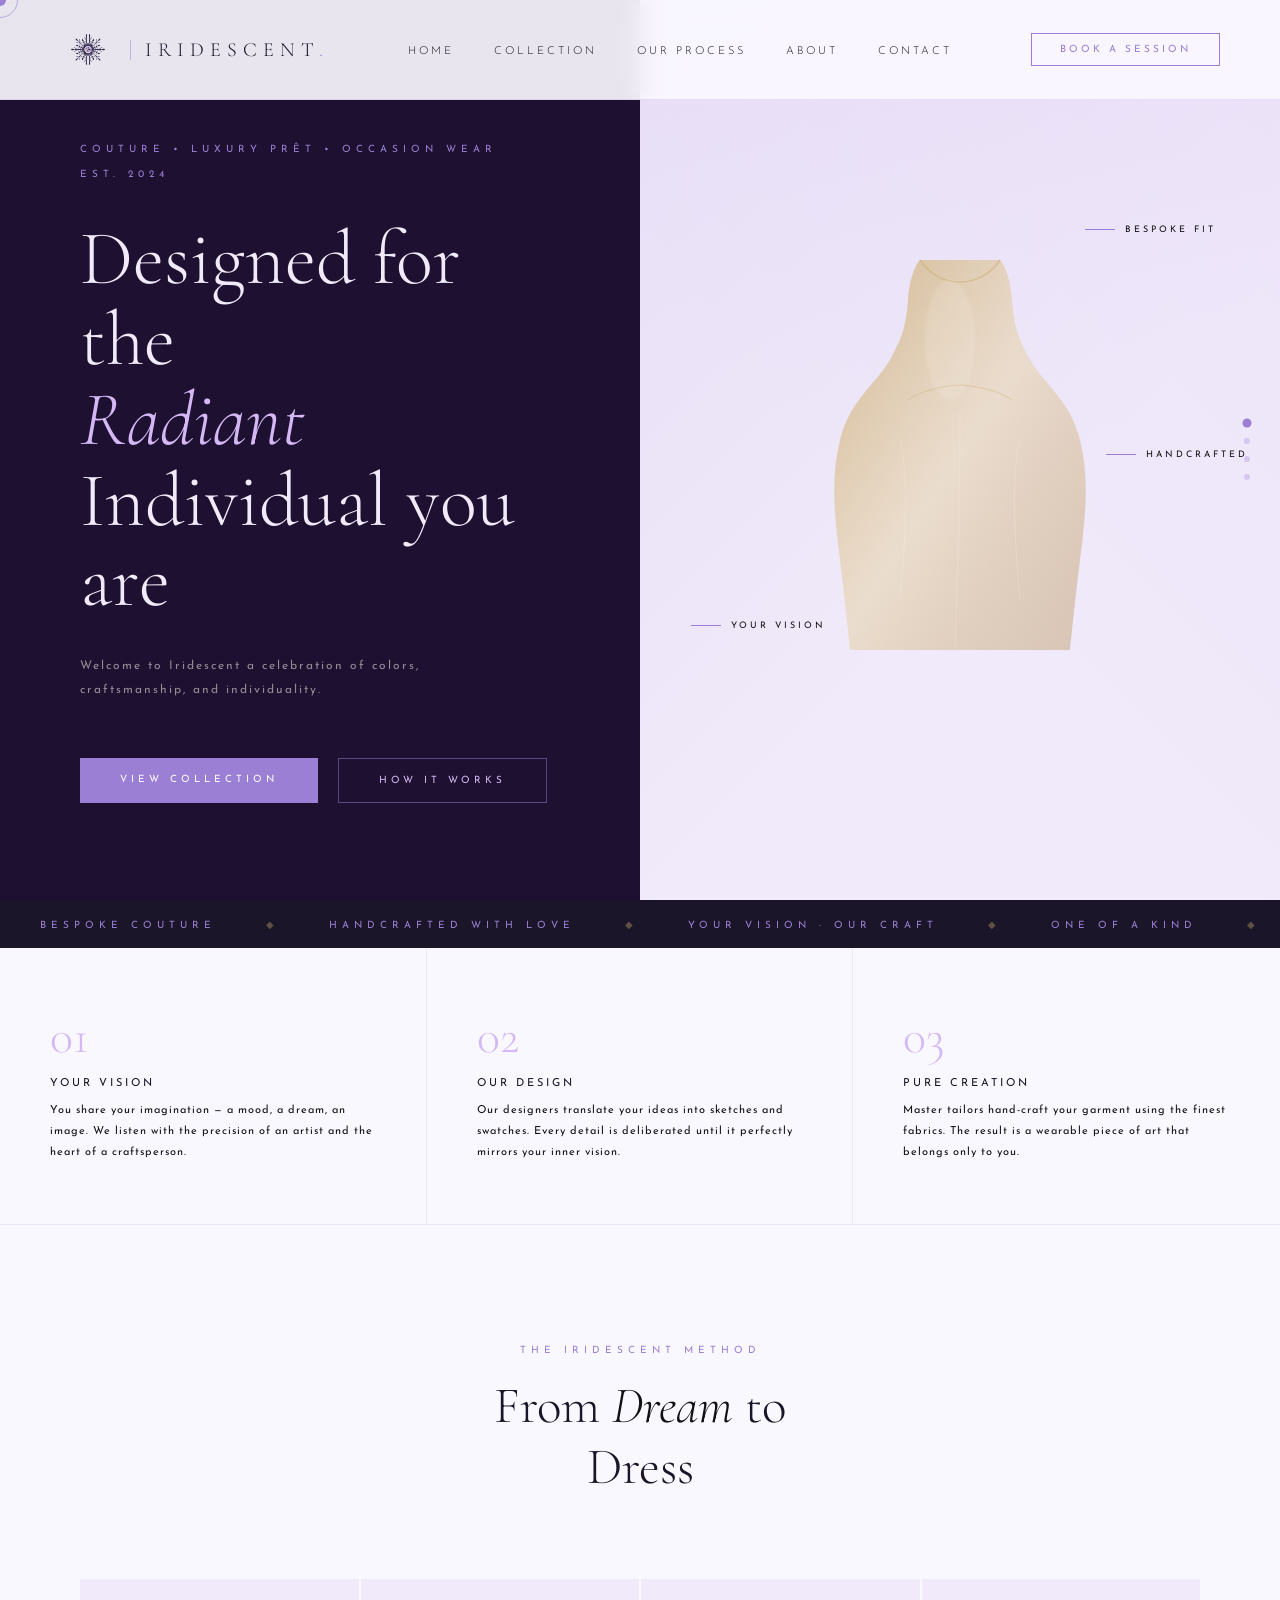
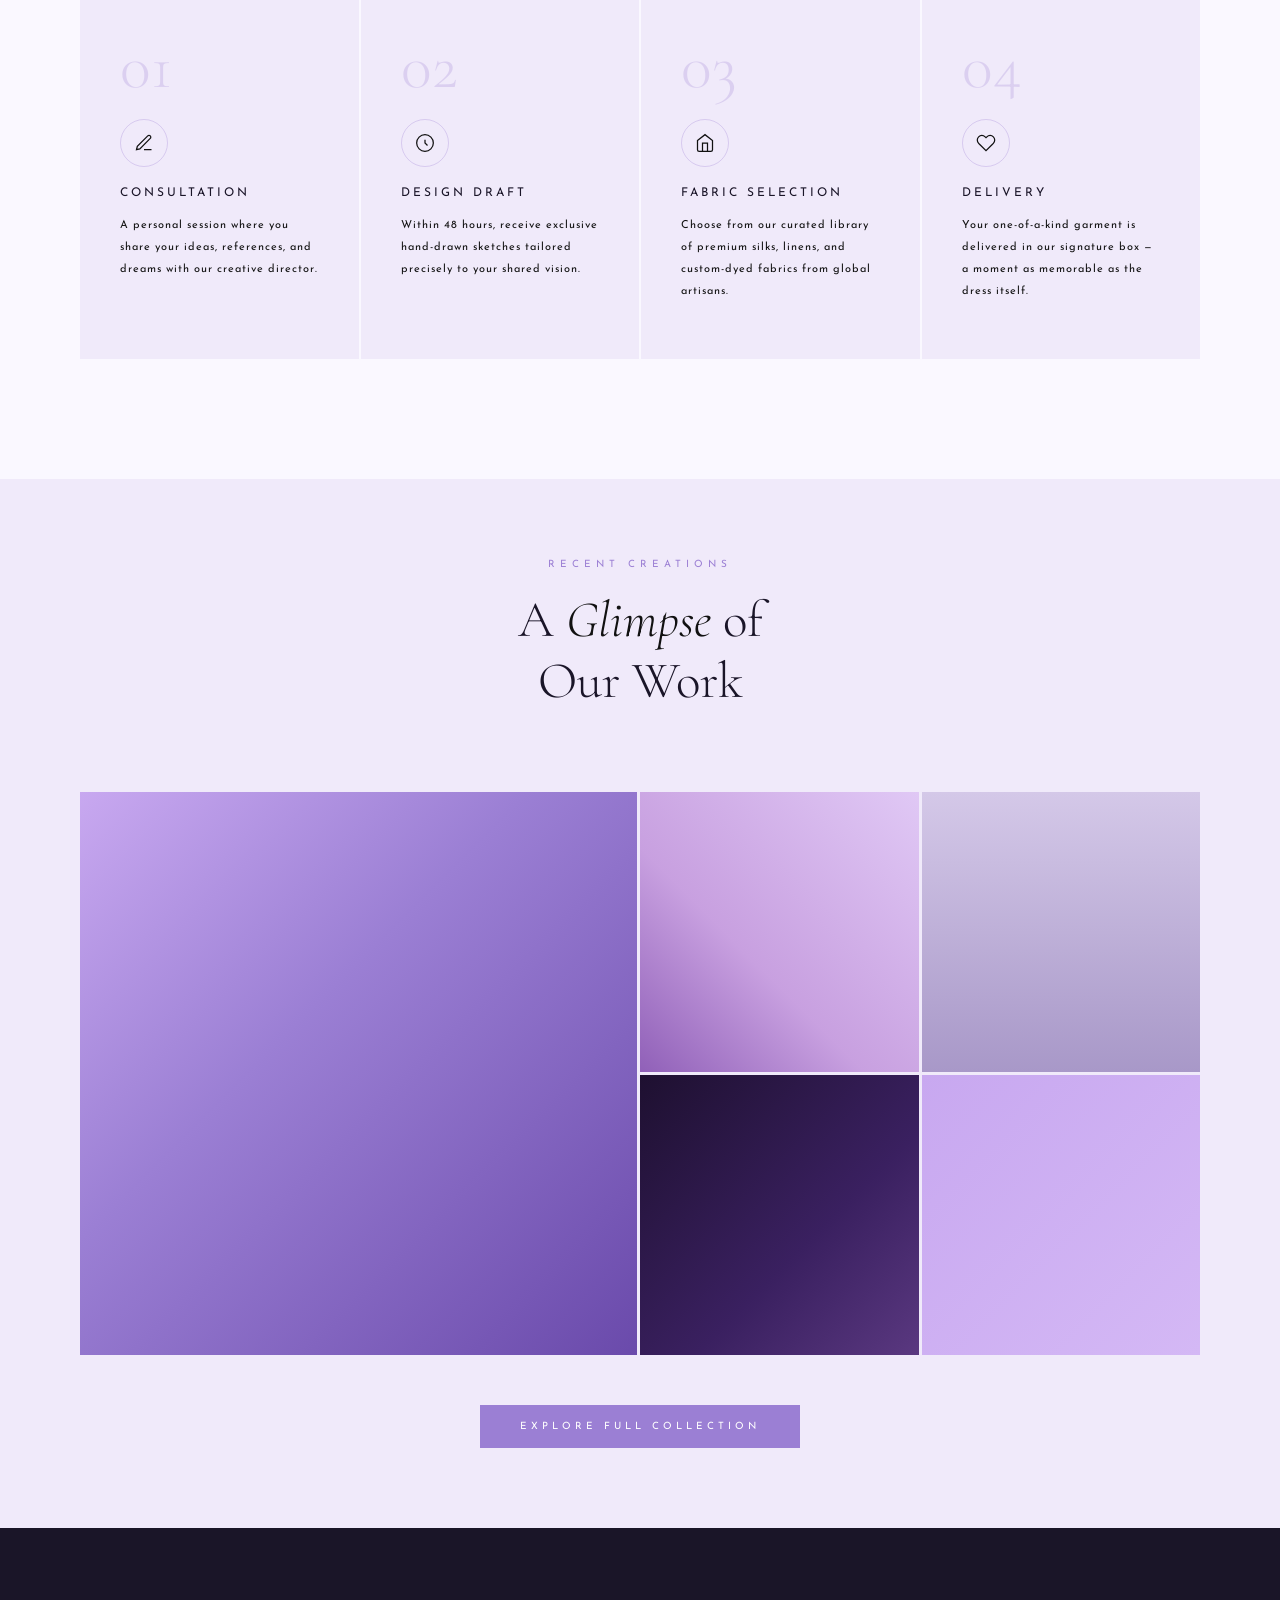
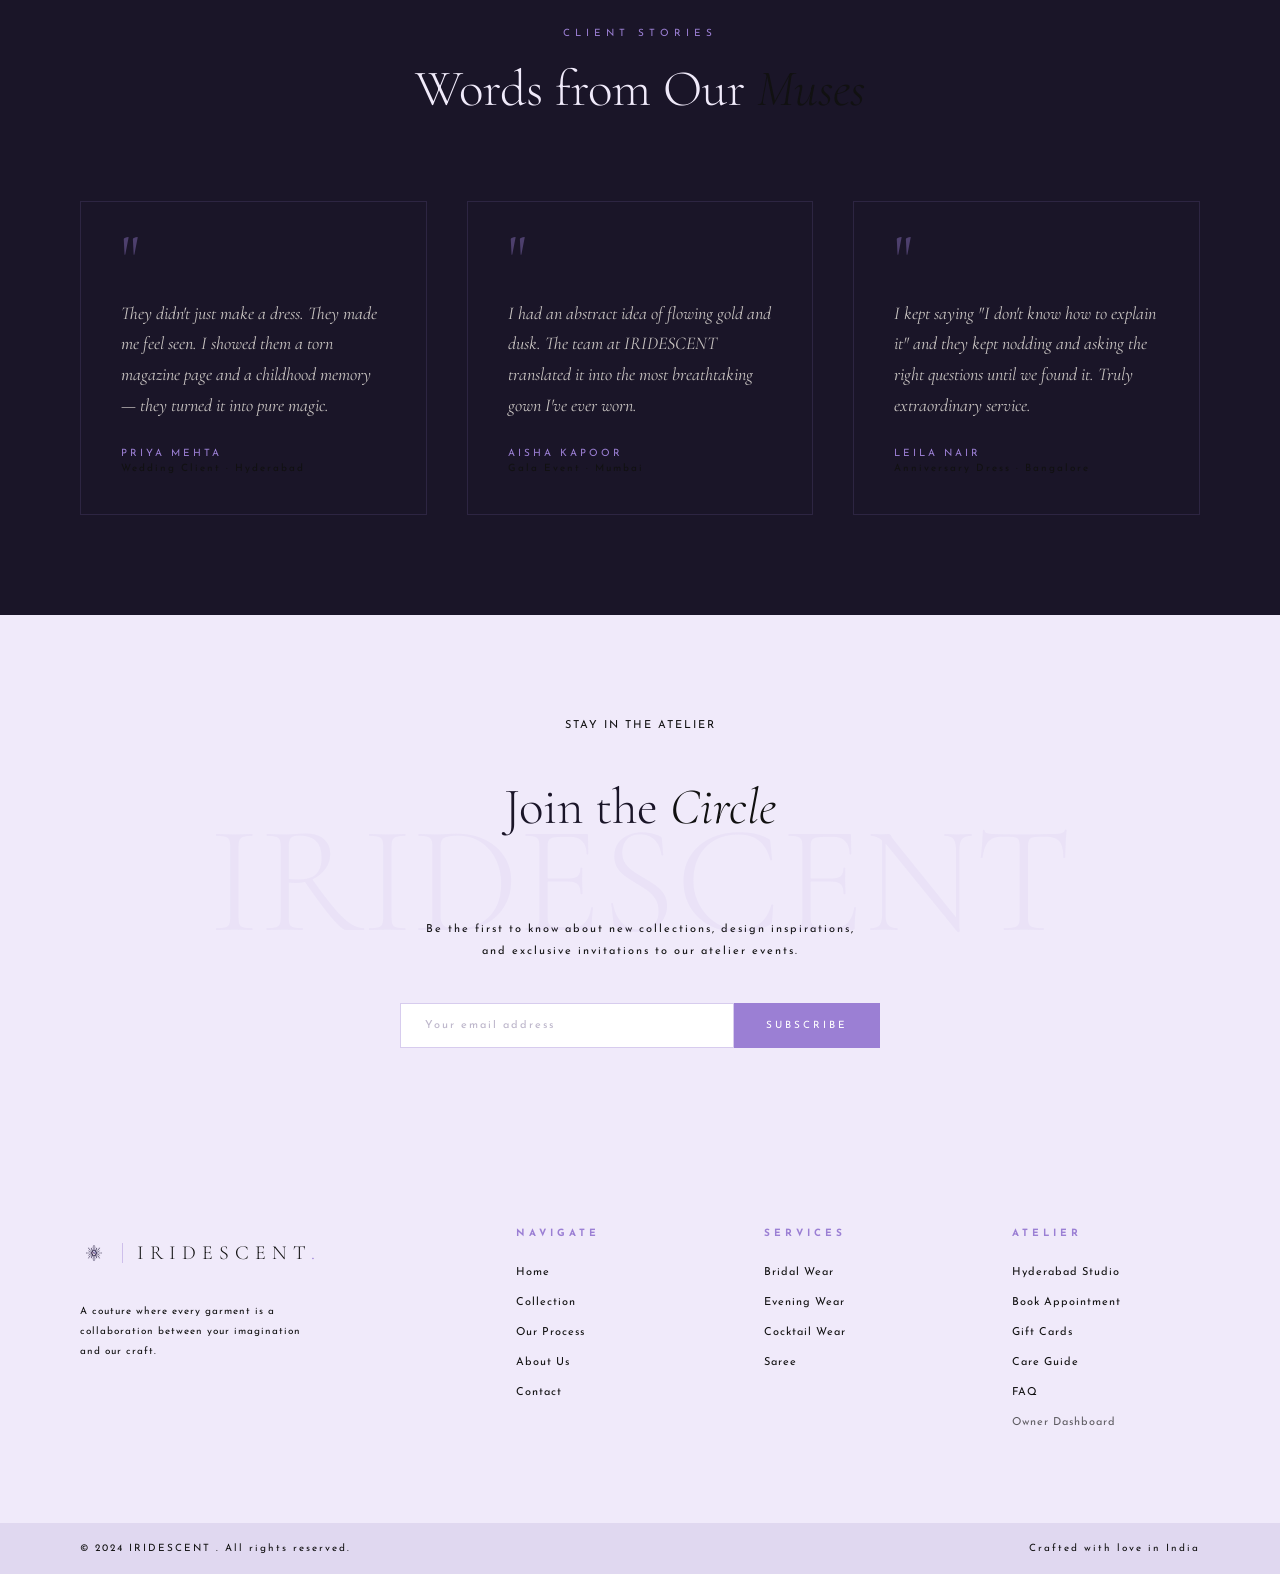
<file: index.html>
<!DOCTYPE html>
<html lang="en">

<head>
  <meta charset="UTF-8" />
  <meta name="viewport" content="width=device-width, initial-scale=1.0" />
  <title>IRIDESCENT — Bespoke Couture Boutique</title>
  <link
    href="https://fonts.googleapis.com/css2?family=Cormorant+Garamond:ital,wght@0,300;0,400;0,600;1,300;1,400&family=Josefin+Sans:wght@200;300;400&display=swap"
    rel="stylesheet" />
  <style>
    *,
    *::before,
    *::after {
      margin: 0;
      padding: 0;
      box-sizing: border-box;
    }

    :root {
      --cream: #f0eafa;
      --warm-white: #faf8ff;
      --charcoal: #1a1528;
      --gold: #9b7fd4;
      --gold-light: #d4b8f5;
      --blush: #e0c8f5;
      --deep: #1e1030;
      --mid: #111111;
    }

    html {
      scroll-behavior: smooth;
    }

    body {
      font-family: 'Josefin Sans', sans-serif;
      background: var(--warm-white);
      color: var(--charcoal);
      overflow-x: hidden;
      cursor: none;
    }

    /* Custom Cursor */
    .cursor {
      width: 12px;
      height: 12px;
      background: var(--gold);
      border-radius: 50%;
      position: fixed;
      top: 0;
      left: 0;
      pointer-events: none;
      z-index: 9999;
      transform: translate(-50%, -50%);
      transition: transform 0.1s ease, width 0.3s ease, height 0.3s ease, background 0.3s ease;
    }

    .cursor-ring {
      width: 36px;
      height: 36px;
      border: 1px solid var(--gold);
      border-radius: 50%;
      position: fixed;
      top: 0;
      left: 0;
      pointer-events: none;
      z-index: 9998;
      transform: translate(-50%, -50%);
      transition: all 0.15s ease;
      opacity: 0.6;
    }

    body:hover .cursor {
      opacity: 1;
    }

    /* NAV */
    nav {
      position: fixed;
      top: 0;
      left: 0;
      right: 0;
      z-index: 1000;
      display: flex;
      align-items: center;
      justify-content: space-between;
      padding: 0 60px;
      height: 100px;
      background: rgba(250, 248, 255, 0.92);
      backdrop-filter: blur(12px);
      border-bottom: 1px solid rgba(155, 127, 212, 0.2);
      transition: padding 0.4s ease;
    }

    nav.scrolled {
      padding: 16px 60px;
    }

    .nav-logo {
      text-decoration: none;
      display: inline-flex;
      align-items: center;
      align-self: stretch;
    }

    .nav-logo img {
      height: 100%;
      width: auto;
      object-fit: contain;
      display: block;
      align-self: stretch;
    }

    .footer-brand .nav-logo img {
      height: 50px;
    }

    .nav-logo-text {
      font-family: 'Cormorant Garamond', serif;
      font-size: 20px;
      font-weight: 300;
      letter-spacing: 6px;
      text-transform: uppercase;
      color: var(--charcoal);
      margin-left: 14px;
      padding-left: 14px;
      border-left: 1px solid rgba(155, 127, 212, 0.5);
      line-height: 1;
      transition: color 0.3s;
    }

    .nav-logo-text span {
      color: var(--gold);
    }

    .footer-brand .nav-logo .nav-logo-text {
      color: #111111;
      border-left-color: rgba(155, 127, 212, 0.4);
    }

    .nav-links {
      display: flex;
      gap: 40px;
      list-style: none;
    }

    .nav-links a {
      text-decoration: none;
      font-size: 11px;
      font-weight: 300;
      letter-spacing: 3px;
      text-transform: uppercase;
      color: var(--mid);
      position: relative;
      transition: color 0.3s ease;
    }

    .nav-links a::after {
      content: '';
      position: absolute;
      bottom: -3px;
      left: 0;
      width: 0;
      height: 1px;
      background: var(--gold);
      transition: width 0.3s ease;
    }

    .nav-links a:hover {
      color: var(--charcoal);
    }

    .nav-links a:hover::after {
      width: 100%;
    }

    .nav-cta {
      font-size: 10px;
      letter-spacing: 3px;
      text-transform: uppercase;
      padding: 10px 28px;
      border: 1px solid var(--gold);
      color: var(--gold);
      text-decoration: none;
      transition: all 0.3s ease;
    }

    .nav-cta:hover {
      background: var(--gold);
      color: white;
    }

    /* HERO */
    .hero {
      min-height: 100vh;
      display: grid;
      grid-template-columns: 1fr 1fr;
      overflow: hidden;
    }

    .hero-left {
      background: var(--deep);
      display: flex;
      flex-direction: column;
      justify-content: center;
      padding: 120px 80px 80px;
      position: relative;
      overflow: hidden;
    }

    .hero-left::before {
      content: '';
      position: absolute;
      top: -50%;
      left: -20%;
      width: 500px;
      height: 500px;
      background: radial-gradient(circle, rgba(155, 127, 212, 0.2) 0%, transparent 70%);
      border-radius: 50%;
    }

    .hero-tag {
      font-size: 10px;
      letter-spacing: 5px;
      text-transform: uppercase;
      color: var(--gold);
      margin-bottom: 32px;
      line-height: 2.5;
      opacity: 0;
      animation: fadeUp 0.8s ease forwards 0.3s;
    }

    .hero-title {
      font-family: 'Cormorant Garamond', serif;
      font-size: clamp(52px, 6vw, 88px);
      font-weight: 300;
      line-height: 1.05;
      color: var(--cream);
      margin-bottom: 32px;
      opacity: 0;
      animation: fadeUp 0.8s ease forwards 0.5s;
    }

    .hero-title em {
      font-style: italic;
      color: var(--gold-light);
    }

    .hero-subtitle {
      font-size: 12px;
      letter-spacing: 2px;
      line-height: 2;
      color: rgba(245, 240, 232, 0.55);
      max-width: 380px;
      margin-bottom: 56px;
      opacity: 0;
      animation: fadeUp 0.8s ease forwards 0.7s;
    }

    .hero-btns {
      display: flex;
      gap: 20px;
      opacity: 0;
      animation: fadeUp 0.8s ease forwards 0.9s;
    }

    .btn-primary {
      padding: 16px 40px;
      background: var(--gold);
      color: white;
      text-decoration: none;
      font-size: 10px;
      letter-spacing: 4px;
      text-transform: uppercase;
      transition: all 0.3s ease;
    }

    .btn-primary:hover {
      background: #7d60b8;
    }

    .btn-outline {
      padding: 16px 40px;
      border: 1px solid rgba(155, 127, 212, 0.5);
      color: var(--gold-light);
      text-decoration: none;
      font-size: 10px;
      letter-spacing: 4px;
      text-transform: uppercase;
      transition: all 0.3s ease;
    }

    .btn-outline:hover {
      border-color: var(--gold);
      color: var(--gold);
    }

    .hero-right {
      background: var(--cream);
      position: relative;
      overflow: hidden;
      display: flex;
      align-items: center;
      justify-content: center;
    }

    .hero-visual {
      width: 100%;
      height: 100%;
      background:
        linear-gradient(135deg, rgba(155, 127, 212, 0.1) 0%, transparent 60%),
        linear-gradient(225deg, rgba(224, 200, 245, 0.2) 0%, transparent 60%);
      display: flex;
      align-items: center;
      justify-content: center;
      position: relative;
    }

    .dress-silhouette {
      width: 280px;
      height: 420px;
      position: relative;
      opacity: 0;
      animation: fadeIn 1.2s ease forwards 1s;
    }

    .dress-silhouette svg {
      width: 100%;
      height: 100%;
    }

    .floating-label {
      position: absolute;
      font-size: 9px;
      letter-spacing: 3px;
      text-transform: uppercase;
      color: var(--mid);
      display: flex;
      align-items: center;
      gap: 10px;
    }

    .floating-label::before {
      content: '';
      width: 30px;
      height: 1px;
      background: var(--gold);
    }

    .label-1 {
      top: 25%;
      right: 10%;
      animation: float 4s ease-in-out infinite;
    }

    .label-2 {
      bottom: 30%;
      left: 8%;
      animation: float 4s ease-in-out infinite 1s;
    }

    .label-3 {
      top: 50%;
      right: 5%;
      animation: float 4s ease-in-out infinite 2s;
    }

    /* MARQUEE */
    .marquee-strip {
      background: var(--charcoal);
      padding: 16px 0;
      overflow: hidden;
      white-space: nowrap;
    }

    .marquee-inner {
      display: inline-block;
      animation: marquee 20s linear infinite;
    }

    .marquee-inner span {
      font-size: 10px;
      letter-spacing: 5px;
      text-transform: uppercase;
      color: var(--gold);
      margin: 0 40px;
    }

    .marquee-inner span.dot {
      color: rgba(201, 169, 110, 0.4);
      letter-spacing: 0;
      margin: 0 10px;
    }

    /* ABOUT STRIP */
    .about-strip {
      display: grid;
      grid-template-columns: 1fr 1fr 1fr;
      border-bottom: 1px solid rgba(155, 127, 212, 0.15);
    }

    .strip-item {
      padding: 60px 50px;
      border-right: 1px solid rgba(155, 127, 212, 0.15);
      transition: background 0.4s ease;
    }

    .strip-item:last-child {
      border-right: none;
    }

    .strip-item:hover {
      background: rgba(155, 127, 212, 0.05);
    }

    .strip-num {
      font-family: 'Cormorant Garamond', serif;
      font-size: 48px;
      font-weight: 300;
      color: var(--gold-light);
      display: block;
      margin-bottom: 12px;
    }

    .strip-label {
      font-size: 11px;
      letter-spacing: 3px;
      text-transform: uppercase;
      color: var(--charcoal);
      margin-bottom: 12px;
      display: block;
    }

    .strip-desc {
      font-size: 11px;
      letter-spacing: 1px;
      line-height: 1.9;
      color: var(--mid);
    }

    /* PROCESS */
    .section {
      padding: 120px 80px;
    }

    .section-header {
      text-align: center;
      margin-bottom: 80px;
    }

    .section-tag {
      font-size: 10px;
      letter-spacing: 5px;
      text-transform: uppercase;
      color: var(--gold);
      margin-bottom: 20px;
    }

    .section-title {
      font-family: 'Cormorant Garamond', serif;
      font-size: clamp(36px, 4vw, 56px);
      font-weight: 300;
      color: var(--charcoal);
      line-height: 1.2;
    }

    .section-title em {
      font-style: italic;
      color: var(--mid);
    }

    .process-grid {
      display: grid;
      grid-template-columns: repeat(4, 1fr);
      gap: 2px;
    }

    .process-card {
      background: var(--cream);
      padding: 56px 40px;
      position: relative;
      overflow: hidden;
      transition: all 0.4s ease;
    }

    .process-card:hover {
      background: var(--charcoal);
    }

    .process-card:hover .p-num,
    .process-card:hover .p-title,
    .process-card:hover .p-desc {
      color: var(--cream);
    }

    .process-card:hover .p-icon {
      border-color: var(--gold);
    }

    .process-card:hover .p-icon svg {
      stroke: var(--gold);
    }

    .p-num {
      font-family: 'Cormorant Garamond', serif;
      font-size: 64px;
      font-weight: 300;
      color: rgba(155, 127, 212, 0.25);
      line-height: 1;
      transition: color 0.4s ease;
    }

    .p-icon {
      width: 48px;
      height: 48px;
      border: 1px solid rgba(155, 127, 212, 0.3);
      border-radius: 50%;
      display: flex;
      align-items: center;
      justify-content: center;
      margin: 20px 0;
      transition: all 0.4s ease;
    }

    .p-icon svg {
      width: 20px;
      height: 20px;
      stroke: var(--mid);
      fill: none;
      stroke-width: 1.5;
      transition: stroke 0.4s ease;
    }

    .p-title {
      font-size: 12px;
      letter-spacing: 3px;
      text-transform: uppercase;
      color: var(--charcoal);
      margin-bottom: 16px;
      transition: color 0.4s ease;
    }

    .p-desc {
      font-size: 11px;
      letter-spacing: 1px;
      line-height: 2;
      color: var(--mid);
      transition: color 0.4s ease;
    }

    /* GALLERY TEASER */
    .gallery-teaser {
      padding: 80px;
      background: var(--cream);
    }

    .gallery-grid {
      display: grid;
      grid-template-columns: 2fr 1fr 1fr;
      grid-template-rows: 280px 280px;
      gap: 3px;
    }

    .g-item {
      overflow: hidden;
      position: relative;
      cursor: pointer;
    }

    .g-item.tall {
      grid-row: span 2;
    }

    .g-inner {
      width: 100%;
      height: 100%;
      transition: transform 0.6s ease;
    }

    .g-item:hover .g-inner {
      transform: scale(1.04);
    }

    .g-overlay {
      position: absolute;
      bottom: 0;
      left: 0;
      right: 0;
      background: linear-gradient(transparent, rgba(26, 26, 26, 0.7));
      padding: 30px 24px 20px;
      opacity: 0;
      transition: opacity 0.4s ease;
    }

    .g-item:hover .g-overlay {
      opacity: 1;
    }

    .g-overlay span {
      font-size: 10px;
      letter-spacing: 3px;
      text-transform: uppercase;
      color: white;
    }

    /* SVG placeholder patterns */
    .pattern-1 {
      background: linear-gradient(135deg, #c8a8f0 0%, #9b7fd4 40%, #6a4aab 100%);
    }

    .pattern-2 {
      background: linear-gradient(225deg, #e0c8f5 0%, #c8a0e0 60%, #9060b8 100%);
    }

    .pattern-3 {
      background: linear-gradient(180deg, #d4c8e8 0%, #a898c8 100%);
    }

    .pattern-4 {
      background: linear-gradient(135deg, #1e1030 0%, #3a2060 60%, #5a3880 100%);
    }

    .pattern-5 {
      background: linear-gradient(315deg, #d4b8f5 0%, #c8a8f0 100%);
    }

    /* TESTIMONIALS */
    .testimonials {
      padding: 100px 80px;
      background: var(--charcoal);
    }

    .testimonials .section-title {
      color: var(--cream);
    }

    .testimonials .section-tag {
      color: var(--gold);
    }

    .test-grid {
      display: grid;
      grid-template-columns: repeat(3, 1fr);
      gap: 40px;
      margin-top: 60px;
    }

    .test-card {
      padding: 40px;
      border: 1px solid rgba(155, 127, 212, 0.15);
      position: relative;
      transition: border-color 0.4s ease;
    }

    .test-card:hover {
      border-color: rgba(155, 127, 212, 0.5);
    }

    .test-quote {
      font-family: 'Cormorant Garamond', serif;
      font-size: 64px;
      color: var(--gold);
      line-height: 0.5;
      margin-bottom: 24px;
      opacity: 0.4;
    }

    .test-text {
      font-family: 'Cormorant Garamond', serif;
      font-size: 18px;
      font-style: italic;
      color: rgba(245, 240, 232, 0.8);
      line-height: 1.7;
      margin-bottom: 28px;
    }

    .test-author {
      font-size: 10px;
      letter-spacing: 3px;
      text-transform: uppercase;
      color: var(--gold);
    }

    .test-role {
      font-size: 10px;
      letter-spacing: 2px;
      color: var(--mid);
      margin-top: 4px;
    }

    /* NEWSLETTER */
    .newsletter {
      padding: 100px 80px;
      text-align: center;
      background: var(--cream);
      position: relative;
      overflow: hidden;
    }

    .newsletter::before {
      content: 'IRIDESCENT';
      position: absolute;
      font-family: 'Cormorant Garamond', serif;
      font-size: clamp(40px, 12vw, 220px);
      font-weight: 300;
      color: rgba(155, 127, 212, 0.07);
      top: 50%;
      left: 50%;
      transform: translate(-50%, -50%);
      pointer-events: none;
      white-space: nowrap;
    }

    .newsletter .section-title {
      margin-bottom: 20px;
    }

    .newsletter p {
      font-size: 11px;
      letter-spacing: 2px;
      color: var(--mid);
      margin-bottom: 40px;
      line-height: 2;
    }

    .email-form {
      display: flex;
      justify-content: center;
      gap: 0;
      max-width: 480px;
      margin: 0 auto;
    }

    .email-form input {
      flex: 1;
      padding: 16px 24px;
      border: 1px solid rgba(155, 127, 212, 0.4);
      background: white;
      font-family: 'Josefin Sans', sans-serif;
      font-size: 11px;
      letter-spacing: 2px;
      color: var(--charcoal);
      outline: none;
    }

    .email-form input::placeholder {
      color: rgba(122, 107, 149, 0.5);
    }

    .email-form button {
      padding: 16px 32px;
      background: var(--gold);
      border: none;
      color: white;
      font-family: 'Josefin Sans', sans-serif;
      font-size: 10px;
      letter-spacing: 3px;
      text-transform: uppercase;
      cursor: pointer;
      transition: background 0.3s ease;
    }

    .email-form button:hover {
      background: var(--deep);
    }

    /* FOOTER */
    footer {
      background: #f0eafa;
      padding: 80px;
      display: grid;
      grid-template-columns: 2fr 1fr 1fr 1fr;
      gap: 60px;
    }

    .footer-brand .nav-logo {
      color: #111111;
      font-size: 24px;
    }

    .footer-brand p {
      margin-top: 20px;
      font-size: 10px;
      letter-spacing: 1px;
      line-height: 2;
      color: #111111;
      max-width: 240px;
    }

    .footer-col h4 {
      font-size: 10px;
      letter-spacing: 4px;
      text-transform: uppercase;
      color: var(--gold);
      margin-bottom: 24px;
    }

    .footer-col ul {
      list-style: none;
    }

    .footer-col ul li {
      margin-bottom: 14px;
    }

    .footer-col ul li a {
      font-size: 11px;
      letter-spacing: 1px;
      color: #111111;
      text-decoration: none;
      transition: color 0.3s ease;
    }

    .footer-col ul li a:hover {
      color: var(--gold);
    }

    .footer-bottom {
      background: #e0d8f0;
      padding: 20px 80px;
      display: flex;
      justify-content: space-between;
      align-items: center;
    }

    .footer-bottom span {
      font-size: 10px;
      letter-spacing: 2px;
      color: #111111;
    }

    /* ANIMATIONS */
    @keyframes fadeUp {
      from {
        opacity: 0;
        transform: translateY(30px);
      }

      to {
        opacity: 1;
        transform: translateY(0);
      }
    }

    @keyframes fadeIn {
      from {
        opacity: 0;
      }

      to {
        opacity: 1;
      }
    }

    @keyframes float {

      0%,
      100% {
        transform: translateY(0);
      }

      50% {
        transform: translateY(-12px);
      }
    }

    @keyframes marquee {
      from {
        transform: translateX(0);
      }

      to {
        transform: translateX(-50%);
      }
    }

    /* PAGE NAV INDICATOR */
    .page-nav {
      position: fixed;
      right: 30px;
      top: 50%;
      transform: translateY(-50%);
      z-index: 500;
      display: flex;
      flex-direction: column;
      gap: 12px;
    }

    .page-dot {
      width: 6px;
      height: 6px;
      background: rgba(155, 127, 212, 0.3);
      border-radius: 50%;
      cursor: pointer;
      transition: all 0.3s ease;
    }

    .page-dot.active {
      background: var(--gold);
      transform: scale(1.5);
    }

    /* ── INDEX: TABLET ── */
    @media (max-width: 1024px) {
      .hero-left {
        padding: 120px 40px 60px;
      }

      .strip-item {
        padding: 40px 30px;
      }

      .section {
        padding: 80px 40px;
      }

      .process-grid {
        grid-template-columns: repeat(2, 1fr);
      }

      .gallery-teaser {
        padding: 60px 40px;
      }

      .testimonials {
        padding: 60px 40px;
      }

      .newsletter {
        padding: 60px 40px;
      }
    }

    /* ── INDEX: MOBILE ── */
    @media (max-width: 768px) {
      .hero {
        grid-template-columns: 1fr;
        min-height: auto;
      }

      .hero-left {
        padding: 100px 24px 60px;
      }

      .hero-right {
        display: none;
      }

      .page-nav {
        display: none;
      }

      .about-strip {
        grid-template-columns: 1fr;
      }

      .strip-item {
        border-right: none;
        border-bottom: 1px solid rgba(201, 169, 110, 0.15);
        padding: 36px 24px;
      }

      .strip-item:last-child {
        border-bottom: none;
      }

      .section {
        padding: 60px 24px;
      }

      .process-grid {
        grid-template-columns: 1fr;
      }

      .gallery-teaser {
        padding: 60px 24px;
      }

      .gallery-grid {
        grid-template-columns: 1fr;
        grid-template-rows: auto;
      }

      .g-item.tall {
        grid-row: span 1;
      }

      .g-inner {
        height: 220px;
      }

      .testimonials {
        padding: 60px 24px;
      }

      .test-grid {
        grid-template-columns: 1fr;
        gap: 24px;
      }

      .newsletter {
        padding: 60px 24px;
      }

      .email-form {
        flex-direction: column;
        max-width: 100%;
      }

      .email-form input {
        border: 1px solid rgba(201, 169, 110, 0.4);
      }

      .email-form button {
        width: 100%;
      }
    }
  </style>
  <link rel="stylesheet" href="responsive.css" />
</head>

<body>

  <div class="cursor" id="cursor"></div>
  <div class="cursor-ring" id="cursorRing"></div>

  <!-- NAV -->
  <nav id="navbar">
    <a href="index.html" class="nav-logo"><img src="Photos/Logo.png" alt="IRIDESCENT Boutique" /><span
        class="nav-logo-text">IRIDESCENT<span>.</span></span></a>
    <ul class="nav-links" id="navLinks">
      <li><a href="index.html">Home</a></li>
      <li><a href="collection.html">Collection</a></li>
      <li><a href="process.html">Our Process</a></li>
      <li><a href="about.html">About</a></li>
      <li><a href="contact.html">Contact</a></li>
    </ul>
    <a href="contact.html" class="nav-cta">Book a Session</a>
    <button class="nav-burger" id="navBurger" onclick="toggleNav()" aria-label="Toggle menu">☰</button>
  </nav>

  <!-- SIDE DOTS -->
  <div class="page-nav">
    <div class="page-dot active"></div>
    <div class="page-dot"></div>
    <div class="page-dot"></div>
    <div class="page-dot"></div>
  </div>

  <!-- HERO -->
  <section class="hero">
    <div class="hero-left">
      <p class="hero-tag">Couture • Luxury prêt • Occasion wear<br>Est. 2024</p>
      <h1 class="hero-title">Designed for the<br><em>Radiant </em><br>Individual you are </h1>
      <p class="hero-subtitle">Welcome to Iridescent a celebration of colors, craftsmanship, and individuality.</p>
      <div class="hero-btns">
        <a href="collection.html" class="btn-primary">View Collection</a>
        <a href="process.html" class="btn-outline">How It Works</a>
      </div>
    </div>
    <div class="hero-right">
      <div class="hero-visual">
        <div class="dress-silhouette">
          <svg viewBox="0 0 280 420" xmlns="http://www.w3.org/2000/svg">
            <defs>
              <linearGradient id="dressGrad" x1="0%" y1="0%" x2="100%" y2="100%">
                <stop offset="0%" style="stop-color:#c9a96e;stop-opacity:0.9" />
                <stop offset="50%" style="stop-color:#e8d5b0;stop-opacity:0.7" />
                <stop offset="100%" style="stop-color:#b8935a;stop-opacity:0.5" />
              </linearGradient>
              <filter id="soft">
                <feGaussianBlur stdDeviation="1" />
              </filter>
            </defs>
            <!-- Dress body -->
            <path
              d="M100 20 C100 20 90 30 88 60 C86 90 80 100 70 120 C55 145 30 160 20 200 C10 240 15 280 20 320 C25 360 30 410 30 410 L250 410 C250 410 255 360 260 320 C265 280 270 240 260 200 C250 160 225 145 210 120 C200 100 194 90 192 60 C190 30 180 20 180 20 Z"
              fill="url(#dressGrad)" opacity="0.85" />
            <!-- Waist -->
            <path d="M88 160 C100 150 130 145 140 145 C150 145 180 150 192 160" fill="none"
              stroke="rgba(201,169,110,0.4)" stroke-width="1" />
            <!-- Neckline -->
            <path d="M100 20 C110 35 125 42 140 42 C155 42 170 35 180 20" fill="none" stroke="rgba(201,169,110,0.5)"
              stroke-width="1.5" />
            <!-- Fabric fold lines -->
            <path d="M80 200 C90 240 85 300 80 360" fill="none" stroke="rgba(255,255,255,0.2)" stroke-width="0.8" />
            <path d="M140 170 C140 240 138 320 135 410" fill="none" stroke="rgba(255,255,255,0.2)" stroke-width="0.8" />
            <path d="M200 200 C190 240 195 300 200 360" fill="none" stroke="rgba(255,255,255,0.2)" stroke-width="0.8" />
            <!-- Shimmer -->
            <ellipse cx="130" cy="100" rx="25" ry="60" fill="rgba(255,255,255,0.12)" filter="url(#soft)" />
          </svg>
        </div>
        <div class="floating-label label-1">Bespoke Fit</div>
        <div class="floating-label label-2">Your Vision</div>
        <div class="floating-label label-3">Handcrafted</div>
      </div>
    </div>
  </section>

  <!-- MARQUEE -->
  <div class="marquee-strip">
    <div class="marquee-inner">
      <span>Bespoke Couture</span><span class="dot">◆</span>
      <span>Handcrafted with Love</span><span class="dot">◆</span>
      <span>Your Vision · Our Craft</span><span class="dot">◆</span>
      <span>One of a Kind</span><span class="dot">◆</span>
      <span>Designed for You</span><span class="dot">◆</span>
      <span>IRIDESCENT Boutique</span><span class="dot">◆</span>
      <span>Bespoke Couture</span><span class="dot">◆</span>
      <span>Handcrafted with Love</span><span class="dot">◆</span>
      <span>Your Vision · Our Craft</span><span class="dot">◆</span>
      <span>One of a Kind</span><span class="dot">◆</span>
      <span>Designed for You</span><span class="dot">◆</span>
      <span>IRIDESCENT Boutique</span><span class="dot">◆</span>
    </div>
  </div>

  <!-- ABOUT STRIP -->
  <div class="about-strip">
    <div class="strip-item">
      <span class="strip-num">01</span>
      <span class="strip-label">Your Vision</span>
      <p class="strip-desc">You share your imagination — a mood, a dream, an image. We listen with the precision of an
        artist and the heart of a craftsperson.</p>
    </div>
    <div class="strip-item">
      <span class="strip-num">02</span>
      <span class="strip-label">Our Design</span>
      <p class="strip-desc">Our designers translate your ideas into sketches and swatches. Every detail is deliberated
        until it perfectly mirrors your inner vision.</p>
    </div>
    <div class="strip-item">
      <span class="strip-num">03</span>
      <span class="strip-label">Pure Creation</span>
      <p class="strip-desc">Master tailors hand-craft your garment using the finest fabrics. The result is a wearable
        piece of art that belongs only to you.</p>
    </div>
  </div>

  <!-- PROCESS -->
  <section class="section">
    <div class="section-header">
      <p class="section-tag">The IRIDESCENT Method</p>
      <h2 class="section-title">From <em>Dream</em> to<br>Dress</h2>
    </div>
    <div class="process-grid">
      <div class="process-card">
        <div class="p-num">01</div>
        <div class="p-icon">
          <svg viewBox="0 0 24 24">
            <path d="M12 20h9M16.5 3.5a2.121 2.121 0 013 3L7 19l-4 1 1-4L16.5 3.5z" />
          </svg>
        </div>
        <div class="p-title">Consultation</div>
        <p class="p-desc">A personal session where you share your ideas, references, and dreams with our creative
          director.</p>
      </div>
      <div class="process-card">
        <div class="p-num">02</div>
        <div class="p-icon">
          <svg viewBox="0 0 24 24">
            <circle cx="12" cy="12" r="10" />
            <path d="M12 8v4l3 3" />
          </svg>
        </div>
        <div class="p-title">Design Draft</div>
        <p class="p-desc">Within 48 hours, receive exclusive hand-drawn sketches tailored precisely to your shared
          vision.</p>
      </div>
      <div class="process-card">
        <div class="p-num">03</div>
        <div class="p-icon">
          <svg viewBox="0 0 24 24">
            <path d="M3 9l9-7 9 7v11a2 2 0 01-2 2H5a2 2 0 01-2-2z" />
            <polyline points="9 22 9 12 15 12 15 22" />
          </svg>
        </div>
        <div class="p-title">Fabric Selection</div>
        <p class="p-desc">Choose from our curated library of premium silks, linens, and custom-dyed fabrics from global
          artisans.</p>
      </div>
      <div class="process-card">
        <div class="p-num">04</div>
        <div class="p-icon">
          <svg viewBox="0 0 24 24">
            <path
              d="M20.84 4.61a5.5 5.5 0 00-7.78 0L12 5.67l-1.06-1.06a5.5 5.5 0 00-7.78 7.78l1.06 1.06L12 21.23l7.78-7.78 1.06-1.06a5.5 5.5 0 000-7.78z" />
          </svg>
        </div>
        <div class="p-title">Delivery</div>
        <p class="p-desc">Your one-of-a-kind garment is delivered in our signature box — a moment as memorable as the
          dress itself.</p>
      </div>
    </div>
  </section>

  <!-- GALLERY TEASER -->
  <div class="gallery-teaser">
    <div class="section-header">
      <p class="section-tag">Recent Creations</p>
      <h2 class="section-title">A <em>Glimpse</em> of<br>Our Work</h2>
    </div>
    <div class="gallery-grid">
      <div class="g-item tall">
        <div class="g-inner pattern-1"></div>
        <div class="g-overlay"><span>Evening Gown · Silk</span></div>
      </div>
      <div class="g-item">
        <div class="g-inner pattern-2"></div>
        <div class="g-overlay"><span>Bridal · Lace & Tulle</span></div>
      </div>
      <div class="g-item">
        <div class="g-inner pattern-3"></div>
        <div class="g-overlay"><span>Cocktail · Chiffon</span></div>
      </div>
      <div class="g-item">
        <div class="g-inner pattern-4"></div>
        <div class="g-overlay"><span>Saree · Silk</span></div>
      </div>
      <div class="g-item">
        <div class="g-inner pattern-5"></div>
        <div class="g-overlay"><span>Formal · Crepe</span></div>
      </div>
    </div>
    <div style="text-align:center; margin-top:50px;">
      <a href="collection.html" class="btn-primary" style="display:inline-block;">Explore Full Collection</a>
    </div>
  </div>

  <!-- TESTIMONIALS -->
  <section class="testimonials">
    <div class="section-header">
      <p class="section-tag">Client Stories</p>
      <h2 class="section-title">Words from Our <em>Muses</em></h2>
    </div>
    <div class="test-grid">
      <div class="test-card">
        <div class="test-quote">"</div>
        <p class="test-text">They didn't just make a dress. They made me feel seen. I showed them a torn magazine page
          and a childhood memory — they turned it into pure magic.</p>
        <div class="test-author">Priya Mehta</div>
        <div class="test-role">Wedding Client · Hyderabad</div>
      </div>
      <div class="test-card">
        <div class="test-quote">"</div>
        <p class="test-text">I had an abstract idea of flowing gold and dusk. The team at IRIDESCENT translated it into
          the most breathtaking gown I've ever worn.</p>
        <div class="test-author">Aisha Kapoor</div>
        <div class="test-role">Gala Event · Mumbai</div>
      </div>
      <div class="test-card">
        <div class="test-quote">"</div>
        <p class="test-text">I kept saying "I don't know how to explain it" and they kept nodding and asking the right
          questions until we found it. Truly extraordinary service.</p>
        <div class="test-author">Leila Nair</div>
        <div class="test-role">Anniversary Dress · Bangalore</div>
      </div>
    </div>
  </section>

  <!-- NEWSLETTER -->
  <section class="newsletter">
    <div class="section-header">
      <p class="section-tag">Stay in the Atelier</p>
      <h2 class="section-title">Join the <em>Circle</em></h2>
    </div>
    <p>Be the first to know about new collections, design inspirations,<br>and exclusive invitations to our atelier
      events.</p>
    <div class="email-form">
      <input type="email" placeholder="Your email address" />
      <button type="button">Subscribe</button>
    </div>
  </section>

  <!-- FOOTER -->
  <footer>
    <div class="footer-brand">
      <a href="index.html" class="nav-logo"><img src="Photos/Logo.png" alt="IRIDESCENT Boutique" /><span
          class="nav-logo-text">IRIDESCENT<span>.</span></span></a>
      <p>A couture where every garment is a collaboration between your imagination and our craft.</p>
    </div>
    <div class="footer-col">
      <h4>Navigate</h4>
      <ul>
        <li><a href="index.html">Home</a></li>
        <li><a href="collection.html">Collection</a></li>
        <li><a href="process.html">Our Process</a></li>
        <li><a href="about.html">About Us</a></li>
        <li><a href="contact.html">Contact</a></li>
      </ul>
    </div>
    <div class="footer-col">
      <h4>Services</h4>
      <ul>
        <li><a href="collection.html?cat=bridal">Bridal Wear</a></li>
        <li><a href="collection.html?cat=evening">Evening Wear</a></li>
        <li><a href="collection.html?cat=cocktail">Cocktail Wear</a></li>
        <li><a href="collection.html?cat=saree">Saree</a></li>
      </ul>
    </div>
    <div class="footer-col">
      <h4>Atelier</h4>
      <ul>
        <li><a href="contact.html#studio">Hyderabad Studio</a></li>
        <li><a href="contact.html">Book Appointment</a></li>
        <li><a href="contact.html">Gift Cards</a></li>
        <li><a href="process.html">Care Guide</a></li>
        <li><a href="process.html#faq">FAQ</a></li>
        <li><a href="dashboard.html" style="opacity: 0.65;">Owner Dashboard</a></li>
      </ul>
    </div>
  </footer>
  <div class="footer-bottom">
    <span>© 2024 IRIDESCENT . All rights reserved.</span>
    <span>Crafted with love in India</span>
  </div>

  <script>
    // Hamburger nav
    function toggleNav() {
      const links = document.getElementById('navLinks');
      const burger = document.getElementById('navBurger');
      const isOpen = links.classList.toggle('open');
      burger.textContent = isOpen ? '✕' : '☰';
    }
    document.querySelectorAll('.nav-links a').forEach(a => a.addEventListener('click', () => {
      document.getElementById('navLinks').classList.remove('open');
      document.getElementById('navBurger').textContent = '☰';
    }));
    // Custom cursor
    const cursor = document.getElementById('cursor');
    const ring = document.getElementById('cursorRing');
    document.addEventListener('mousemove', e => {
      cursor.style.left = e.clientX + 'px';
      cursor.style.top = e.clientY + 'px';
      setTimeout(() => {
        ring.style.left = e.clientX + 'px';
        ring.style.top = e.clientY + 'px';
      }, 80);
    });
    document.querySelectorAll('a, button').forEach(el => {
      el.addEventListener('mouseenter', () => {
        cursor.style.width = '20px'; cursor.style.height = '20px';
        ring.style.width = '50px'; ring.style.height = '50px';
      });
      el.addEventListener('mouseleave', () => {
        cursor.style.width = '12px'; cursor.style.height = '12px';
        ring.style.width = '36px'; ring.style.height = '36px';
      });
    });

    // Nav scroll
    window.addEventListener('scroll', () => {
      document.getElementById('navbar').classList.toggle('scrolled', window.scrollY > 50);
    });

    // Intersection observer for animations
    const observer = new IntersectionObserver(entries => {
      entries.forEach(e => { if (e.isIntersecting) e.target.style.opacity = '1'; });
    }, { threshold: 0.1 });
  </script>
  <!-- Client-Side Analytics Tracker -->
  <script src="analytics.js"></script>
</body>

</html>
</file>
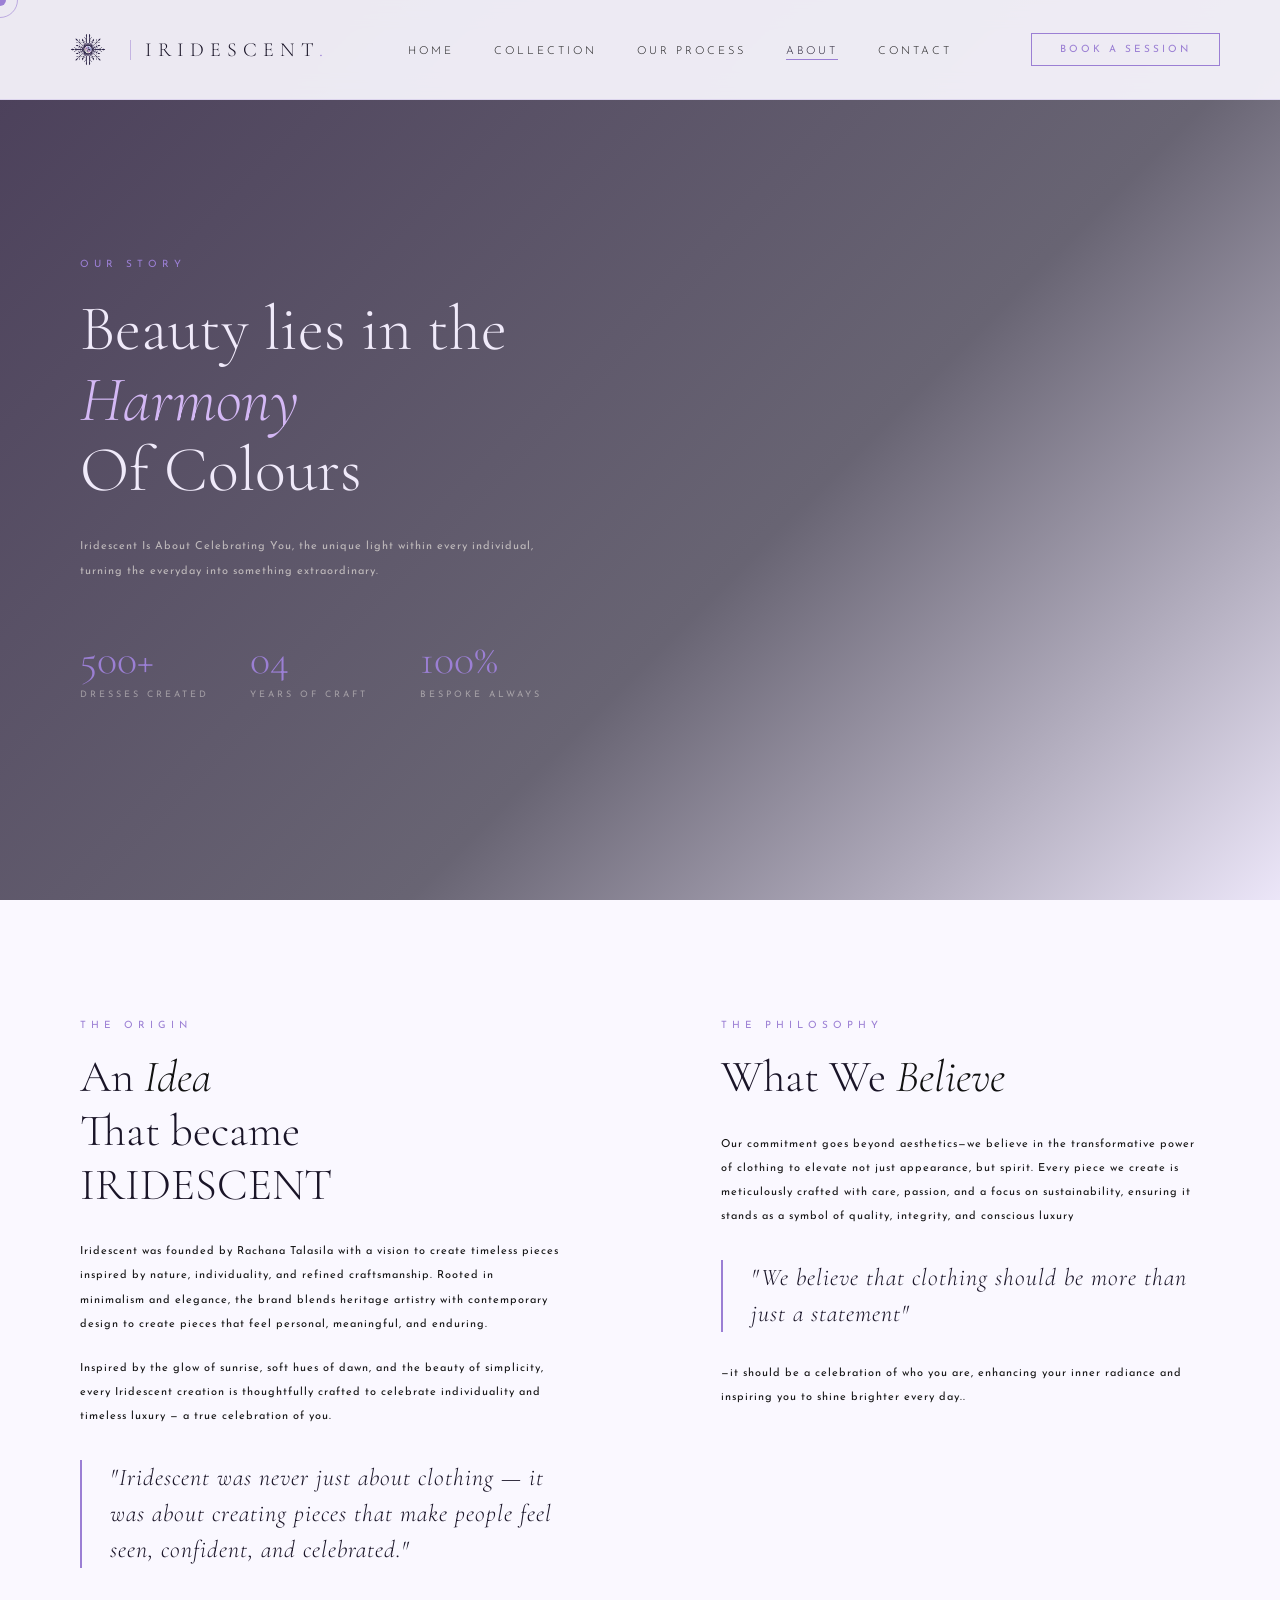
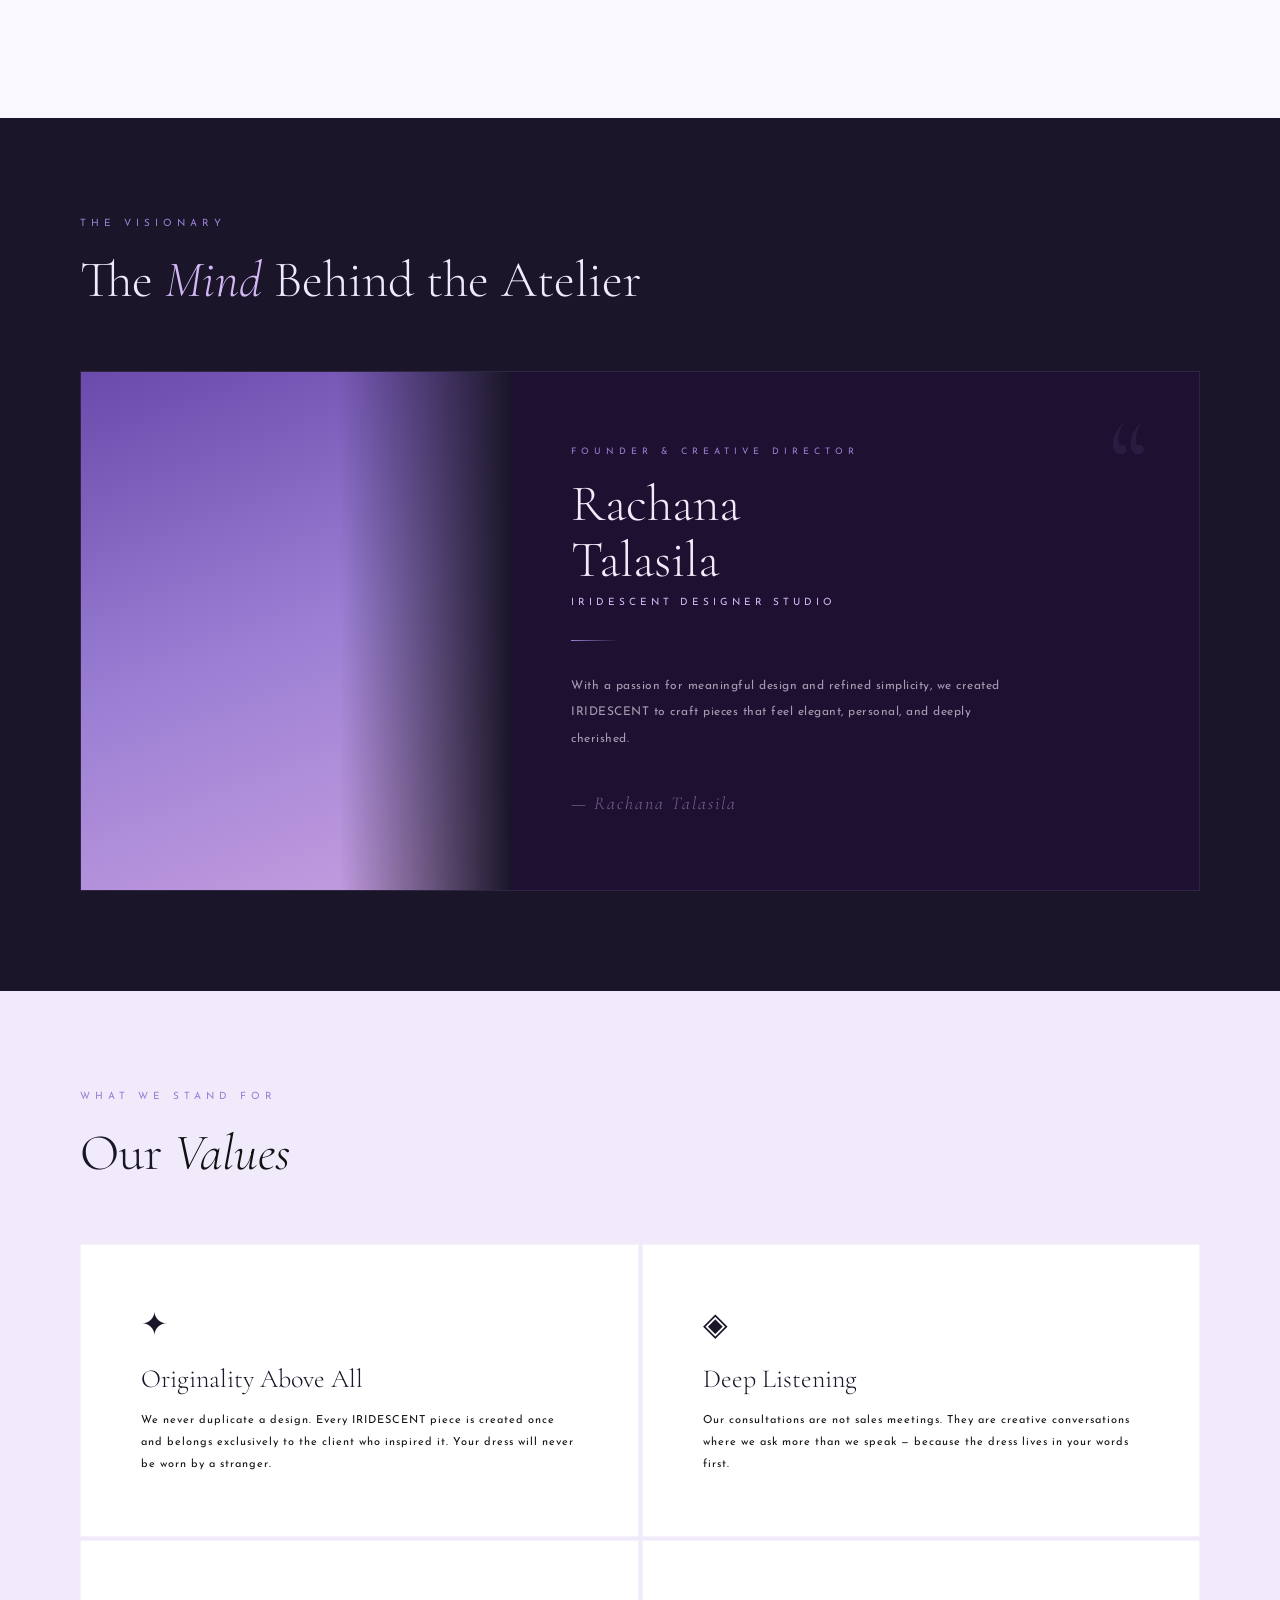
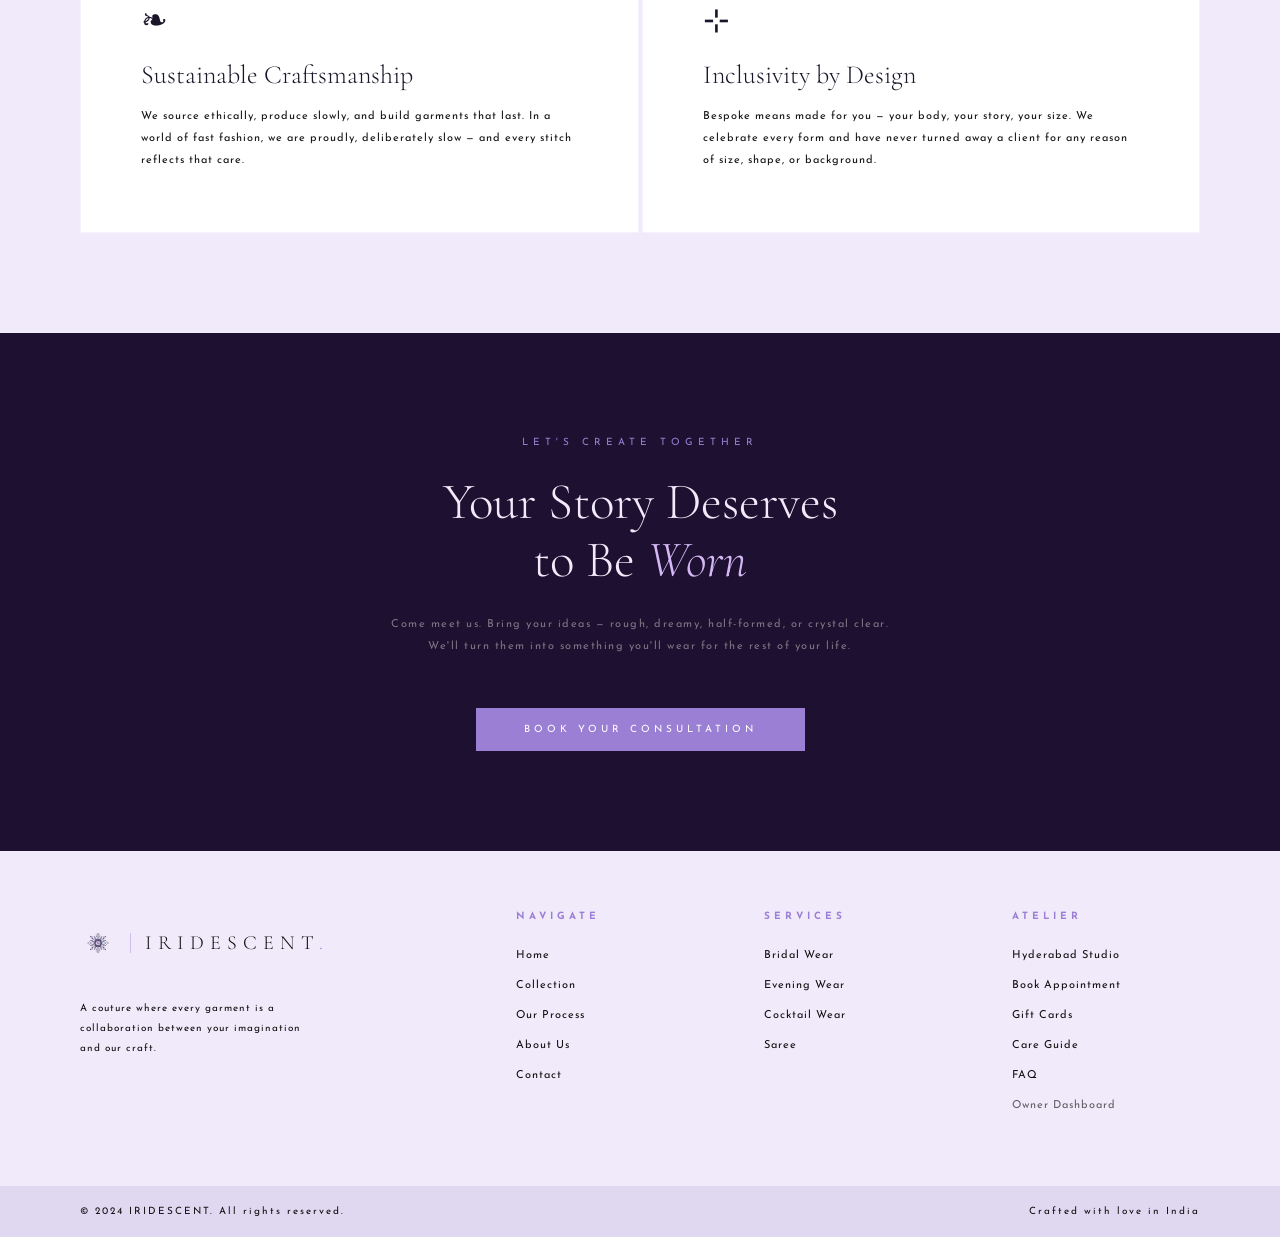
<file: about.html>
<!DOCTYPE html>
<html lang="en">

<head>
  <meta charset="UTF-8" />
  <meta name="viewport" content="width=device-width, initial-scale=1.0" />
  <title>About — IRIDESCENT Boutique</title>
  <link
    href="https://fonts.googleapis.com/css2?family=Cormorant+Garamond:ital,wght@0,300;0,400;0,600;1,300;1,400&family=Josefin+Sans:wght@200;300;400&display=swap"
    rel="stylesheet" />
  <style>
    *,
    *::before,
    *::after {
      margin: 0;
      padding: 0;
      box-sizing: border-box;
    }

    :root {
      --cream: #f0eafa;
      --warm-white: #faf8ff;
      --charcoal: #1a1528;
      --gold: #9b7fd4;
      --gold-light: #d4b8f5;
      --blush: #e0c8f5;
      --deep: #1e1030;
      --mid: #111111;
    }

    body {
      font-family: 'Josefin Sans', sans-serif;
      background: var(--warm-white);
      color: var(--charcoal);
      overflow-x: hidden;
      cursor: none;
    }

    .cursor {
      width: 12px;
      height: 12px;
      background: var(--gold);
      border-radius: 50%;
      position: fixed;
      top: 0;
      left: 0;
      pointer-events: none;
      z-index: 9999;
      transform: translate(-50%, -50%);
      transition: width 0.2s, height 0.2s, opacity 0.2s;
    }

    .cursor-ring {
      width: 36px;
      height: 36px;
      border: 1px solid var(--gold);
      border-radius: 50%;
      position: fixed;
      top: 0;
      left: 0;
      pointer-events: none;
      z-index: 9998;
      transform: translate(-50%, -50%);
      transition: width 0.2s, height 0.2s, opacity 0.2s;
      opacity: 0.6;
    }

    nav {
      position: fixed;
      top: 0;
      left: 0;
      right: 0;
      z-index: 1000;
      display: flex;
      align-items: center;
      justify-content: space-between;
      padding: 0 60px;
      height: 100px;
      background: rgba(250, 248, 255, 0.92);
      backdrop-filter: blur(12px);
      border-bottom: 1px solid rgba(155, 127, 212, 0.2);
    }

    .nav-logo {
      text-decoration: none;
      display: inline-flex;
      align-items: center;
      align-self: stretch;
    }

    .nav-logo img {
      height: 100%;
      width: auto;
      object-fit: contain;
      display: block;
    }

    .footer-brand .nav-logo img {
      height: 64px;
      filter: brightness(1.1);
    }

    .nav-logo-text {
      font-family: 'Cormorant Garamond', serif;
      font-size: 20px;
      font-weight: 300;
      letter-spacing: 6px;
      text-transform: uppercase;
      color: var(--charcoal);
      margin-left: 14px;
      padding-left: 14px;
      border-left: 1px solid rgba(155, 127, 212, 0.5);
      line-height: 1;
      transition: color 0.3s;
    }

    .nav-logo-text span {
      color: var(--gold);
    }

    .footer-brand .nav-logo .nav-logo-text {
      color: #111111;
      border-left-color: rgba(155, 127, 212, 0.4);
    }

    .nav-links {
      display: flex;
      gap: 40px;
      list-style: none;
    }

    .nav-links a {
      text-decoration: none;
      font-size: 11px;
      font-weight: 300;
      letter-spacing: 3px;
      text-transform: uppercase;
      color: var(--mid);
      position: relative;
      transition: color 0.3s;
    }

    .nav-links a::after {
      content: '';
      position: absolute;
      bottom: -3px;
      left: 0;
      width: 0;
      height: 1px;
      background: var(--gold);
      transition: width 0.3s;
    }

    .nav-links a:hover,
    .nav-links a.active {
      color: var(--charcoal);
    }

    .nav-links a:hover::after,
    .nav-links a.active::after {
      width: 100%;
    }

    .nav-cta {
      font-size: 10px;
      letter-spacing: 3px;
      text-transform: uppercase;
      padding: 10px 28px;
      border: 1px solid var(--gold);
      color: var(--gold);
      text-decoration: none;
      transition: all 0.3s;
    }

    .nav-cta:hover {
      background: var(--gold);
      color: white;
    }

    /* HERO — VIDEO BACKGROUND */
    .about-hero {
      min-height: 100vh;
      position: relative;
      display: flex;
      align-items: center;
      overflow: hidden;
    }

    .about-hero-video {
      position: absolute;
      inset: 0;
      width: 100%;
      height: 100%;
      object-fit: cover;
      z-index: 0;
    }

    .about-hero-overlay {
      position: absolute;
      inset: 0;
      background: linear-gradient(135deg,
          rgba(30, 16, 48, 0.80) 0%,
          rgba(26, 21, 40, 0.65) 60%,
          rgba(155, 127, 212, 0.15) 100%);
      z-index: 1;
    }

    .ah-left {
      position: relative;
      z-index: 2;
      padding: 160px 80px 100px;
      max-width: 720px;
      display: flex;
      flex-direction: column;
      justify-content: center;
    }

    .ah-tag {
      font-size: 10px;
      letter-spacing: 5px;
      text-transform: uppercase;
      color: var(--gold);
      margin-bottom: 24px;
    }

    .ah-title {
      font-family: 'Cormorant Garamond', serif;
      font-size: clamp(44px, 5vw, 72px);
      font-weight: 300;
      color: var(--cream);
      line-height: 1.1;
      margin-bottom: 30px;
    }

    .ah-title em {
      font-style: italic;
      color: var(--gold-light);
    }

    .ah-story {
      font-size: 11px;
      letter-spacing: 1px;
      line-height: 2.2;
      color: rgba(245, 240, 232, 0.65);
      max-width: 480px;
      margin-bottom: 50px;
    }

    .ah-stats {
      display: grid;
      grid-template-columns: repeat(3, 1fr);
      gap: 30px;
    }

    .stat-num {
      font-family: 'Cormorant Garamond', serif;
      font-size: 42px;
      font-weight: 300;
      color: var(--gold);
      display: block;
    }

    .stat-label {
      font-size: 9px;
      letter-spacing: 3px;
      text-transform: uppercase;
      color: rgba(245, 240, 232, 0.45);
      margin-top: 4px;
    }

    /* Unused right-column stubs */
    .ah-right,
    .ah-img1,
    .ah-img2 {
      display: none;
    }

    /* STORY SECTION */
    .story-section {
      padding: 120px 80px;
      display: grid;
      grid-template-columns: 1fr 2px 1fr;
      gap: 80px;
      align-items: start;
    }

    .divider {
      background: linear-gradient(to bottom, transparent, var(--gold), transparent);
    }

    .story-tag {
      font-size: 10px;
      letter-spacing: 5px;
      text-transform: uppercase;
      color: var(--gold);
      margin-bottom: 20px;
    }

    .story-title {
      font-family: 'Cormorant Garamond', serif;
      font-size: clamp(32px, 3.5vw, 48px);
      font-weight: 300;
      color: var(--charcoal);
      line-height: 1.2;
      margin-bottom: 28px;
    }

    .story-title em {
      font-style: italic;
      color: var(--mid);
    }

    .story-body {
      font-size: 11px;
      letter-spacing: 1px;
      line-height: 2.2;
      color: var(--mid);
    }

    .story-body p {
      margin-bottom: 20px;
    }

    .story-pull {
      font-family: 'Cormorant Garamond', serif;
      font-size: 24px;
      font-style: italic;
      font-weight: 300;
      color: var(--charcoal);
      line-height: 1.5;
      border-left: 2px solid var(--gold);
      padding-left: 28px;
      margin: 30px 0;
    }

    /* TEAM */
    .team-section {
      padding: 100px 80px;
      background: var(--charcoal);
    }

    .team-section .section-tag {
      font-size: 10px;
      letter-spacing: 5px;
      text-transform: uppercase;
      color: var(--gold);
      margin-bottom: 20px;
    }

    .team-section h2 {
      font-family: 'Cormorant Garamond', serif;
      font-size: clamp(36px, 4vw, 52px);
      font-weight: 300;
      color: var(--cream);
      margin-bottom: 60px;
    }

    .team-section h2 em {
      font-style: italic;
      color: var(--gold-light);
    }

    /* FOUNDER SPOTLIGHT */
    .founder-spotlight {
      display: grid;
      grid-template-columns: 1fr 1.6fr;
      min-height: 520px;
      overflow: hidden;
      border: 1px solid rgba(155, 127, 212, 0.15);
    }

    .founder-photo {
      background: linear-gradient(160deg, #6a4aab 0%, #9b7fd4 50%, #c8a0e0 100%);
      position: relative;
      overflow: hidden;
      transition: transform 0.6s ease;
    }

    .founder-photo::after {
      content: '';
      position: absolute;
      inset: 0;
      background: linear-gradient(to right, transparent 60%, var(--charcoal) 100%);
    }

    .founder-spotlight:hover .founder-photo {
      transform: scale(1.02);
    }

    .founder-info {
      padding: 70px 60px;
      background: var(--deep);
      display: flex;
      flex-direction: column;
      justify-content: center;
      position: relative;
    }

    .founder-info::before {
      content: '\201C';
      position: absolute;
      top: 30px;
      right: 50px;
      font-family: 'Cormorant Garamond', serif;
      font-size: 120px;
      color: rgba(155, 127, 212, 0.1);
      line-height: 1;
      pointer-events: none;
    }

    .founder-label {
      font-size: 9px;
      letter-spacing: 5px;
      text-transform: uppercase;
      color: var(--gold);
      margin-bottom: 20px;
    }

    .founder-name {
      font-family: 'Cormorant Garamond', serif;
      font-size: clamp(36px, 4vw, 56px);
      font-weight: 300;
      color: var(--cream);
      line-height: 1.1;
      margin-bottom: 8px;
    }

    .founder-role {
      font-size: 10px;
      letter-spacing: 4px;
      text-transform: uppercase;
      color: var(--gold-light);
      margin-bottom: 32px;
    }

    .founder-divider {
      width: 48px;
      height: 1px;
      background: linear-gradient(to right, var(--gold), transparent);
      margin-bottom: 32px;
    }

    .founder-bio {
      font-size: 12px;
      letter-spacing: 0.5px;
      line-height: 2.2;
      color: rgba(240, 234, 250, 0.65);
      max-width: 440px;
    }

    .founder-signature {
      margin-top: 40px;
      font-family: 'Cormorant Garamond', serif;
      font-size: 18px;
      font-style: italic;
      font-weight: 300;
      color: rgba(212, 184, 245, 0.5);
      letter-spacing: 2px;
    }

    /* Legacy stubs kept for safety */
    .team-grid,
    .team-card,
    .team-photo,
    .tc1,
    .tc2,
    .tc3,
    .team-info,
    .team-name,
    .team-role,
    .team-bio {
      display: none;
    }

    /* VALUES */
    .values-section {
      padding: 100px 80px;
      background: var(--cream);
    }

    .values-section .section-tag {
      font-size: 10px;
      letter-spacing: 5px;
      text-transform: uppercase;
      color: var(--gold);
      margin-bottom: 20px;
    }

    .values-section h2 {
      font-family: 'Cormorant Garamond', serif;
      font-size: clamp(36px, 4vw, 52px);
      font-weight: 300;
      color: var(--charcoal);
      margin-bottom: 60px;
    }

    .values-section h2 em {
      font-style: italic;
      color: var(--mid);
    }

    .values-grid {
      display: grid;
      grid-template-columns: repeat(2, 1fr);
      gap: 3px;
    }

    .value-item {
      padding: 60px;
      background: white;
      border: 1px solid rgba(155, 127, 212, 0.1);
      transition: all 0.4s ease;
      position: relative;
      overflow: hidden;
    }

    .value-item::before {
      content: '';
      position: absolute;
      bottom: 0;
      left: 0;
      width: 0;
      height: 2px;
      background: var(--gold);
      transition: width 0.4s ease;
    }

    .value-item:hover::before {
      width: 100%;
    }

    .value-item:hover {
      box-shadow: 0 20px 60px rgba(155, 127, 212, 0.12);
    }

    .value-icon {
      font-size: 32px;
      margin-bottom: 20px;
    }

    .value-title {
      font-family: 'Cormorant Garamond', serif;
      font-size: 26px;
      font-weight: 300;
      color: var(--charcoal);
      margin-bottom: 16px;
    }

    .value-desc {
      font-size: 11px;
      letter-spacing: 1px;
      line-height: 2;
      color: var(--mid);
    }

    /* CTA */
    .about-cta {
      padding: 100px 80px;
      background: var(--deep);
      text-align: center;
    }

    .about-cta .section-tag {
      font-size: 10px;
      letter-spacing: 5px;
      text-transform: uppercase;
      color: var(--gold);
      margin-bottom: 20px;
    }

    .about-cta h2 {
      font-family: 'Cormorant Garamond', serif;
      font-size: clamp(36px, 4vw, 56px);
      font-weight: 300;
      color: var(--cream);
      margin-bottom: 24px;
      line-height: 1.15;
    }

    .about-cta h2 em {
      font-style: italic;
      color: var(--gold-light);
    }

    .about-cta p {
      font-size: 11px;
      letter-spacing: 1.5px;
      line-height: 2;
      color: rgba(245, 240, 232, 0.45);
      max-width: 500px;
      margin: 0 auto 50px;
    }

    .btn-gold {
      padding: 16px 48px;
      background: var(--gold);
      color: white;
      text-decoration: none;
      font-size: 10px;
      letter-spacing: 4px;
      text-transform: uppercase;
      transition: background 0.3s;
      display: inline-block;
    }

    .btn-gold:hover {
      background: #7d60b8;
    }

    footer {
      background: #f0eafa;
      padding: 60px 80px;
      display: grid;
      grid-template-columns: 2fr 1fr 1fr 1fr;
      gap: 60px;
    }

    .footer-brand p {
      margin-top: 20px;
      font-size: 10px;
      letter-spacing: 1px;
      line-height: 2;
      color: #111111;
      max-width: 240px;
    }

    .footer-col h4 {
      font-size: 10px;
      letter-spacing: 4px;
      text-transform: uppercase;
      color: var(--gold);
      margin-bottom: 24px;
    }

    .footer-col ul {
      list-style: none;
    }

    .footer-col ul li {
      margin-bottom: 14px;
    }

    .footer-col ul li a {
      font-size: 11px;
      letter-spacing: 1px;
      color: #111111;
      text-decoration: none;
      transition: color 0.3s;
    }

    .footer-col ul li a:hover {
      color: var(--gold);
    }

    .footer-bottom {
      background: #e0d8f0;
      padding: 20px 80px;
      display: flex;
      justify-content: space-between;
      align-items: center;
    }

    .footer-bottom span {
      font-size: 10px;
      letter-spacing: 2px;
      color: #111111;
    }

    /* ── ABOUT: TABLET ── */
    @media (max-width: 1024px) {
      .ah-left {
        padding: 120px 40px 60px;
      }

      .story-section {
        padding: 60px 40px;
        gap: 40px;
      }

      .team-section {
        padding: 60px 40px;
      }

      .team-grid {
        grid-template-columns: repeat(2, 1fr);
      }

      .values-section {
        padding: 60px 40px;
      }

      .about-cta {
        padding: 60px 40px;
      }
    }

    /* ── ABOUT: MOBILE ── */
    @media (max-width: 768px) {
      .about-hero {
        grid-template-columns: 1fr;
        min-height: auto;
      }

      .ah-left {
        padding: 100px 24px 60px;
      }

      .ah-right {
        display: none;
      }

      .ah-stats {
        grid-template-columns: repeat(3, 1fr);
        gap: 12px;
      }

      .stat-num {
        font-size: 32px;
      }

      .story-section {
        grid-template-columns: 1fr;
        padding: 60px 24px;
        gap: 40px;
      }

      .divider {
        display: none;
      }

      .team-section {
        padding: 60px 24px;
      }

      .team-grid {
        grid-template-columns: 1fr;
      }

      .values-section {
        padding: 60px 24px;
      }

      .values-grid {
        grid-template-columns: 1fr;
      }

      .value-item {
        padding: 40px 24px;
      }

      .about-cta {
        padding: 60px 24px;
      }
    }
  </style>
  <link rel="stylesheet" href="responsive.css" />
</head>

<body>
  <div class="cursor" id="cursor"></div>
  <div class="cursor-ring" id="cursorRing"></div>
  <nav>
    <a href="index.html" class="nav-logo"><img src="Photos/Logo.png" alt="IRIDESCENT Boutique" /><span
        class="nav-logo-text">IRIDESCENT<span>.</span></span></a>
    <ul class="nav-links" id="navLinks">
      <li><a href="index.html">Home</a></li>
      <li><a href="collection.html">Collection</a></li>
      <li><a href="process.html">Our Process</a></li>
      <li><a href="about.html" class="active">About</a></li>
      <li><a href="contact.html">Contact</a></li>
    </ul>
    <a href="contact.html" class="nav-cta">Book a Session</a>
    <button class="nav-burger" id="navBurger" onclick="toggleNav()" aria-label="Toggle menu">☰</button>
  </nav>

  <div class="about-hero">
    <video class="about-hero-video" autoplay muted loop playsinline>
      <source src="Video/Walking Video.mp4" type="video/mp4">
    </video>
    <div class="about-hero-overlay"></div>
    <div class="ah-left">
      <p class="ah-tag">Our Story</p>
      <h1 class="ah-title">Beauty lies in the<br><em>Harmony</em><br>Of Colours</h1>
      <p class="ah-story">Iridescent Is About Celebrating You, the unique light within every individual, turning the
        everyday into something extraordinary.</p>
      <div class="ah-stats">
        <div><span class="stat-num">500+</span><span class="stat-label">Dresses Created</span></div>
        <div><span class="stat-num">04</span><span class="stat-label">Years of Craft</span></div>
        <div><span class="stat-num">100%</span><span class="stat-label">Bespoke Always</span></div>
      </div>
    </div>
  </div>

  <!-- STORY -->
  <section class="story-section">
    <div>
      <p class="story-tag">The Origin</p>
      <h2 class="story-title">An <em>Idea</em><br>That became IRIDESCENT</h2>
      <div class="story-body">
        <p>Iridescent was founded by Rachana Talasila with a vision to create timeless pieces inspired by nature,
          individuality, and refined craftsmanship. Rooted in minimalism and elegance, the brand blends heritage
          artistry with contemporary design to create pieces that feel personal, meaningful, and enduring.</p>
        <p>Inspired by the glow of sunrise, soft hues of dawn, and the beauty of simplicity, every Iridescent creation
          is thoughtfully crafted to celebrate individuality and timeless luxury — a true celebration of you.</p>
        <div class="story-pull">"Iridescent was never just about clothing — it was about creating pieces that make
          people feel seen, confident, and celebrated."</div>
      </div>
    </div>
    <div class="divider"></div>
    <div>
      <p class="story-tag">The Philosophy</p>
      <h2 class="story-title">What We <em>Believe</em></h2>
      <div class="story-body">
        <p>Our commitment goes beyond aesthetics—we believe in the transformative power of clothing to elevate not just
          appearance, but spirit. Every piece we create is meticulously crafted with care, passion, and a focus on
          sustainability, ensuring it stands as a symbol of quality, integrity, and conscious luxury</p>
        <div class="story-pull">"We believe that clothing should be more than just a statement"</div>
        <p>—it should be a celebration of who you are, enhancing your inner radiance and inspiring you to shine brighter
          every day..</p>
      </div>
    </div>
  </section>

  <!-- FOUNDER SPOTLIGHT -->
  <section class="team-section">
    <p class="section-tag">The Visionary</p>
    <h2>The <em>Mind</em> Behind the Atelier</h2>
    <div class="founder-spotlight">
      <div class="founder-photo"></div>
      <div class="founder-info">
        <p class="founder-label">Founder &amp; Creative Director</p>
        <div class="founder-name">Rachana<br>Talasila</div>
        <div class="founder-role">IRIDESCENT Designer Studio</div>
        <div class="founder-divider"></div>
        <p class="founder-bio">With a passion for meaningful design and refined simplicity, we created IRIDESCENT to
          craft pieces that feel elegant, personal, and deeply cherished.</p>
        <div class="founder-signature">— Rachana Talasila</div>
      </div>
    </div>
  </section>

  <!-- VALUES -->
  <section class="values-section">
    <p class="section-tag">What We Stand For</p>
    <h2>Our <em>Values</em></h2>
    <div class="values-grid">
      <div class="value-item">
        <div class="value-icon">✦</div>
        <div class="value-title">Originality Above All</div>
        <p class="value-desc">We never duplicate a design. Every IRIDESCENT piece is created once and belongs
          exclusively to the client who inspired it. Your dress will never be worn by a stranger.</p>
      </div>
      <div class="value-item">
        <div class="value-icon">◈</div>
        <div class="value-title">Deep Listening</div>
        <p class="value-desc">Our consultations are not sales meetings. They are creative conversations where we ask
          more than we speak — because the dress lives in your words first.</p>
      </div>
      <div class="value-item">
        <div class="value-icon">❧</div>
        <div class="value-title">Sustainable Craftsmanship</div>
        <p class="value-desc">We source ethically, produce slowly, and build garments that last. In a world of fast
          fashion, we are proudly, deliberately slow — and every stitch reflects that care.</p>
      </div>
      <div class="value-item">
        <div class="value-icon">⊹</div>
        <div class="value-title">Inclusivity by Design</div>
        <p class="value-desc">Bespoke means made for you — your body, your story, your size. We celebrate every form and
          have never turned away a client for any reason of size, shape, or background.</p>
      </div>
    </div>
  </section>

  <!-- CTA -->
  <div class="about-cta">
    <p class="section-tag">Let's Create Together</p>
    <h2>Your Story Deserves<br>to Be <em>Worn</em></h2>
    <p>Come meet us. Bring your ideas — rough, dreamy, half-formed, or crystal clear. We'll turn them into something
      you'll wear for the rest of your life.</p>
    <a href="contact.html" class="btn-gold">Book Your Consultation</a>
  </div>

  <footer>
    <div class="footer-brand"><a href="index.html" class="nav-logo"><img src="Photos/Logo.png"
          alt="IRIDESCENT Boutique" /><span class="nav-logo-text">IRIDESCENT<span>.</span></span></a>
      <p>A couture where every garment is a collaboration between your imagination and our craft.</p>
    </div>
    <div class="footer-col">
      <h4>Navigate</h4>
      <ul>
        <li><a href="index.html">Home</a></li>
        <li><a href="collection.html">Collection</a></li>
        <li><a href="process.html">Our Process</a></li>
        <li><a href="about.html">About Us</a></li>
        <li><a href="contact.html">Contact</a></li>
      </ul>
    </div>
    <div class="footer-col">
      <h4>Services</h4>
      <ul>
        <li><a href="collection.html?cat=bridal">Bridal Wear</a></li>
        <li><a href="collection.html?cat=evening">Evening Wear</a></li>
        <li><a href="collection.html?cat=cocktail">Cocktail Wear</a></li>
        <li><a href="collection.html?cat=saree">Saree</a></li>
      </ul>
    </div>
    <div class="footer-col">
      <h4>Atelier</h4>
      <ul>
        <li><a href="contact.html#studio">Hyderabad Studio</a></li>
        <li><a href="contact.html">Book Appointment</a></li>
        <li><a href="contact.html">Gift Cards</a></li>
        <li><a href="process.html">Care Guide</a></li>
        <li><a href="process.html#faq">FAQ</a></li>
        <li><a href="dashboard.html" style="opacity: 0.65;">Owner Dashboard</a></li>
      </ul>
    </div>
  </footer>
  <div class="footer-bottom"><span>© 2024 IRIDESCENT. All rights reserved.</span><span>Crafted with love in
      India</span></div>

  <script>
    function toggleNav() {
      const links = document.getElementById('navLinks');
      const burger = document.getElementById('navBurger');
      const isOpen = links.classList.toggle('open');
      burger.textContent = isOpen ? '✕' : '☰';
    }
    document.querySelectorAll('.nav-links a').forEach(a => a.addEventListener('click', () => {
      document.getElementById('navLinks').classList.remove('open');
      document.getElementById('navBurger').textContent = '☰';
    }));

    /* Slow the hero background video to a cinematic 40% speed */
    const heroVideo = document.querySelector('.about-hero-video');
    if (heroVideo) {
      heroVideo.addEventListener('loadeddata', () => { heroVideo.playbackRate = 0.4; });
      heroVideo.playbackRate = 0.4; // fallback if already loaded
    }
    const cursor = document.getElementById('cursor');
    const ring = document.getElementById('cursorRing');

    let mx = 0, my = 0;   // raw mouse position
    let rx = 0, ry = 0;   // ring lerp position
    const LERP = 0.12;    // 0 = never catches up, 1 = instant

    document.addEventListener('mousemove', e => {
      mx = e.clientX;
      my = e.clientY;
      cursor.style.left = mx + 'px';
      cursor.style.top = my + 'px';
    });

    (function animate() {
      rx += (mx - rx) * LERP;
      ry += (my - ry) * LERP;
      ring.style.left = rx + 'px';
      ring.style.top = ry + 'px';
      requestAnimationFrame(animate);
    })();
  </script>
  <!-- Client-Side Analytics Tracker -->
  <script src="analytics.js"></script>
</body>

</html>
</file>
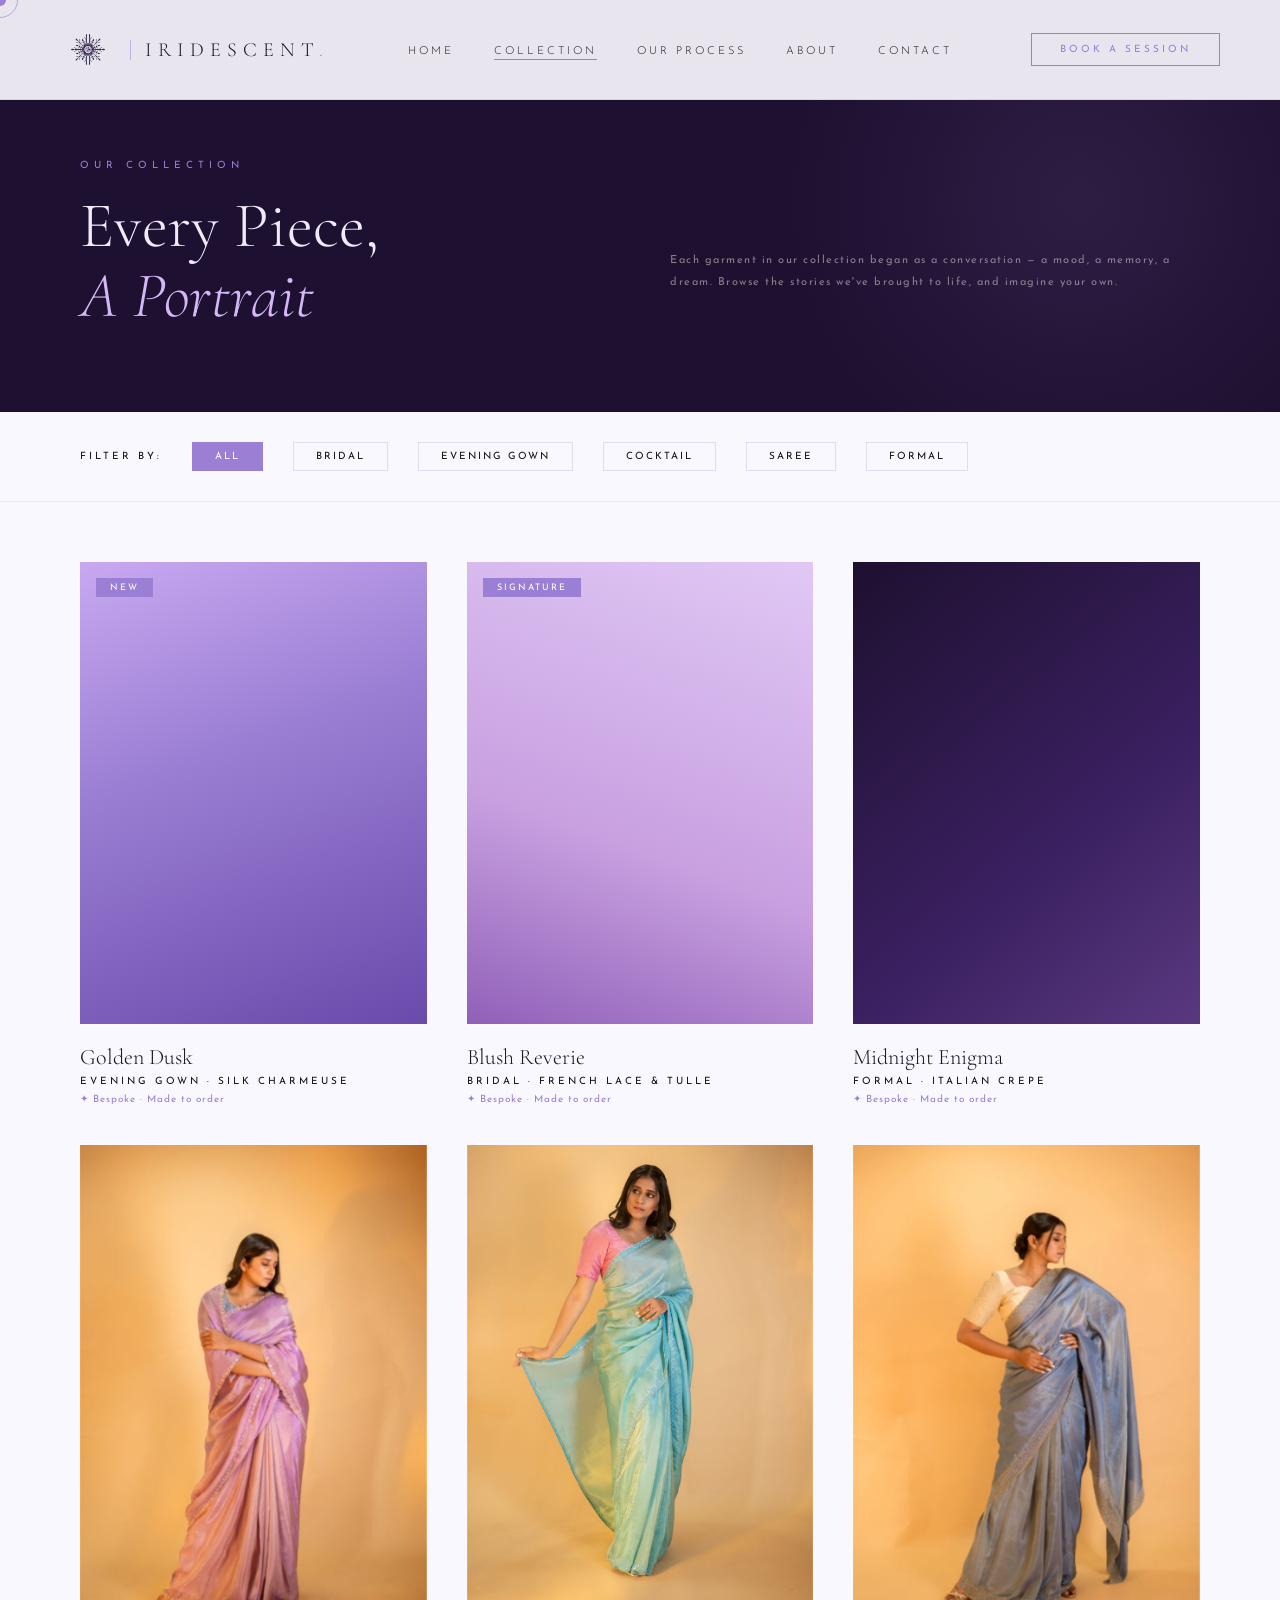
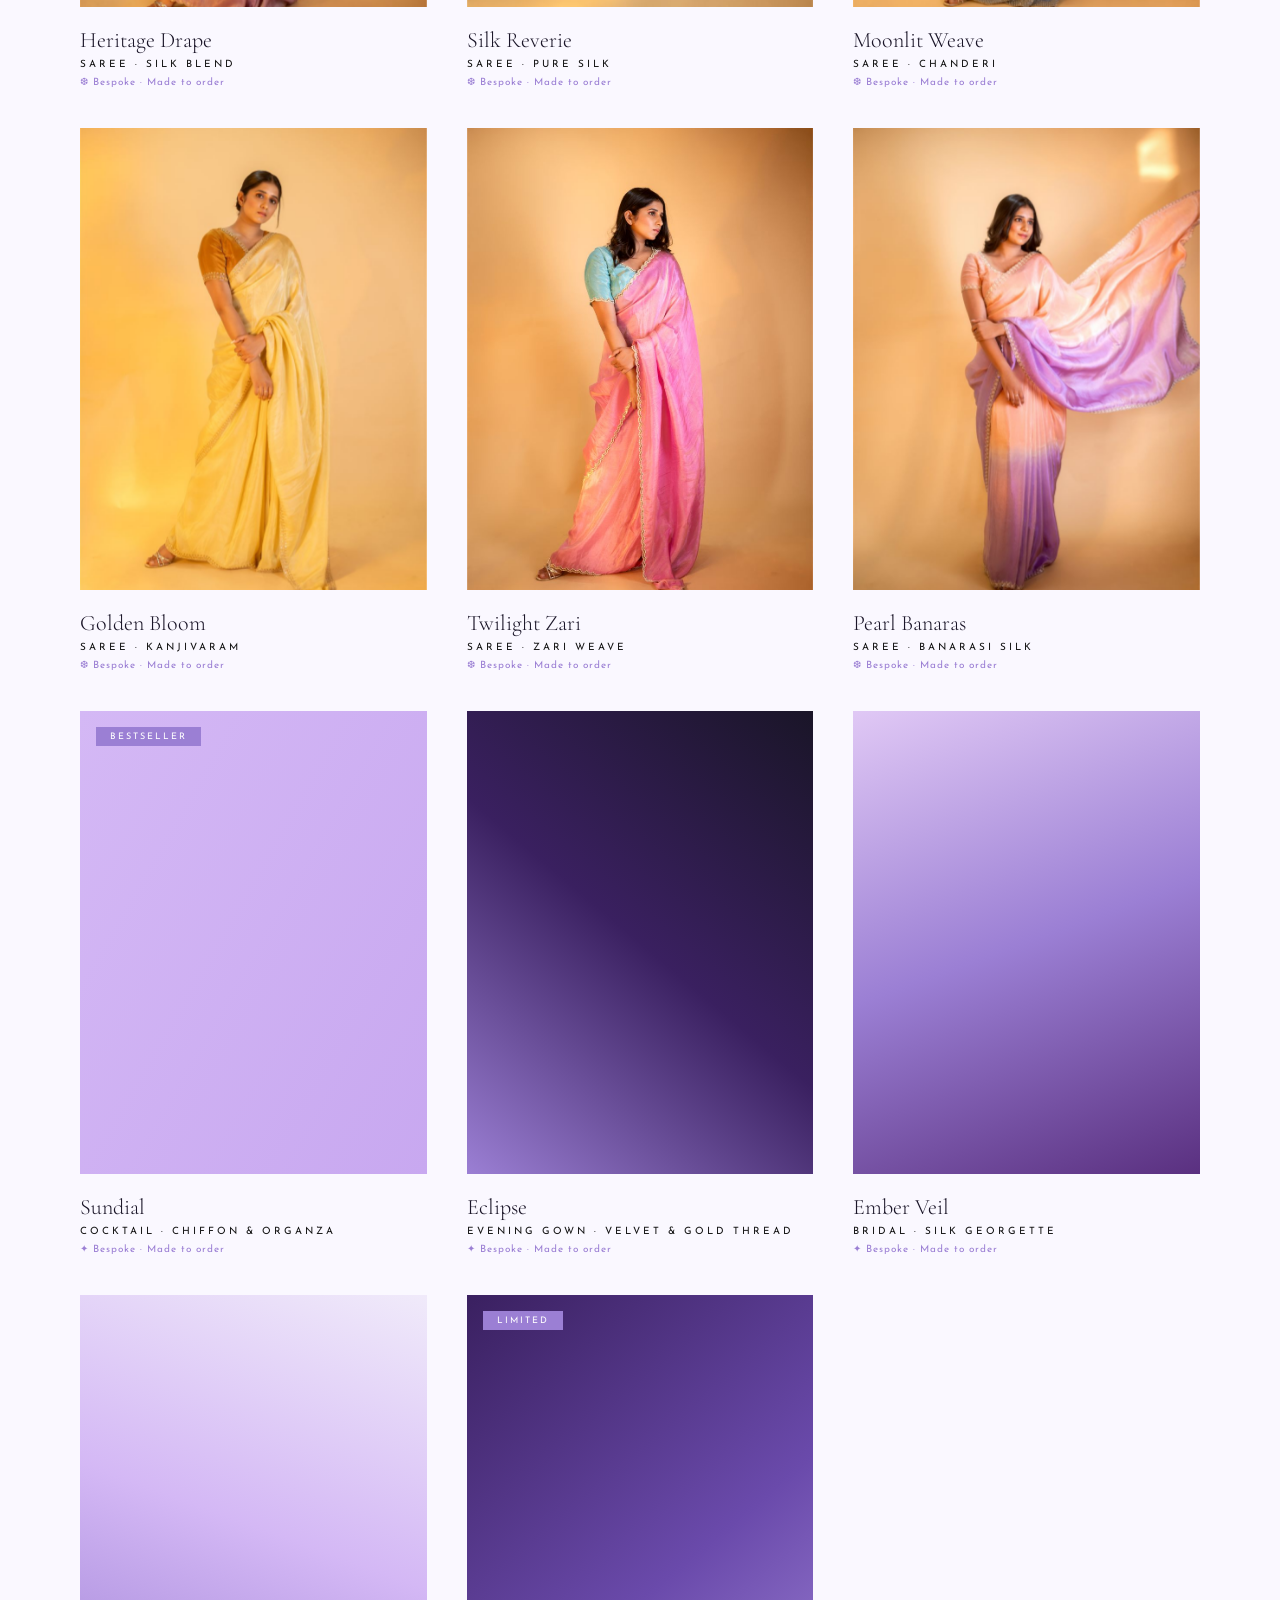
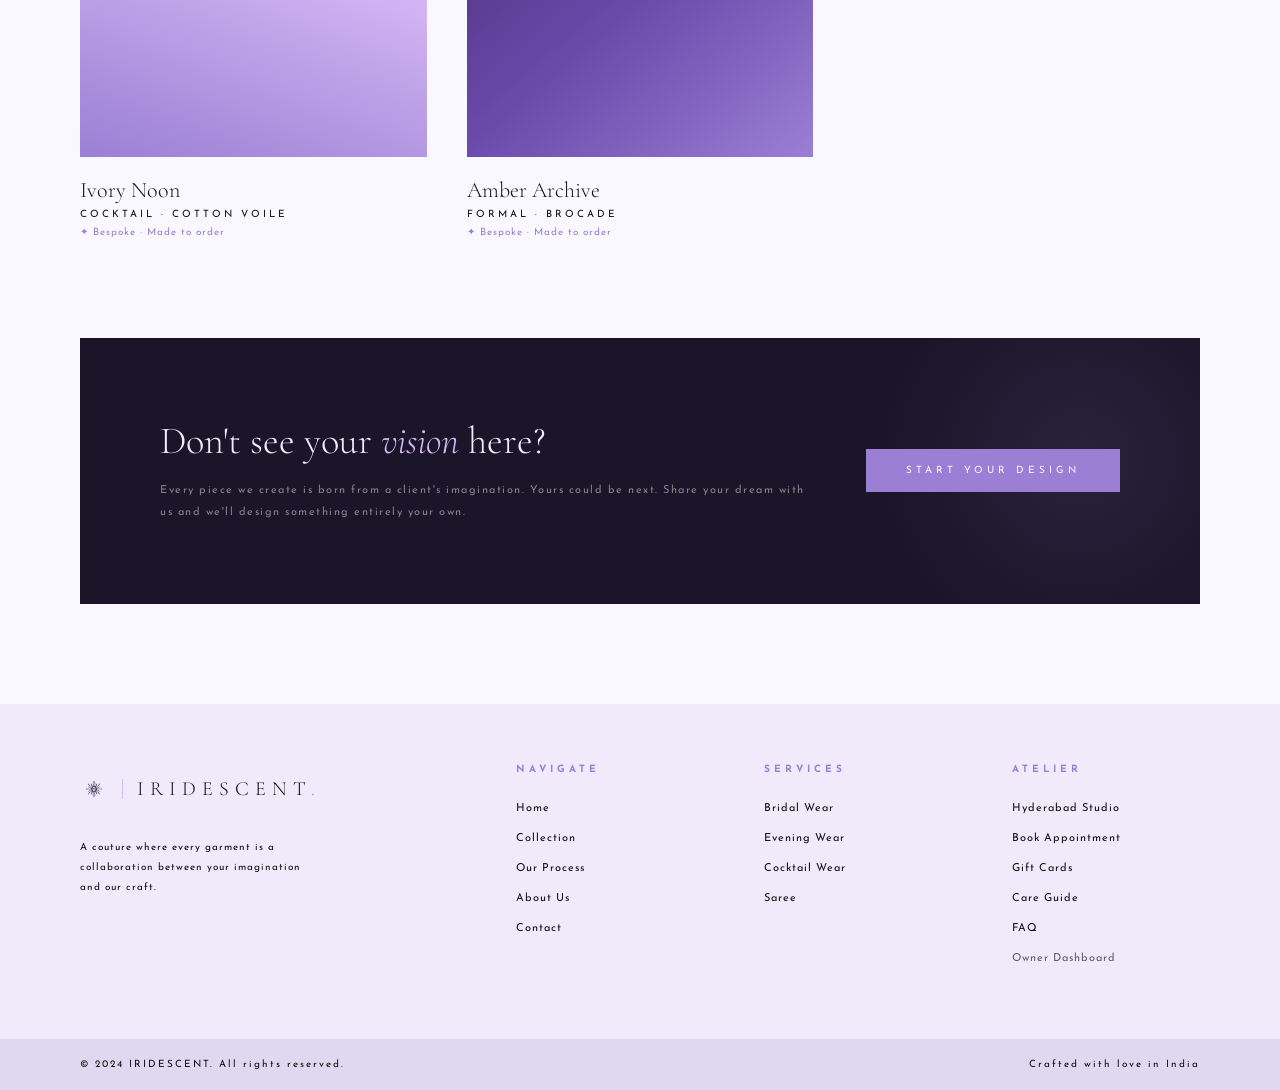
<file: collection.html>
<!DOCTYPE html>
<html lang="en">

<head>
  <meta charset="UTF-8" />
  <meta name="viewport" content="width=device-width, initial-scale=1.0" />
  <title>Collection — IRIDESCENT Boutique</title>
  <link
    href="https://fonts.googleapis.com/css2?family=Cormorant+Garamond:ital,wght@0,300;0,400;0,600;1,300;1,400&family=Josefin+Sans:wght@200;300;400&display=swap"
    rel="stylesheet" />
  <style>
    *,
    *::before,
    *::after {
      margin: 0;
      padding: 0;
      box-sizing: border-box;
    }

    :root {
      --cream: #f0eafa;
      --warm-white: #faf8ff;
      --charcoal: #1a1528;
      --gold: #9b7fd4;
      --gold-light: #d4b8f5;
      --blush: #e0c8f5;
      --deep: #1e1030;
      --mid: #111111;
    }

    body {
      font-family: 'Josefin Sans', sans-serif;
      background: var(--warm-white);
      color: var(--charcoal);
      overflow-x: hidden;
      cursor: none;
    }

    .cursor {
      width: 12px;
      height: 12px;
      background: var(--gold);
      border-radius: 50%;
      position: fixed;
      top: 0;
      left: 0;
      pointer-events: none;
      z-index: 9999;
      transform: translate(-50%, -50%);
      transition: transform 0.1s ease, width 0.3s, height 0.3s;
    }

    .cursor-ring {
      width: 36px;
      height: 36px;
      border: 1px solid var(--gold);
      border-radius: 50%;
      position: fixed;
      top: 0;
      left: 0;
      pointer-events: none;
      z-index: 9998;
      transform: translate(-50%, -50%);
      transition: all 0.15s ease;
      opacity: 0.6;
    }

    nav {
      position: fixed;
      top: 0;
      left: 0;
      right: 0;
      z-index: 1000;
      display: flex;
      align-items: center;
      justify-content: space-between;
      padding: 0 60px;
      height: 100px;
      background: rgba(250, 248, 255, 0.92);
      backdrop-filter: blur(12px);
      border-bottom: 1px solid rgba(155, 127, 212, 0.2);
    }

    .nav-logo {
      text-decoration: none;
      display: inline-flex;
      align-items: center;
      align-self: stretch;
    }

    .nav-logo img {
      height: 100%;
      width: auto;
      object-fit: contain;
      display: block;
      align-self: stretch;
    }

    .footer-brand .nav-logo img {
      height: 50px;
    }

    .nav-logo-text {
      font-family: 'Cormorant Garamond', serif;
      font-size: 20px;
      font-weight: 300;
      letter-spacing: 6px;
      text-transform: uppercase;
      color: var(--charcoal);
      margin-left: 14px;
      padding-left: 14px;
      border-left: 1px solid rgba(155, 127, 212, 0.5);
      line-height: 1;
      transition: color 0.3s;
    }

    .nav-logo-text span {
      color: var(--gold);
    }

    .footer-brand .nav-logo .nav-logo-text {
      color: #111111;
      border-left-color: rgba(155, 127, 212, 0.4);
    }

    .nav-links {
      display: flex;
      gap: 40px;
      list-style: none;
    }

    .nav-links a {
      text-decoration: none;
      font-size: 11px;
      font-weight: 300;
      letter-spacing: 3px;
      text-transform: uppercase;
      color: var(--mid);
      position: relative;
      transition: color 0.3s;
    }

    .nav-links a::after {
      content: '';
      position: absolute;
      bottom: -3px;
      left: 0;
      width: 0;
      height: 1px;
      background: var(--gold);
      transition: width 0.3s;
    }

    .nav-links a:hover,
    .nav-links a.active {
      color: var(--charcoal);
    }

    .nav-links a:hover::after,
    .nav-links a.active::after {
      width: 100%;
    }

    .nav-cta {
      font-size: 10px;
      letter-spacing: 3px;
      text-transform: uppercase;
      padding: 10px 28px;
      border: 1px solid var(--gold);
      color: var(--gold);
      text-decoration: none;
      transition: all 0.3s;
    }

    .nav-cta:hover {
      background: var(--gold);
      color: white;
    }

    /* PAGE HERO */
    .page-hero {
      padding: 160px 80px 80px;
      background: var(--deep);
      position: relative;
      overflow: hidden;
      display: grid;
      grid-template-columns: 1fr 1fr;
      align-items: end;
      gap: 60px;
    }

    .page-hero::before {
      content: '';
      position: absolute;
      top: -100px;
      right: -100px;
      width: 600px;
      height: 600px;
      background: radial-gradient(circle, rgba(155, 127, 212, 0.12) 0%, transparent 70%);
      border-radius: 50%;
    }

    .ph-tag {
      font-size: 10px;
      letter-spacing: 5px;
      text-transform: uppercase;
      color: var(--gold);
      margin-bottom: 20px;
    }

    .ph-title {
      font-family: 'Cormorant Garamond', serif;
      font-size: clamp(44px, 5vw, 72px);
      font-weight: 300;
      color: var(--cream);
      line-height: 1.1;
    }

    .ph-title em {
      font-style: italic;
      color: var(--gold-light);
    }

    .ph-right {
      padding-bottom: 8px;
    }

    .ph-desc {
      font-size: 11px;
      letter-spacing: 1.5px;
      line-height: 2;
      color: rgba(245, 240, 232, 0.5);
      margin-bottom: 30px;
    }

    /* FILTER BAR */
    .filter-bar {
      padding: 30px 80px;
      border-bottom: 1px solid rgba(155, 127, 212, 0.15);
      display: flex;
      align-items: center;
      gap: 30px;
      overflow-x: auto;
    }

    .filter-label {
      font-size: 10px;
      letter-spacing: 3px;
      text-transform: uppercase;
      color: var(--mid);
      white-space: nowrap;
    }

    .filter-btn {
      padding: 8px 22px;
      border: 1px solid rgba(155, 127, 212, 0.25);
      background: transparent;
      font-family: 'Josefin Sans', sans-serif;
      font-size: 10px;
      letter-spacing: 2px;
      text-transform: uppercase;
      color: var(--mid);
      cursor: pointer;
      transition: all 0.3s;
      white-space: nowrap;
    }

    .filter-btn.active,
    .filter-btn:hover {
      background: var(--gold);
      color: white;
      border-color: var(--gold);
    }

    /* COLLECTION GRID */
    .collection-section {
      padding: 60px 80px 100px;
    }

    .collection-grid {
      display: grid;
      grid-template-columns: repeat(3, 1fr);
      gap: 40px;
    }

    .piece-card {
      cursor: pointer;
      transition: transform 0.4s ease;
    }

    .piece-card:hover {
      transform: translateY(-8px);
    }

    .piece-img {
      aspect-ratio: 3/4;
      overflow: hidden;
      margin-bottom: 20px;
      position: relative;
    }

    .piece-visual {
      width: 100%;
      height: 100%;
      transition: transform 0.6s ease;
    }

    .piece-card:hover .piece-visual {
      transform: scale(1.05);
    }

    .piece-badge {
      position: absolute;
      top: 16px;
      left: 16px;
      padding: 5px 14px;
      background: var(--gold);
      font-size: 9px;
      letter-spacing: 2px;
      text-transform: uppercase;
      color: white;
    }

    .piece-overlay {
      position: absolute;
      inset: 0;
      background: rgba(26, 26, 26, 0.6);
      display: flex;
      align-items: center;
      justify-content: center;
      opacity: 0;
      transition: opacity 0.4s ease;
    }

    .piece-card:hover .piece-overlay {
      opacity: 1;
    }

    .piece-overlay a {
      padding: 12px 28px;
      border: 1px solid white;
      color: white;
      text-decoration: none;
      font-size: 10px;
      letter-spacing: 3px;
      text-transform: uppercase;
      transition: all 0.3s;
    }

    .piece-overlay a:hover {
      background: var(--gold);
      border-color: var(--gold);
    }

    .piece-name {
      font-family: 'Cormorant Garamond', serif;
      font-size: 22px;
      font-weight: 300;
      color: var(--charcoal);
      margin-bottom: 6px;
    }

    .piece-cat {
      font-size: 10px;
      letter-spacing: 3px;
      text-transform: uppercase;
      color: var(--mid);
    }

    .piece-note {
      font-size: 10px;
      letter-spacing: 1px;
      color: var(--gold);
      margin-top: 6px;
    }

    /* DUAL-IMAGE HOVER (saree photo cards) */
    .piece-img-main {
      width: 100%;
      height: 100%;
      object-fit: cover;
      display: block;
      transition: opacity 0.6s ease;
      will-change: opacity;
      transform: translateZ(0);
    }

    .piece-img-hover {
      position: absolute;
      inset: 0;
      width: 100%;
      height: 100%;
      object-fit: cover;
      opacity: 0;
      transition: opacity 0.6s ease;
      will-change: opacity;
      transform: translateZ(0);
    }

    .piece-card:hover .piece-img-hover {
      opacity: 1;
    }

    .piece-card:hover .piece-img-main {
      opacity: 0;
    }

    /* PATTERNS */
    .v1 {
      background: linear-gradient(160deg, #c8a8f0, #9b7fd4 40%, #6a4aab);
    }

    .v2 {
      background: linear-gradient(200deg, #e0c8f5, #c8a0e0 60%, #9060b8);
    }

    .v3 {
      background: linear-gradient(140deg, #1e1030, #3a2060 60%, #5a3880);
    }

    .v4 {
      background: linear-gradient(180deg, #d4c8e8, #a898c8);
    }

    .v5 {
      background: linear-gradient(120deg, #d4b8f5, #c8a8f0);
    }

    .v6 {
      background: linear-gradient(220deg, #1a1528, #3a2060 50%, #9b7fd4);
    }

    .v7 {
      background: linear-gradient(160deg, #e0c8f5, #9b7fd4 50%, #5a3080);
    }

    .v8 {
      background: linear-gradient(200deg, #f0eafa, #d4b8f5 50%, #9b7fd4);
    }

    .v9 {
      background: linear-gradient(140deg, #3a2060, #6a4aab 60%, #9b7fd4);
    }

    /* BESPOKE PROMPT CTA */
    .bespoke-cta {
      margin: 0 80px 100px;
      background: var(--charcoal);
      padding: 80px;
      display: grid;
      grid-template-columns: 1fr auto;
      align-items: center;
      gap: 60px;
      position: relative;
      overflow: hidden;
    }

    .bespoke-cta::before {
      content: '';
      position: absolute;
      top: -80px;
      right: -80px;
      width: 400px;
      height: 400px;
      background: radial-gradient(circle, rgba(155, 127, 212, 0.12) 0%, transparent 70%);
      border-radius: 50%;
    }

    .bespoke-cta h3 {
      font-family: 'Cormorant Garamond', serif;
      font-size: clamp(28px, 3vw, 44px);
      font-weight: 300;
      color: var(--cream);
      margin-bottom: 16px;
    }

    .bespoke-cta h3 em {
      font-style: italic;
      color: var(--gold-light);
    }

    .bespoke-cta p {
      font-size: 11px;
      letter-spacing: 1.5px;
      line-height: 2;
      color: rgba(245, 240, 232, 0.5);
    }

    .btn-gold {
      padding: 16px 40px;
      background: var(--gold);
      color: white;
      text-decoration: none;
      font-size: 10px;
      letter-spacing: 4px;
      text-transform: uppercase;
      transition: background 0.3s;
      white-space: nowrap;
    }

    .btn-gold:hover {
      background: #7d60b8;
    }

    footer {
      background: #f0eafa;
      padding: 60px 80px;
      display: grid;
      grid-template-columns: 2fr 1fr 1fr 1fr;
      gap: 60px;
    }

    .footer-brand .nav-logo {
      color: #111111;
      font-size: 24px;
    }

    .footer-brand p {
      margin-top: 20px;
      font-size: 10px;
      letter-spacing: 1px;
      line-height: 2;
      color: #111111;
      max-width: 240px;
    }

    .footer-col h4 {
      font-size: 10px;
      letter-spacing: 4px;
      text-transform: uppercase;
      color: var(--gold);
      margin-bottom: 24px;
    }

    .footer-col ul {
      list-style: none;
    }

    .footer-col ul li {
      margin-bottom: 14px;
    }

    .footer-col ul li a {
      font-size: 11px;
      letter-spacing: 1px;
      color: #111111;
      text-decoration: none;
      transition: color 0.3s;
    }

    .footer-col ul li a:hover {
      color: var(--gold);
    }

    .footer-bottom {
      background: #e0d8f0;
      padding: 20px 80px;
      display: flex;
      justify-content: space-between;
      align-items: center;
    }

    .footer-bottom span {
      font-size: 10px;
      letter-spacing: 2px;
      color: #111111;
    }

    /* ── COLLECTION: TABLET ── */
    @media (max-width: 1024px) {
      .page-hero {
        padding: 120px 40px 60px;
        gap: 30px;
      }

      .collection-section {
        padding: 40px 40px 60px;
      }

      .collection-grid {
        grid-template-columns: repeat(2, 1fr);
      }

      .bespoke-cta {
        margin: 0 40px 60px;
        padding: 60px 40px;
      }
    }

    /* ── COLLECTION: MOBILE ── */
    @media (max-width: 768px) {
      .page-hero {
        grid-template-columns: 1fr;
        padding: 100px 24px 40px;
        gap: 16px;
      }

      .collection-section {
        padding: 40px 24px 60px;
      }

      .collection-grid {
        grid-template-columns: 1fr;
      }

      .bespoke-cta {
        margin: 0 0 60px;
        padding: 40px 24px;
        grid-template-columns: 1fr;
        gap: 30px;
      }

      .filter-bar {
        padding: 20px 24px;
      }
    }
  </style>
  <link rel="stylesheet" href="responsive.css" />
</head>

<body>
  <div class="cursor" id="cursor"></div>
  <div class="cursor-ring" id="cursorRing"></div>

  <nav>
    <a href="index.html" class="nav-logo"><img src="Photos/Logo.png" alt="IRIDESCENT Boutique" /><span
        class="nav-logo-text">IRIDESCENT<span>.</span></span></a>
    <ul class="nav-links" id="navLinks">
      <li><a href="index.html">Home</a></li>
      <li><a href="collection.html" class="active">Collection</a></li>
      <li><a href="process.html">Our Process</a></li>
      <li><a href="about.html">About</a></li>
      <li><a href="contact.html">Contact</a></li>
    </ul>
    <a href="contact.html" class="nav-cta">Book a Session</a>
    <button class="nav-burger" id="navBurger" onclick="toggleNav()" aria-label="Toggle menu">☰</button>
  </nav>

  <div class="page-hero">
    <div>
      <p class="ph-tag">Our Collection</p>
      <h1 class="ph-title">Every Piece,<br><em>A Portrait</em></h1>
    </div>
    <div class="ph-right">
      <p class="ph-desc">Each garment in our collection began as a conversation — a mood, a memory, a dream. Browse the
        stories we've brought to life, and imagine your own.</p>
    </div>
  </div>

  <div class="filter-bar">
    <span class="filter-label">Filter by:</span>
    <button class="filter-btn active" onclick="filterPieces('all',this)">All</button>
    <button class="filter-btn" onclick="filterPieces('bridal',this)">Bridal</button>
    <button class="filter-btn" onclick="filterPieces('evening',this)">Evening Gown</button>
    <button class="filter-btn" onclick="filterPieces('cocktail',this)">Cocktail</button>
    <button class="filter-btn" onclick="filterPieces('saree',this)">Saree</button>
    <button class="filter-btn" onclick="filterPieces('formal',this)">Formal</button>
  </div>

  <section class="collection-section">
    <div class="collection-grid" id="collectionGrid">

      <div class="piece-card" data-cat="evening">
        <div class="piece-img">
          <div class="piece-visual v1"></div>
          <div class="piece-badge">New</div>
          <div class="piece-overlay"><a href="contact.html">Request This Style</a></div>
        </div>
        <div class="piece-name">Golden Dusk</div>
        <div class="piece-cat">Evening Gown · Silk Charmeuse</div>
        <div class="piece-note">✦ Bespoke · Made to order</div>
      </div>

      <div class="piece-card" data-cat="bridal">
        <div class="piece-img">
          <div class="piece-visual v2"></div>
          <div class="piece-badge">Signature</div>
          <div class="piece-overlay"><a href="contact.html">Request This Style</a></div>
        </div>
        <div class="piece-name">Blush Reverie</div>
        <div class="piece-cat">Bridal · French Lace & Tulle</div>
        <div class="piece-note">✦ Bespoke · Made to order</div>
      </div>

      <div class="piece-card" data-cat="formal">
        <div class="piece-img">
          <div class="piece-visual v3"></div>
          <div class="piece-overlay"><a href="contact.html">Request This Style</a></div>
        </div>
        <div class="piece-name">Midnight Enigma</div>
        <div class="piece-cat">Formal · Italian Crepe</div>
        <div class="piece-note">✦ Bespoke · Made to order</div>
      </div>

      <!-- SAREE 1 -->
      <div class="piece-card saree-card" data-cat="saree" data-detail-id="1">
        <div class="piece-img">
          <img class="piece-img-main" src="Photos/Saree/1.1.JPG" alt="Heritage Drape" loading="lazy" />
          <img class="piece-img-hover" src="Photos/Saree/1.2.JPG" alt="Heritage Drape - detail" loading="lazy" />
        </div>
        <div class="piece-name">Heritage Drape</div>
        <div class="piece-cat">Saree · Silk Blend</div>
        <div class="piece-note">❆ Bespoke · Made to order</div>
      </div>

      <!-- SAREE 2 -->
      <div class="piece-card saree-card" data-cat="saree" data-detail-id="2">
        <div class="piece-img">
          <img class="piece-img-main" src="Photos/Saree/2.1.JPG" alt="Silk Reverie" loading="lazy" />
          <img class="piece-img-hover" src="Photos/Saree/2.2.JPG" alt="Silk Reverie - detail" loading="lazy" />
        </div>
        <div class="piece-name">Silk Reverie</div>
        <div class="piece-cat">Saree · Pure Silk</div>
        <div class="piece-note">❆ Bespoke · Made to order</div>
      </div>

      <!-- SAREE 3 -->
      <div class="piece-card saree-card" data-cat="saree" data-detail-id="3">
        <div class="piece-img">
          <img class="piece-img-main" src="Photos/Saree/3.1.JPG" alt="Moonlit Weave" loading="lazy" />
          <img class="piece-img-hover" src="Photos/Saree/3.2.JPG" alt="Moonlit Weave - detail" loading="lazy" />
        </div>
        <div class="piece-name">Moonlit Weave</div>
        <div class="piece-cat">Saree · Chanderi</div>
        <div class="piece-note">❆ Bespoke · Made to order</div>
      </div>

      <!-- SAREE 4 -->
      <div class="piece-card saree-card" data-cat="saree" data-detail-id="4">
        <div class="piece-img">
          <img class="piece-img-main" src="Photos/Saree/4.1.JPG" alt="Golden Bloom" loading="lazy" />
          <img class="piece-img-hover" src="Photos/Saree/4.2.JPG" alt="Golden Bloom - detail" loading="lazy" />
        </div>
        <div class="piece-name">Golden Bloom</div>
        <div class="piece-cat">Saree · Kanjivaram</div>
        <div class="piece-note">❆ Bespoke · Made to order</div>
      </div>

      <!-- SAREE 5 -->
      <div class="piece-card saree-card" data-cat="saree" data-detail-id="5">
        <div class="piece-img">
          <img class="piece-img-main" src="Photos/Saree/5.1.JPG" alt="Twilight Zari" loading="lazy" />
          <img class="piece-img-hover" src="Photos/Saree/5.2.JPG" alt="Twilight Zari - detail" loading="lazy" />
        </div>
        <div class="piece-name">Twilight Zari</div>
        <div class="piece-cat">Saree · Zari Weave</div>
        <div class="piece-note">❆ Bespoke · Made to order</div>
      </div>

      <!-- SAREE 6 -->
      <div class="piece-card saree-card" data-cat="saree" data-detail-id="6">
        <div class="piece-img">
          <img class="piece-img-main" src="Photos/Saree/6.1.jpg" alt="Pearl Banaras" loading="lazy" />
          <img class="piece-img-hover" src="Photos/Saree/6.2.JPG" alt="Pearl Banaras - detail" loading="lazy" />
        </div>
        <div class="piece-name">Pearl Banaras</div>
        <div class="piece-cat">Saree · Banarasi Silk</div>
        <div class="piece-note">❆ Bespoke · Made to order</div>
      </div>

      <div class="piece-card" data-cat="cocktail">
        <div class="piece-img">
          <div class="piece-visual v5"></div>
          <div class="piece-badge">Bestseller</div>
          <div class="piece-overlay"><a href="contact.html">Request This Style</a></div>
        </div>
        <div class="piece-name">Sundial</div>
        <div class="piece-cat">Cocktail · Chiffon & Organza</div>
        <div class="piece-note">✦ Bespoke · Made to order</div>
      </div>

      <div class="piece-card" data-cat="evening">
        <div class="piece-img">
          <div class="piece-visual v6"></div>
          <div class="piece-overlay"><a href="contact.html">Request This Style</a></div>
        </div>
        <div class="piece-name">Eclipse</div>
        <div class="piece-cat">Evening Gown · Velvet & Gold Thread</div>
        <div class="piece-note">✦ Bespoke · Made to order</div>
      </div>

      <div class="piece-card" data-cat="bridal">
        <div class="piece-img">
          <div class="piece-visual v7"></div>
          <div class="piece-overlay"><a href="contact.html">Request This Style</a></div>
        </div>
        <div class="piece-name">Ember Veil</div>
        <div class="piece-cat">Bridal · Silk Georgette</div>
        <div class="piece-note">✦ Bespoke · Made to order</div>
      </div>

      <div class="piece-card" data-cat="cocktail">
        <div class="piece-img">
          <div class="piece-visual v8"></div>
          <div class="piece-overlay"><a href="contact.html">Request This Style</a></div>
        </div>
        <div class="piece-name">Ivory Noon</div>
        <div class="piece-cat">Cocktail · Cotton Voile</div>
        <div class="piece-note">✦ Bespoke · Made to order</div>
      </div>

      <div class="piece-card" data-cat="formal">
        <div class="piece-img">
          <div class="piece-visual v9"></div>
          <div class="piece-badge">Limited</div>
          <div class="piece-overlay"><a href="contact.html">Request This Style</a></div>
        </div>
        <div class="piece-name">Amber Archive</div>
        <div class="piece-cat">Formal · Brocade</div>
        <div class="piece-note">✦ Bespoke · Made to order</div>
      </div>

    </div>
  </section>

  <!-- BESPOKE CTA -->
  <div class="bespoke-cta">
    <div>
      <h3>Don't see your <em>vision</em> here?</h3>
      <p>Every piece we create is born from a client's imagination. Yours could be next. Share your dream with us and
        we'll design something entirely your own.</p>
    </div>
    <a href="contact.html" class="btn-gold">Start Your Design</a>
  </div>

  <footer>
    <div class="footer-brand">
      <a href="index.html" class="nav-logo"><img src="Photos/Logo.png" alt="IRIDESCENT Boutique" /><span
          class="nav-logo-text">IRIDESCENT<span>.</span></span></a>
      <p>A couture where every garment is a collaboration between your imagination and our craft.</p>
    </div>
    <div class="footer-col">
      <h4>Navigate</h4>
      <ul>
        <li><a href="index.html">Home</a></li>
        <li><a href="collection.html">Collection</a></li>
        <li><a href="process.html">Our Process</a></li>
        <li><a href="about.html">About Us</a></li>
        <li><a href="contact.html">Contact</a></li>
      </ul>
    </div>
    <div class="footer-col">
      <h4>Services</h4>
      <ul>
        <li><a href="collection.html?cat=bridal">Bridal Wear</a></li>
        <li><a href="collection.html?cat=evening">Evening Wear</a></li>
        <li><a href="collection.html?cat=cocktail">Cocktail Wear</a></li>
        <li><a href="collection.html?cat=saree">Saree</a></li>
      </ul>
    </div>
    <div class="footer-col">
      <h4>Atelier</h4>
      <ul>
        <li><a href="contact.html#studio">Hyderabad Studio</a></li>
        <li><a href="contact.html">Book Appointment</a></li>
        <li><a href="contact.html">Gift Cards</a></li>
        <li><a href="process.html">Care Guide</a></li>
        <li><a href="process.html#faq">FAQ</a></li>
        <li><a href="dashboard.html" style="opacity: 0.65;">Owner Dashboard</a></li>
      </ul>
    </div>
  </footer>
  <div class="footer-bottom"><span>© 2024 IRIDESCENT. All rights reserved.</span><span>Crafted with love in
      India</span></div>

  <script>
    function toggleNav() {
      const links = document.getElementById('navLinks');
      const burger = document.getElementById('navBurger');
      const isOpen = links.classList.toggle('open');
      burger.textContent = isOpen ? '✕' : '☰';
    }
    document.querySelectorAll('.nav-links a').forEach(a => a.addEventListener('click', () => {
      document.getElementById('navLinks').classList.remove('open');
      document.getElementById('navBurger').textContent = '☰';
    }));
    const cursor = document.getElementById('cursor');
    const ring = document.getElementById('cursorRing');
    document.addEventListener('mousemove', e => {
      cursor.style.left = e.clientX + 'px'; cursor.style.top = e.clientY + 'px';
      setTimeout(() => { ring.style.left = e.clientX + 'px'; ring.style.top = e.clientY + 'px'; }, 80);
    });

    function filterPieces(cat, btn) {
      document.querySelectorAll('.filter-btn').forEach(b => b.classList.remove('active'));
      btn.classList.add('active');
      document.querySelectorAll('.piece-card').forEach(card => {
        if (cat === 'all' || card.dataset.cat === cat) {
          card.style.display = 'block';
        } else {
          card.style.display = 'none';
        }
      });
    }

    // Auto-apply filter from URL param e.g. collection.html?cat=bridal
    (function () {
      const params = new URLSearchParams(window.location.search);
      const cat = params.get('cat');
      if (cat) {
        const btn = document.querySelector(`.filter-btn[onclick*="'${cat}'"]`);
        if (btn) filterPieces(cat, btn);
      }
    })();

    // Make saree cards navigate to detail page on click
    document.querySelectorAll('.saree-card').forEach(card => {
      card.style.cursor = 'pointer';
      card.addEventListener('click', function () {
        const id = this.dataset.detailId;
        if (id) window.location.href = 'saree-detail.html?id=' + id;
      });
    });
  </script>
  <!-- Client-Side Analytics Tracker -->
  <script src="analytics.js"></script>
</body>

</html>
</file>
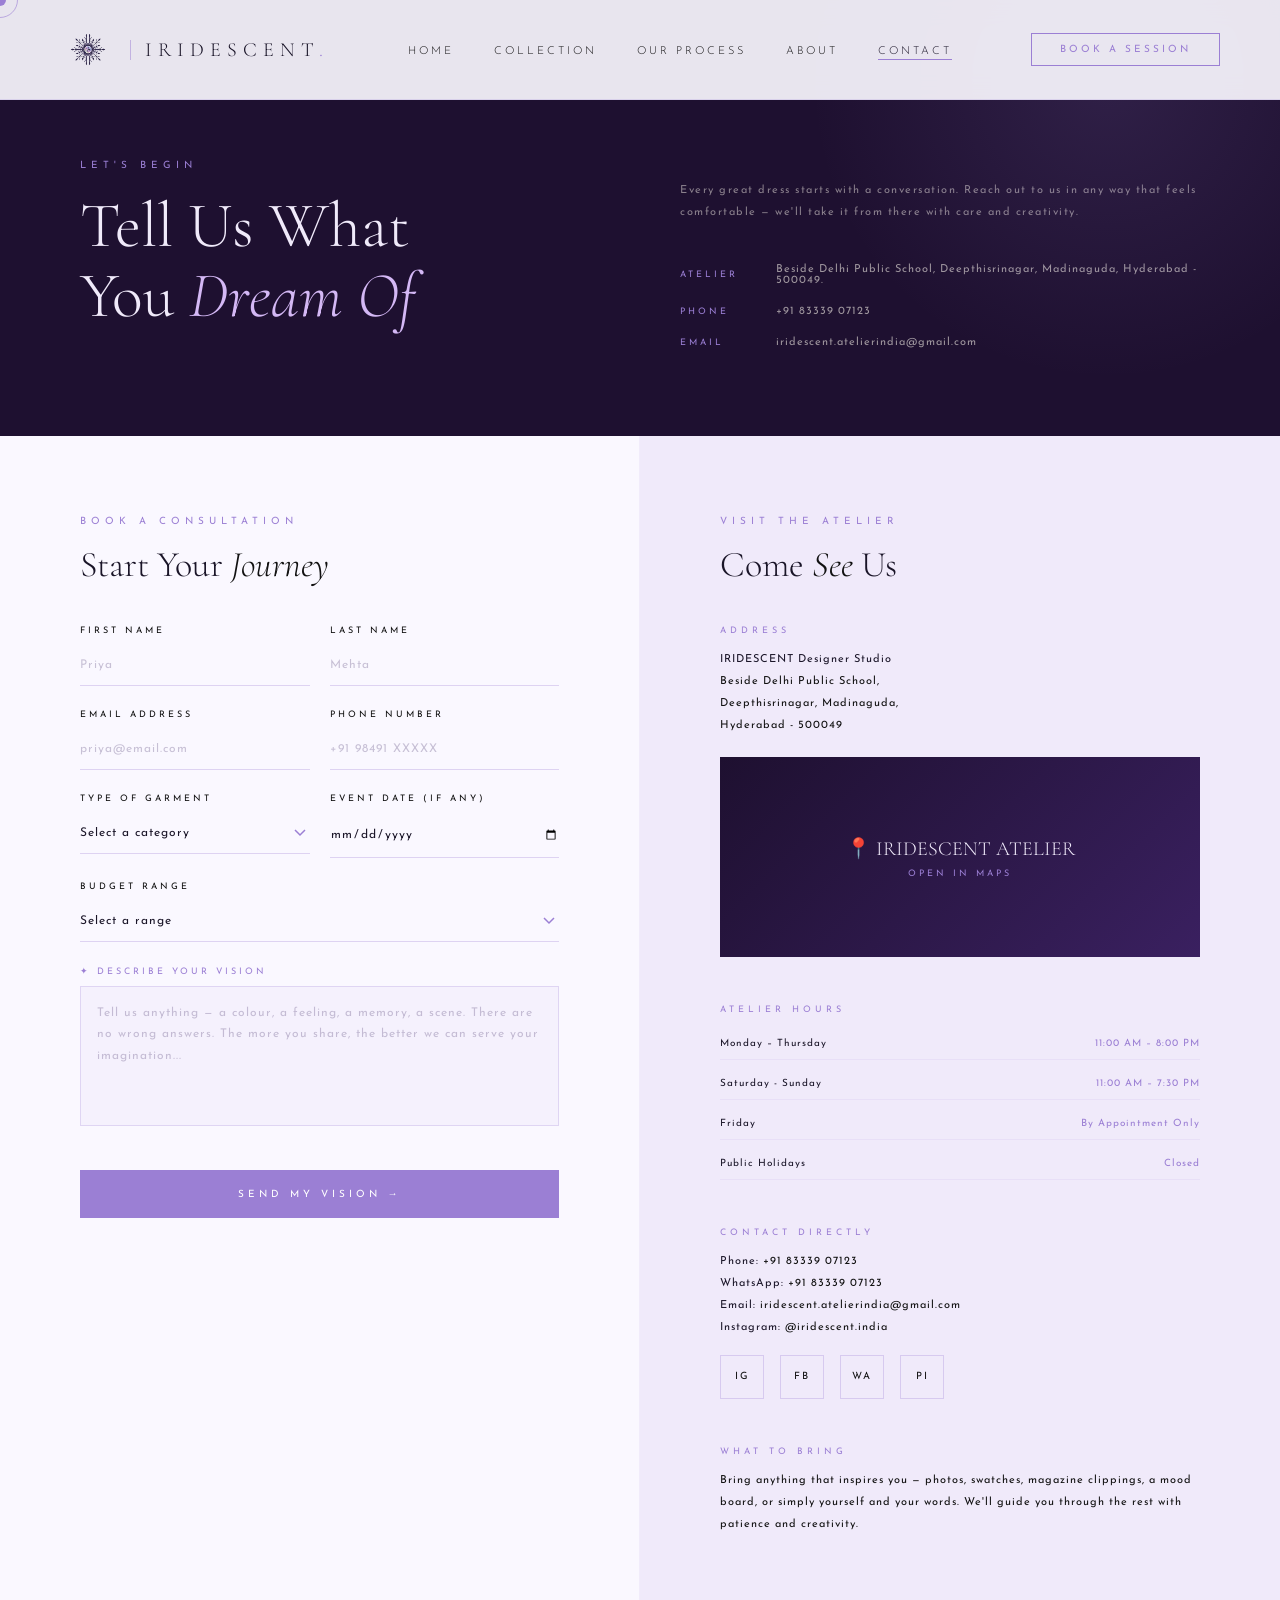
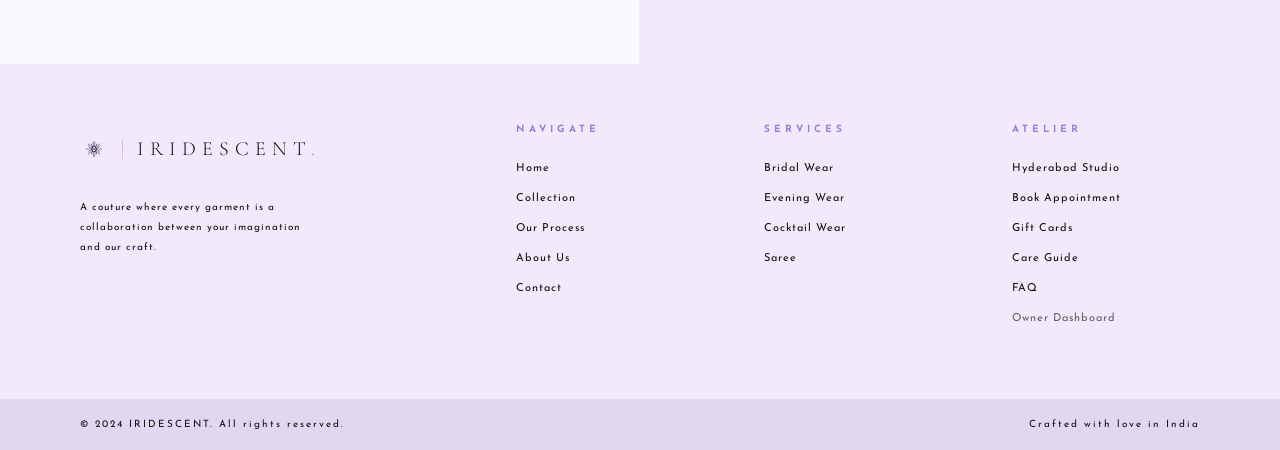
<file: contact.html>
<!DOCTYPE html>
<html lang="en">

<head>
  <meta charset="UTF-8" />
  <meta name="viewport" content="width=device-width, initial-scale=1.0" />
  <title>Contact — IRIDESCENT Boutique</title>
  <link
    href="https://fonts.googleapis.com/css2?family=Cormorant+Garamond:ital,wght@0,300;0,400;0,600;1,300;1,400&family=Josefin+Sans:wght@200;300;400&display=swap"
    rel="stylesheet" />
  <style>
    *,
    *::before,
    *::after {
      margin: 0;
      padding: 0;
      box-sizing: border-box;
    }

    :root {
      --cream: #f0eafa;
      --warm-white: #faf8ff;
      --charcoal: #1a1528;
      --gold: #9b7fd4;
      --gold-light: #d4b8f5;
      --blush: #e0c8f5;
      --deep: #1e1030;
      --mid: #111111;
    }

    body {
      font-family: 'Josefin Sans', sans-serif;
      background: var(--warm-white);
      color: var(--charcoal);
      overflow-x: hidden;
      cursor: none;
    }

    .cursor {
      width: 12px;
      height: 12px;
      background: var(--gold);
      border-radius: 50%;
      position: fixed;
      top: 0;
      left: 0;
      pointer-events: none;
      z-index: 9999;
      transform: translate(-50%, -50%);
      transition: all 0.1s;
    }

    .cursor-ring {
      width: 36px;
      height: 36px;
      border: 1px solid var(--gold);
      border-radius: 50%;
      position: fixed;
      top: 0;
      left: 0;
      pointer-events: none;
      z-index: 9998;
      transform: translate(-50%, -50%);
      transition: all 0.15s;
      opacity: 0.6;
    }

    nav {
      position: fixed;
      top: 0;
      left: 0;
      right: 0;
      z-index: 1000;
      display: flex;
      align-items: center;
      justify-content: space-between;
      padding: 0 60px;
      height: 100px;
      background: rgba(250, 248, 255, 0.92);
      backdrop-filter: blur(12px);
      border-bottom: 1px solid rgba(155, 127, 212, 0.2);
    }

    .nav-logo {
      text-decoration: none;
      display: inline-flex;
      align-items: center;
      align-self: stretch;
    }

    .nav-logo img {
      height: 100%;
      width: auto;
      object-fit: contain;
      display: block;
      align-self: stretch;
    }

    .footer-brand .nav-logo img {
      height: 50px;
    }

    .nav-logo-text {
      font-family: 'Cormorant Garamond', serif;
      font-size: 20px;
      font-weight: 300;
      letter-spacing: 6px;
      text-transform: uppercase;
      color: var(--charcoal);
      margin-left: 14px;
      padding-left: 14px;
      border-left: 1px solid rgba(155, 127, 212, 0.5);
      line-height: 1;
      transition: color 0.3s;
    }

    .nav-logo-text span {
      color: var(--gold);
    }

    .footer-brand .nav-logo .nav-logo-text {
      color: #111111;
      border-left-color: rgba(155, 127, 212, 0.4);
    }

    .nav-links {
      display: flex;
      gap: 40px;
      list-style: none;
    }

    .nav-links a {
      text-decoration: none;
      font-size: 11px;
      font-weight: 300;
      letter-spacing: 3px;
      text-transform: uppercase;
      color: var(--mid);
      position: relative;
      transition: color 0.3s;
    }

    .nav-links a::after {
      content: '';
      position: absolute;
      bottom: -3px;
      left: 0;
      width: 0;
      height: 1px;
      background: var(--gold);
      transition: width 0.3s;
    }

    .nav-links a:hover,
    .nav-links a.active {
      color: var(--charcoal);
    }

    .nav-links a:hover::after,
    .nav-links a.active::after {
      width: 100%;
    }

    .nav-cta {
      font-size: 10px;
      letter-spacing: 3px;
      text-transform: uppercase;
      padding: 10px 28px;
      border: 1px solid var(--gold);
      color: var(--gold);
      text-decoration: none;
      transition: all 0.3s;
    }

    .nav-cta:hover {
      background: var(--gold);
      color: white;
    }

    /* HERO */
    .contact-hero {
      padding: 160px 80px 80px;
      background: var(--deep);
      display: grid;
      grid-template-columns: 1fr 1fr;
      gap: 80px;
      align-items: end;
      position: relative;
      overflow: hidden;
    }

    .contact-hero::before {
      content: '';
      position: absolute;
      top: -50%;
      right: -10%;
      width: 600px;
      height: 600px;
      background: radial-gradient(circle, rgba(155, 127, 212, 0.14) 0%, transparent 70%);
      border-radius: 50%;
    }

    .ch-tag {
      font-size: 10px;
      letter-spacing: 5px;
      text-transform: uppercase;
      color: var(--gold);
      margin-bottom: 20px;
    }

    .ch-title {
      font-family: 'Cormorant Garamond', serif;
      font-size: clamp(44px, 5vw, 72px);
      font-weight: 300;
      color: var(--cream);
      line-height: 1.1;
      margin-bottom: 24px;
    }

    .ch-title em {
      font-style: italic;
      color: var(--gold-light);
    }

    .ch-right {
      padding-bottom: 8px;
    }

    .ch-desc {
      font-size: 11px;
      letter-spacing: 1.5px;
      line-height: 2;
      color: rgba(245, 240, 232, 0.5);
      margin-bottom: 40px;
    }

    .contact-info-strip {
      display: flex;
      flex-direction: column;
      gap: 20px;
    }

    .ci-item {
      display: flex;
      align-items: center;
      gap: 16px;
      font-size: 11px;
      letter-spacing: 1px;
      color: rgba(245, 240, 232, 0.6);
    }

    .ci-item span:first-child {
      font-size: 9px;
      letter-spacing: 3px;
      text-transform: uppercase;
      color: var(--gold);
      min-width: 80px;
    }

    /* MAIN LAYOUT */
    .contact-main {
      display: grid;
      grid-template-columns: 1fr 1fr;
      min-height: 80vh;
    }

    .contact-form-side {
      padding: 80px;
      border-right: 1px solid rgba(155, 127, 212, 0.1);
    }

    .contact-info-side {
      padding: 80px;
      background: var(--cream);
    }

    /* FORM */
    .form-tag {
      font-size: 10px;
      letter-spacing: 5px;
      text-transform: uppercase;
      color: var(--gold);
      margin-bottom: 16px;
    }

    .form-title {
      font-family: 'Cormorant Garamond', serif;
      font-size: 36px;
      font-weight: 300;
      color: var(--charcoal);
      margin-bottom: 40px;
    }

    .form-title em {
      font-style: italic;
      color: var(--mid);
    }

    .form-row {
      display: grid;
      grid-template-columns: 1fr 1fr;
      gap: 20px;
    }

    .form-group {
      margin-bottom: 24px;
    }

    .form-group label {
      display: block;
      font-size: 9px;
      letter-spacing: 3px;
      text-transform: uppercase;
      color: var(--mid);
      margin-bottom: 10px;
    }

    .form-group input,
    .form-group select,
    .form-group textarea {
      width: 100%;
      padding: 14px 0;
      background: transparent;
      border: none;
      border-bottom: 1px solid rgba(155, 127, 212, 0.3);
      font-family: 'Josefin Sans', sans-serif;
      font-size: 12px;
      letter-spacing: 1px;
      color: var(--charcoal);
      outline: none;
      transition: border-color 0.3s;
      appearance: none;
    }

    .form-group input::placeholder,
    .form-group textarea::placeholder {
      color: rgba(122, 107, 149, 0.4);
    }

    .form-group input:focus,
    .form-group select:focus,
    .form-group textarea:focus {
      border-bottom-color: var(--gold);
    }

    .form-group textarea {
      resize: none;
      height: 100px;
    }

    .form-group select {
      cursor: pointer;
      background-image: url("data:image/svg+xml,%3Csvg xmlns='http://www.w3.org/2000/svg' width='12' height='8'%3E%3Cpath d='M1 1l5 5 5-5' stroke='%239b7fd4' stroke-width='1.5' fill='none'/%3E%3C/svg%3E");
      background-repeat: no-repeat;
      background-position: right 4px center;
    }

    .form-group select option {
      color: var(--charcoal);
      background: white;
    }

    /* Imagination textarea special */
    .vision-group {
      margin-bottom: 30px;
    }

    .vision-group label {
      display: block;
      font-size: 9px;
      letter-spacing: 3px;
      text-transform: uppercase;
      color: var(--gold);
      margin-bottom: 10px;
    }

    .vision-group textarea {
      width: 100%;
      padding: 16px;
      background: rgba(155, 127, 212, 0.05);
      border: 1px solid rgba(155, 127, 212, 0.25);
      font-family: 'Josefin Sans', sans-serif;
      font-size: 12px;
      letter-spacing: 1px;
      line-height: 1.8;
      color: var(--charcoal);
      outline: none;
      resize: none;
      height: 140px;
      transition: border-color 0.3s;
    }

    .vision-group textarea::placeholder {
      color: rgba(122, 107, 149, 0.4);
    }

    .vision-group textarea:focus {
      border-color: var(--gold);
    }

    .submit-btn {
      width: 100%;
      padding: 18px;
      background: var(--gold);
      border: none;
      font-family: 'Josefin Sans', sans-serif;
      font-size: 10px;
      letter-spacing: 4px;
      text-transform: uppercase;
      color: white;
      cursor: pointer;
      transition: all 0.3s;
      margin-top: 10px;
    }

    .submit-btn:hover {
      background: var(--deep);
    }

    .success-msg {
      display: none;
      text-align: center;
      padding: 40px;
      border: 1px solid rgba(155, 127, 212, 0.3);
      margin-top: 20px;
    }

    .success-msg .success-icon {
      font-size: 32px;
      color: var(--gold);
      margin-bottom: 16px;
    }

    .success-msg h3 {
      font-family: 'Cormorant Garamond', serif;
      font-size: 24px;
      font-weight: 300;
      color: var(--charcoal);
      margin-bottom: 10px;
    }

    .success-msg p {
      font-size: 11px;
      letter-spacing: 1px;
      line-height: 2;
      color: var(--mid);
    }

    /* INFO SIDE */
    .info-tag {
      font-size: 10px;
      letter-spacing: 5px;
      text-transform: uppercase;
      color: var(--gold);
      margin-bottom: 16px;
    }

    .info-title {
      font-family: 'Cormorant Garamond', serif;
      font-size: 36px;
      font-weight: 300;
      color: var(--charcoal);
      margin-bottom: 40px;
    }

    .info-title em {
      font-style: italic;
      color: var(--mid);
    }

    .info-block {
      margin-bottom: 48px;
    }

    .ib-label {
      font-size: 9px;
      letter-spacing: 4px;
      text-transform: uppercase;
      color: var(--gold);
      margin-bottom: 14px;
    }

    .ib-content {
      font-size: 11px;
      letter-spacing: 1px;
      line-height: 2;
      color: var(--mid);
    }

    .ib-content strong {
      color: var(--charcoal);
      font-weight: 400;
    }

    .hours-grid {
      display: grid;
      gap: 8px;
    }

    .hour-row {
      display: flex;
      justify-content: space-between;
      font-size: 10px;
      letter-spacing: 1px;
      padding: 10px 0;
      border-bottom: 1px solid rgba(155, 127, 212, 0.1);
    }

    .hour-row span:first-child {
      color: var(--charcoal);
    }

    .hour-row span:last-child {
      color: var(--gold);
    }

    .social-links {
      display: flex;
      gap: 16px;
      margin-top: 16px;
    }

    .social-link {
      width: 44px;
      height: 44px;
      border: 1px solid rgba(155, 127, 212, 0.3);
      display: flex;
      align-items: center;
      justify-content: center;
      text-decoration: none;
      font-size: 10px;
      font-weight: 400;
      letter-spacing: 2px;
      color: var(--mid);
      position: relative;
      overflow: hidden;
      transition: color 0.3s ease, border-color 0.3s ease,
        transform 0.3s ease, box-shadow 0.3s ease;
    }

    /* Sliding fill layer */
    .social-link::before {
      content: '';
      position: absolute;
      inset: 0;
      opacity: 0;
      transition: opacity 0.3s ease;
    }

    .social-link span {
      position: relative;
      z-index: 1;
    }

    /* Hover: lift + shadow */
    .social-link:hover {
      transform: translateY(-4px);
      color: #fff;
      border-color: transparent;
    }

    .social-link:hover::before {
      opacity: 1;
    }

    /* Instagram */
    .social-link[data-platform="ig"]::before {
      background: radial-gradient(circle at 30% 110%,
          #f09433 0%, #e6683c 25%, #dc2743 50%, #cc2366 75%, #bc1888 100%);
    }

    .social-link[data-platform="ig"]:hover {
      box-shadow: 0 8px 24px rgba(220, 39, 67, 0.35);
    }

    /* Facebook */
    .social-link[data-platform="fb"]::before {
      background: #1877f2;
    }

    .social-link[data-platform="fb"]:hover {
      box-shadow: 0 8px 24px rgba(24, 119, 242, 0.35);
    }

    /* WhatsApp */
    .social-link[data-platform="wa"]::before {
      background: #25d366;
    }

    .social-link[data-platform="wa"]:hover {
      box-shadow: 0 8px 24px rgba(37, 211, 102, 0.35);
    }

    /* Pinterest */
    .social-link[data-platform="pi"]::before {
      background: #e60023;
    }

    .social-link[data-platform="pi"]:hover {
      box-shadow: 0 8px 24px rgba(230, 0, 35, 0.35);
    }

    .map-placeholder {
      height: 200px;
      background: linear-gradient(135deg, var(--deep), #3a2060);
      display: flex;
      flex-direction: column;
      align-items: center;
      justify-content: center;
      margin-top: 24px;
      cursor: pointer;
      transition: opacity 0.3s;
      text-decoration: none;
    }

    .map-placeholder:hover {
      opacity: 0.85;
    }

    .map-placeholder span:first-child {
      font-family: 'Cormorant Garamond', serif;
      font-size: 20px;
      font-weight: 300;
      color: var(--cream);
      margin-bottom: 8px;
    }

    .map-placeholder span:last-child {
      font-size: 9px;
      letter-spacing: 3px;
      text-transform: uppercase;
      color: var(--gold);
    }

    footer {
      background: #f0eafa;
      padding: 60px 80px;
      display: grid;
      grid-template-columns: 2fr 1fr 1fr 1fr;
      gap: 60px;
    }

    .footer-brand .nav-logo {
      color: #111111;
      font-size: 24px;
    }

    .footer-brand p {
      margin-top: 20px;
      font-size: 10px;
      letter-spacing: 1px;
      line-height: 2;
      color: #111111;
      max-width: 240px;
    }

    .footer-col h4 {
      font-size: 10px;
      letter-spacing: 4px;
      text-transform: uppercase;
      color: var(--gold);
      margin-bottom: 24px;
    }

    .footer-col ul {
      list-style: none;
    }

    .footer-col ul li {
      margin-bottom: 14px;
    }

    .footer-col ul li a {
      font-size: 11px;
      letter-spacing: 1px;
      color: #111111;
      text-decoration: none;
      transition: color 0.3s;
    }

    .footer-col ul li a:hover {
      color: var(--gold);
    }

    .footer-bottom {
      background: #e0d8f0;
      padding: 20px 80px;
      display: flex;
      justify-content: space-between;
      align-items: center;
    }

    .footer-bottom span {
      font-size: 10px;
      letter-spacing: 2px;
      color: #111111;
    }

    /* ── CONTACT: TABLET ── */
    @media (max-width: 1024px) {
      .contact-hero {
        padding: 120px 40px 60px;
        gap: 40px;
      }

      .contact-form-side {
        padding: 60px 40px;
      }

      .contact-info-side {
        padding: 60px 40px;
      }
    }

    /* ── CONTACT: MOBILE ── */
    @media (max-width: 768px) {
      .contact-hero {
        grid-template-columns: 1fr;
        padding: 100px 24px 40px;
        gap: 24px;
      }

      .contact-main {
        grid-template-columns: 1fr;
        min-height: auto;
      }

      .contact-form-side {
        padding: 40px 24px;
        border-right: none;
        border-bottom: 1px solid rgba(155, 127, 212, 0.1);
      }

      .contact-info-side {
        padding: 40px 24px;
      }

      .form-row {
        grid-template-columns: 1fr;
        gap: 0;
      }
    }
  </style>
  <link rel="stylesheet" href="responsive.css" />
</head>

<body>
  <div class="cursor" id="cursor"></div>
  <div class="cursor-ring" id="cursorRing"></div>

  <nav>
    <a href="index.html" class="nav-logo"><img src="Photos/Logo.png" alt="IRIDESCENT Boutique" /><span
        class="nav-logo-text">IRIDESCENT<span>.</span></span></a>
    <ul class="nav-links" id="navLinks">
      <li><a href="index.html">Home</a></li>
      <li><a href="collection.html">Collection</a></li>
      <li><a href="process.html">Our Process</a></li>
      <li><a href="about.html">About</a></li>
      <li><a href="contact.html" class="active">Contact</a></li>
    </ul>
    <a href="contact.html" class="nav-cta">Book a Session</a>
    <button class="nav-burger" id="navBurger" onclick="toggleNav()" aria-label="Toggle menu">☰</button>
  </nav>

  <div class="contact-hero">
    <div>
      <p class="ch-tag">Let's Begin</p>
      <h1 class="ch-title">Tell Us What<br>You <em>Dream Of</em></h1>
    </div>
    <div class="ch-right">
      <p class="ch-desc">Every great dress starts with a conversation. Reach out to us in any way that feels comfortable
        — we'll take it from there with care and creativity.</p>
      <div class="contact-info-strip">
        <div class="ci-item"><span>Atelier</span><span>Beside Delhi Public School, Deepthisrinagar, Madinaguda,
            Hyderabad - 500049.</span></div>
        <div class="ci-item"><span>Phone</span><span>+91 83339 07123</span></div>
        <div class="ci-item"><span>Email</span><span>iridescent.atelierindia@gmail.com</span></div>
      </div>
    </div>
  </div>

  <div class="contact-main">
    <!-- FORM SIDE -->
    <div class="contact-form-side">
      <p class="form-tag">Book a Consultation</p>
      <h2 class="form-title">Start Your <em>Journey</em></h2>

      <form id="contactForm" novalidate>
        <!-- Web3Forms access key — replace YOUR_ACCESS_KEY below -->
        <input type="hidden" name="access_key" value="e3f1c26c-e0aa-4771-b76c-76b5577f91b8" />
        <input type="hidden" name="subject" value="New Consultation Request — Iridescent Designer Studio" />
        <input type="hidden" name="from_name" value="Iridescent Atelier" />
        <div class="form-row">
          <div class="form-group">
            <label for="firstName">First Name</label>
            <input id="firstName" type="text" name="first_name" placeholder="Priya" required />
          </div>
          <div class="form-group">
            <label for="lastName">Last Name</label>
            <input id="lastName" type="text" name="last_name" placeholder="Mehta" required />
          </div>
        </div>

        <div class="form-row">
          <div class="form-group">
            <label for="emailAddr">Email Address</label>
            <input id="emailAddr" type="email" name="email" placeholder="priya@email.com" required />
          </div>
          <div class="form-group">
            <label for="phoneNum">Phone Number</label>
            <input id="phoneNum" type="tel" name="phone" placeholder="+91 98491 XXXXX" />
          </div>
        </div>

        <div class="form-row">
          <div class="form-group">
            <label for="garmentType">Type of Garment</label>
            <select id="garmentType" name="garment_type">
              <option value="">Select a category</option>
              <option>Bridal Gown</option>
              <option>Evening Gown</option>
              <option>Cocktail Dress</option>
              <option>Saree</option>
              <option>Formal Wear</option>
              <option>Something Unique</option>
            </select>
          </div>
          <div class="form-group">
            <label for="eventDate">Event Date (if any)</label>
            <input id="eventDate" type="date" name="event_date" />
          </div>
        </div>

        <div class="form-group">
          <label for="budgetRange">Budget Range</label>
          <select id="budgetRange" name="budget_range">
            <option value="">Select a range</option>
            <option>₹15,000 – ₹30,000</option>
            <option>₹30,000 – ₹60,000</option>
            <option>₹60,000 – ₹1,20,000</option>
            <option>₹1,20,000 and above</option>
            <option>Prefer to discuss in consultation</option>
          </select>
        </div>

        <div class="vision-group">
          <label for="visionText">✦ Describe Your Vision</label>
          <textarea id="visionText" name="vision"
            placeholder="Tell us anything — a colour, a feeling, a memory, a scene. There are no wrong answers. The more you share, the better we can serve your imagination..."></textarea>
        </div>

        <button class="submit-btn" id="submitBtn" type="submit">Send My Vision →</button>
      </form>

      <div class="success-msg" id="successMsg">
        <div class="success-icon">✦</div>
        <h3>Your vision has been received.</h3>
        <p>We'll reach out within 24 hours to schedule your personal consultation. We can't wait to bring your
          imagination to life.</p>
      </div>

      <div class="success-msg" id="errorMsg" style="border-color:rgba(200,80,80,0.3);">
        <div class="success-icon" style="color:#c05050;">✕</div>
        <h3 style="color:#c05050;">Something went wrong.</h3>
        <p>Please try again, or reach us directly at <strong>hello@imagin.boutique</strong>.</p>
      </div>
    </div>

    <!-- INFO SIDE -->
    <div class="contact-info-side" id="studio">
      <p class="info-tag">Visit the Atelier</p>
      <h2 class="info-title">Come <em>See</em> Us</h2>

      <div class="info-block">
        <div class="ib-label">Address</div>
        <div class="ib-content">
          <strong>IRIDESCENT Designer Studio</strong><br>
          Beside Delhi Public School,<br>
          Deepthisrinagar, Madinaguda,<br>
          Hyderabad - 500049
        </div>
        <a href="https://maps.app.goo.gl/Ei5Mjamz1qm4yniGA" target="_blank" class="map-placeholder"
          style="margin-top:20px;">
          <span>📍 IRIDESCENT ATELIER</span>
          <span>Open in Maps</span>
        </a>
      </div>

      <div class="info-block">
        <div class="ib-label">Atelier Hours</div>
        <div class="hours-grid">
          <div class="hour-row"><span>Monday – Thursday</span><span>11:00 AM – 8:00 PM</span></div>
          <div class="hour-row"><span>Saturday - Sunday</span><span>11:00 AM – 7:30 PM</span></div>
          <div class="hour-row"><span>Friday</span><span>By Appointment Only</span></div>
          <div class="hour-row"><span>Public Holidays</span><span>Closed</span></div>
        </div>
      </div>

      <div class="info-block">
        <div class="ib-label">Contact Directly</div>
        <div class="ib-content">
          <strong>Phone:</strong> +91 83339 07123<br>
          <strong>WhatsApp:</strong> +91 83339 07123<br>
          <strong>Email:</strong> iridescent.atelierindia@gmail.com<br>
          <strong>Instagram:</strong> @iridescent.india
        </div>
        <div class="social-links">
          <a href="https://www.instagram.com/iridescent.india?igsh=MTFzbjh5OXc3NDJmcg==" class="social-link"
            data-platform="ig" title="Instagram"><span>IG</span></a>
          <a href="#" class="social-link" data-platform="fb" title="Facebook"><span>FB</span></a>
          <a href="https://wa.me/8333907123" class="social-link" data-platform="wa" title="WhatsApp"><span>WA</span></a>
          <a href="#" class="social-link" data-platform="pi" title="Pinterest"><span>PI</span></a>
        </div>
      </div>

      <div class="info-block">
        <div class="ib-label">What to Bring</div>
        <div class="ib-content">
          Bring anything that inspires you — photos, swatches, magazine clippings, a mood board, or simply yourself and
          your words. We'll guide you through the rest with patience and creativity.
        </div>
      </div>
    </div>
  </div>

  <footer>
    <div class="footer-brand"><a href="index.html" class="nav-logo"><img src="Photos/Logo.png"
          alt="IRIDESCENT Boutique" /><span class="nav-logo-text">IRIDESCENT<span>.</span></span></a>
      <p>A couture where every garment is a collaboration between your imagination and our craft.
      </p>
    </div>
    <div class="footer-col">
      <h4>Navigate</h4>
      <ul>
        <li><a href="index.html">Home</a></li>
        <li><a href="collection.html">Collection</a></li>
        <li><a href="process.html">Our Process</a></li>
        <li><a href="about.html">About Us</a></li>
        <li><a href="contact.html">Contact</a></li>
      </ul>
    </div>
    <div class="footer-col">
      <h4>Services</h4>
      <ul>
        <li><a href="collection.html?cat=bridal">Bridal Wear</a></li>
        <li><a href="collection.html?cat=evening">Evening Wear</a></li>
        <li><a href="collection.html?cat=cocktail">Cocktail Wear</a></li>
        <li><a href="collection.html?cat=saree">Saree</a></li>
      </ul>
    </div>
    <div class="footer-col">
      <h4>Atelier</h4>
      <ul>
        <li><a href="contact.html#studio">Hyderabad Studio</a></li>
        <li><a href="contact.html">Book Appointment</a></li>
        <li><a href="contact.html">Gift Cards</a></li>
        <li><a href="process.html">Care Guide</a></li>
        <li><a href="process.html#faq">FAQ</a></li>
        <li><a href="dashboard.html" style="opacity: 0.65;">Owner Dashboard</a></li>
      </ul>
    </div>
  </footer>
  <div class="footer-bottom"><span>© 2024 IRIDESCENT. All rights reserved.</span><span>Crafted with love in
      India</span></div>

  <script>
    function toggleNav() {
      const links = document.getElementById('navLinks');
      const burger = document.getElementById('navBurger');
      const isOpen = links.classList.toggle('open');
      burger.textContent = isOpen ? '✕' : '☰';
    }
    document.querySelectorAll('.nav-links a').forEach(a => a.addEventListener('click', () => {
      document.getElementById('navLinks').classList.remove('open');
      document.getElementById('navBurger').textContent = '☰';
    }));
    const cursor = document.getElementById('cursor');
    const ring = document.getElementById('cursorRing');
    document.addEventListener('mousemove', e => {
      cursor.style.left = e.clientX + 'px'; cursor.style.top = e.clientY + 'px';
      setTimeout(() => { ring.style.left = e.clientX + 'px'; ring.style.top = e.clientY + 'px'; }, 80);
    });

    const contactForm = document.getElementById('contactForm');
    const successMsg = document.getElementById('successMsg');
    const errorMsg = document.getElementById('errorMsg');
    const submitBtn = document.getElementById('submitBtn');

    contactForm.addEventListener('submit', async function (e) {
      e.preventDefault();

      // Basic client-side validation
      const firstName = document.getElementById('firstName').value.trim();
      const email = document.getElementById('emailAddr').value.trim();
      if (!firstName || !email) {
        alert('Please fill in at least your first name and email address.');
        return;
      }

      submitBtn.textContent = 'Sending…';
      submitBtn.disabled = true;

      const data = new FormData(contactForm);

      try {
        const res = await fetch('https://api.web3forms.com/submit', {
          method: 'POST',
          body: data,
          headers: { 'Accept': 'application/json' }
        });

        if (res.ok) {
          contactForm.style.display = 'none';
          successMsg.style.display = 'block';
        } else {
          throw new Error('Server error');
        }
      } catch (err) {
        submitBtn.textContent = 'Send My Vision →';
        submitBtn.disabled = false;
        errorMsg.style.display = 'block';
        errorMsg.scrollIntoView({ behavior: 'smooth', block: 'nearest' });
      }
    });
  </script>
  <!-- Client-Side Analytics Tracker -->
  <script src="analytics.js"></script>
</body>

</html>
</file>
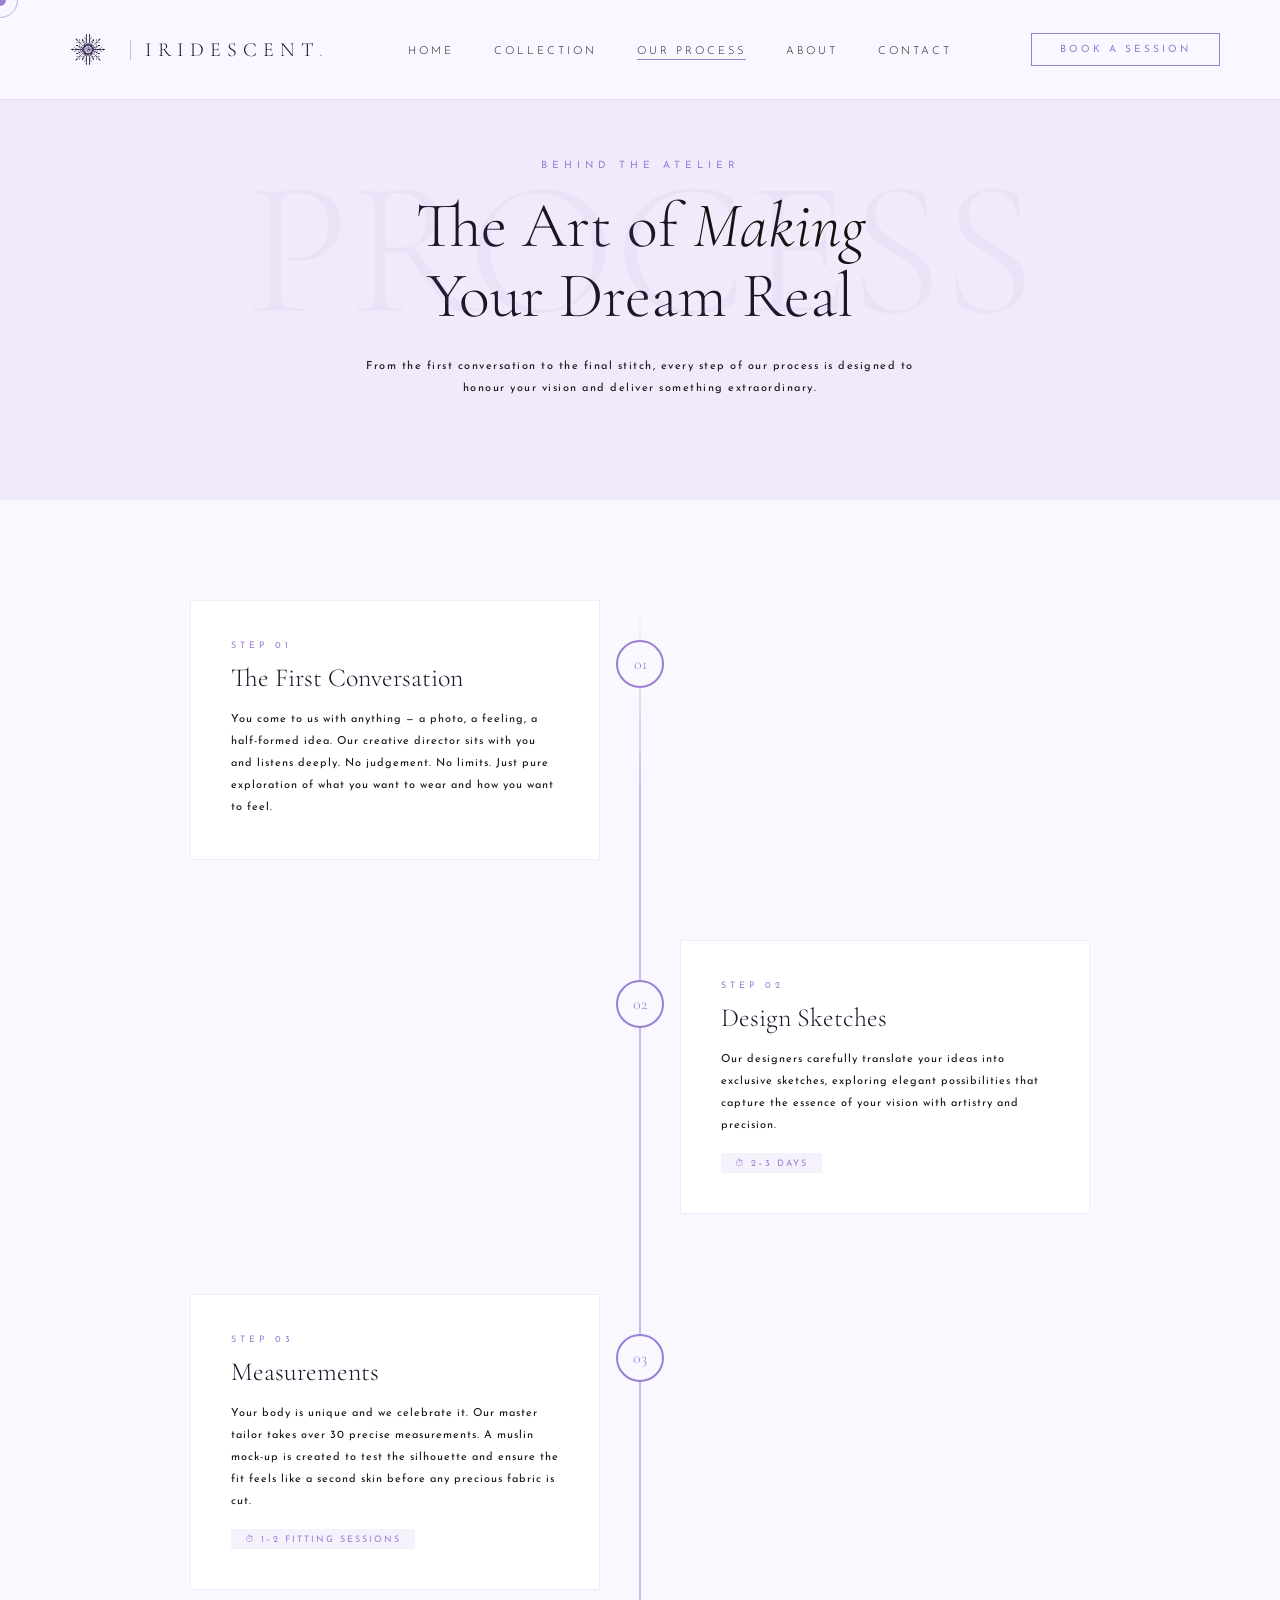
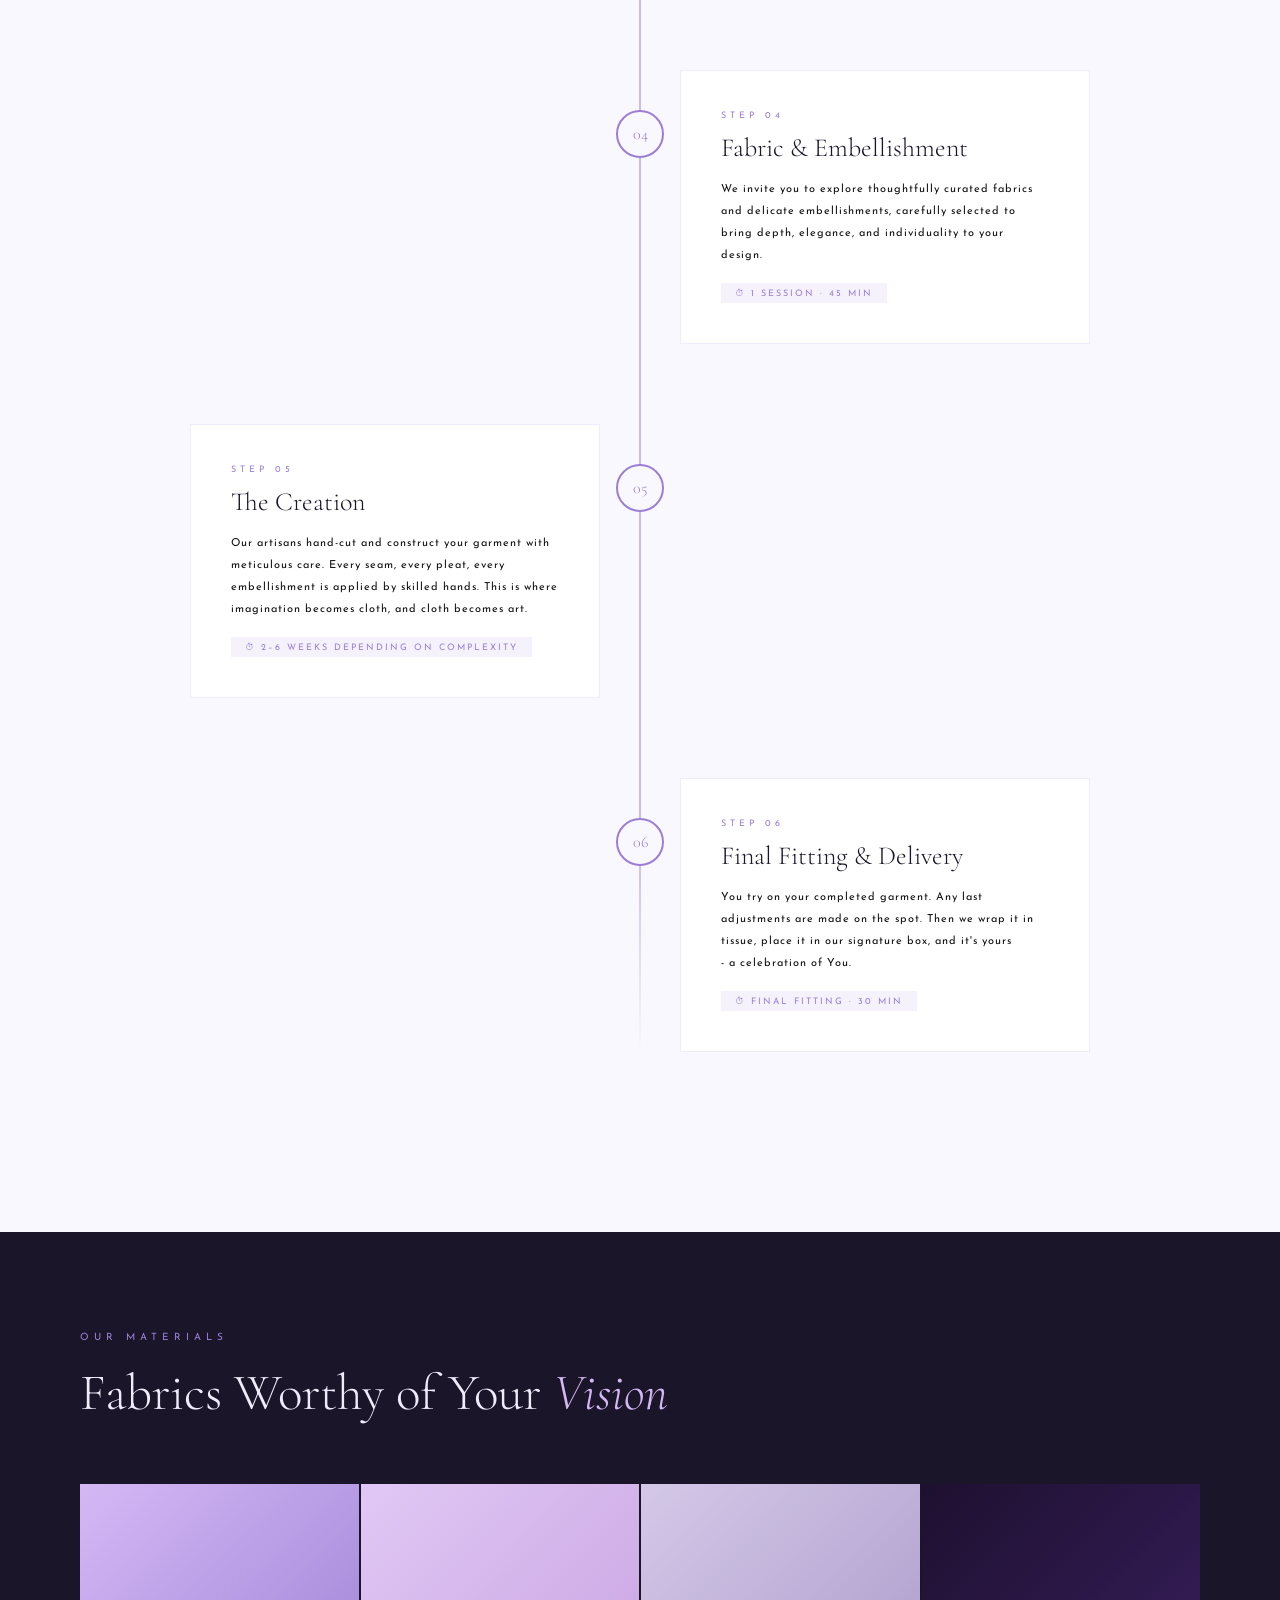
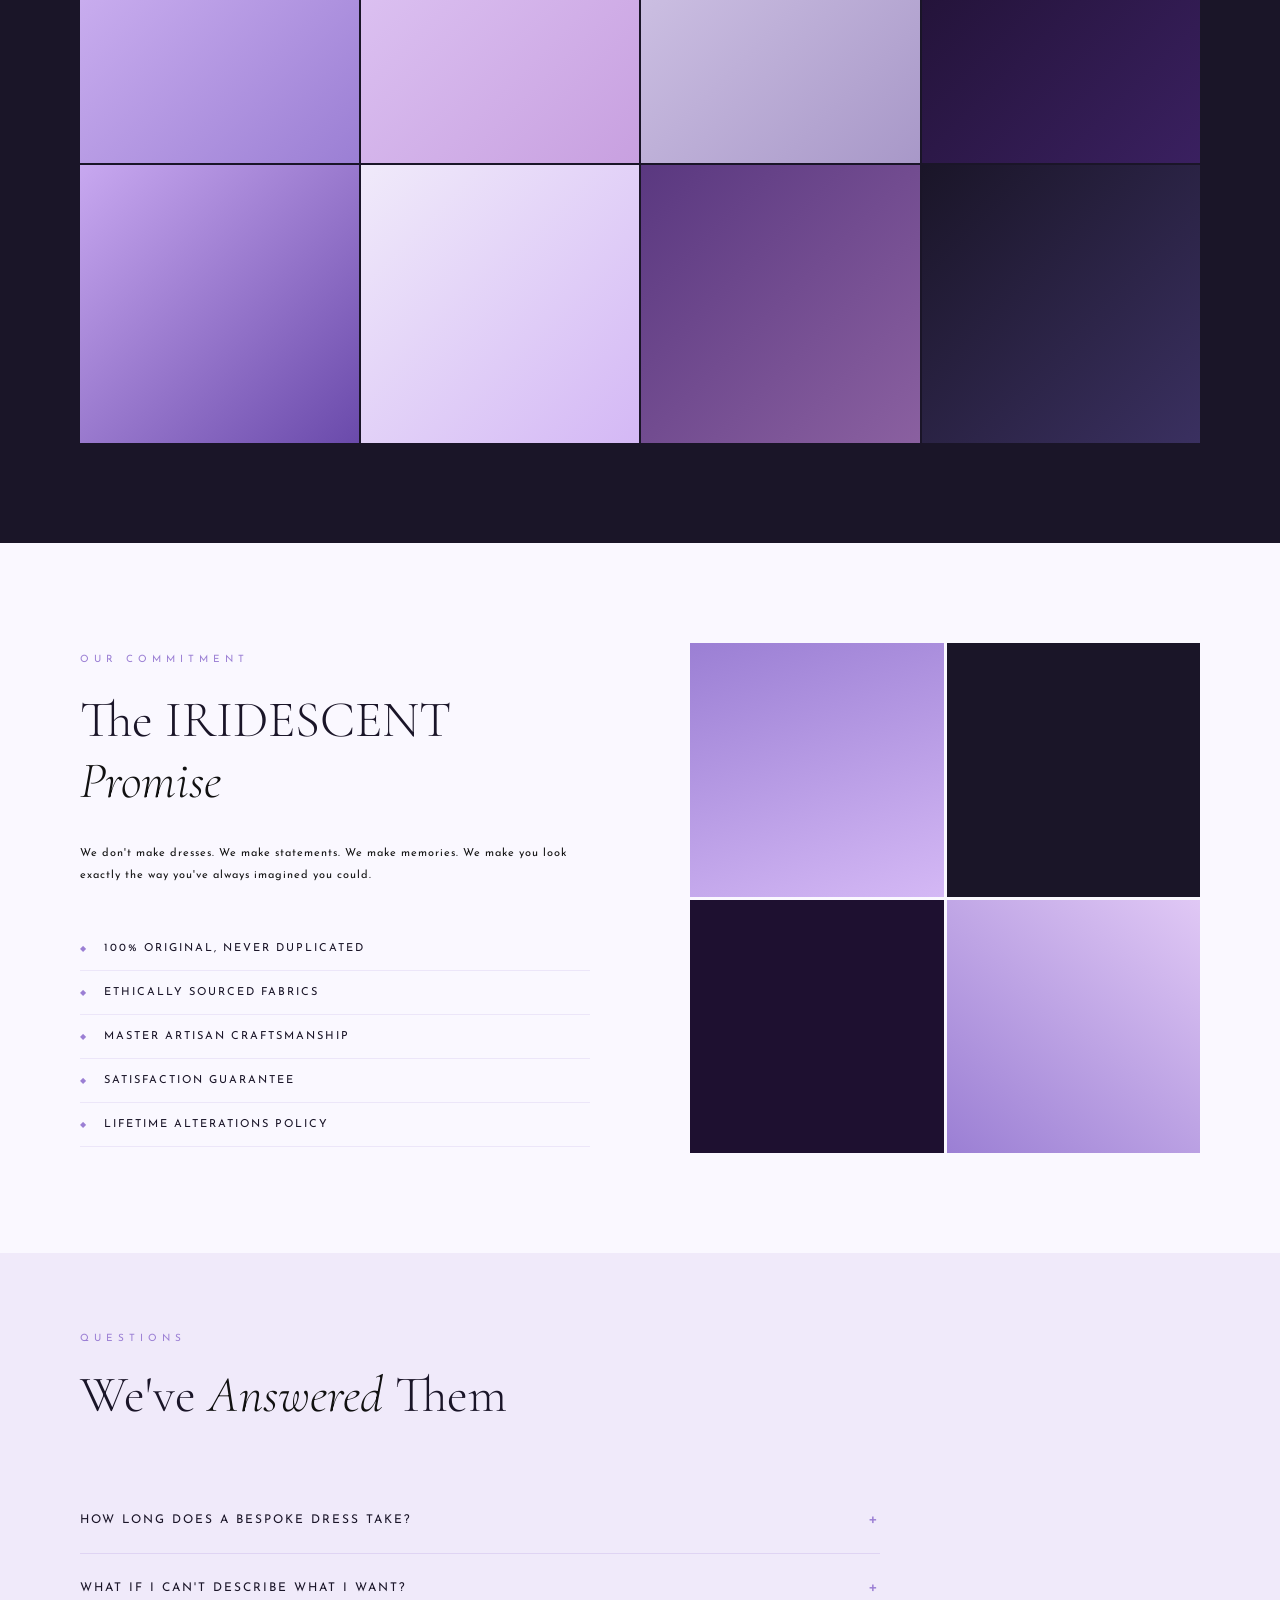
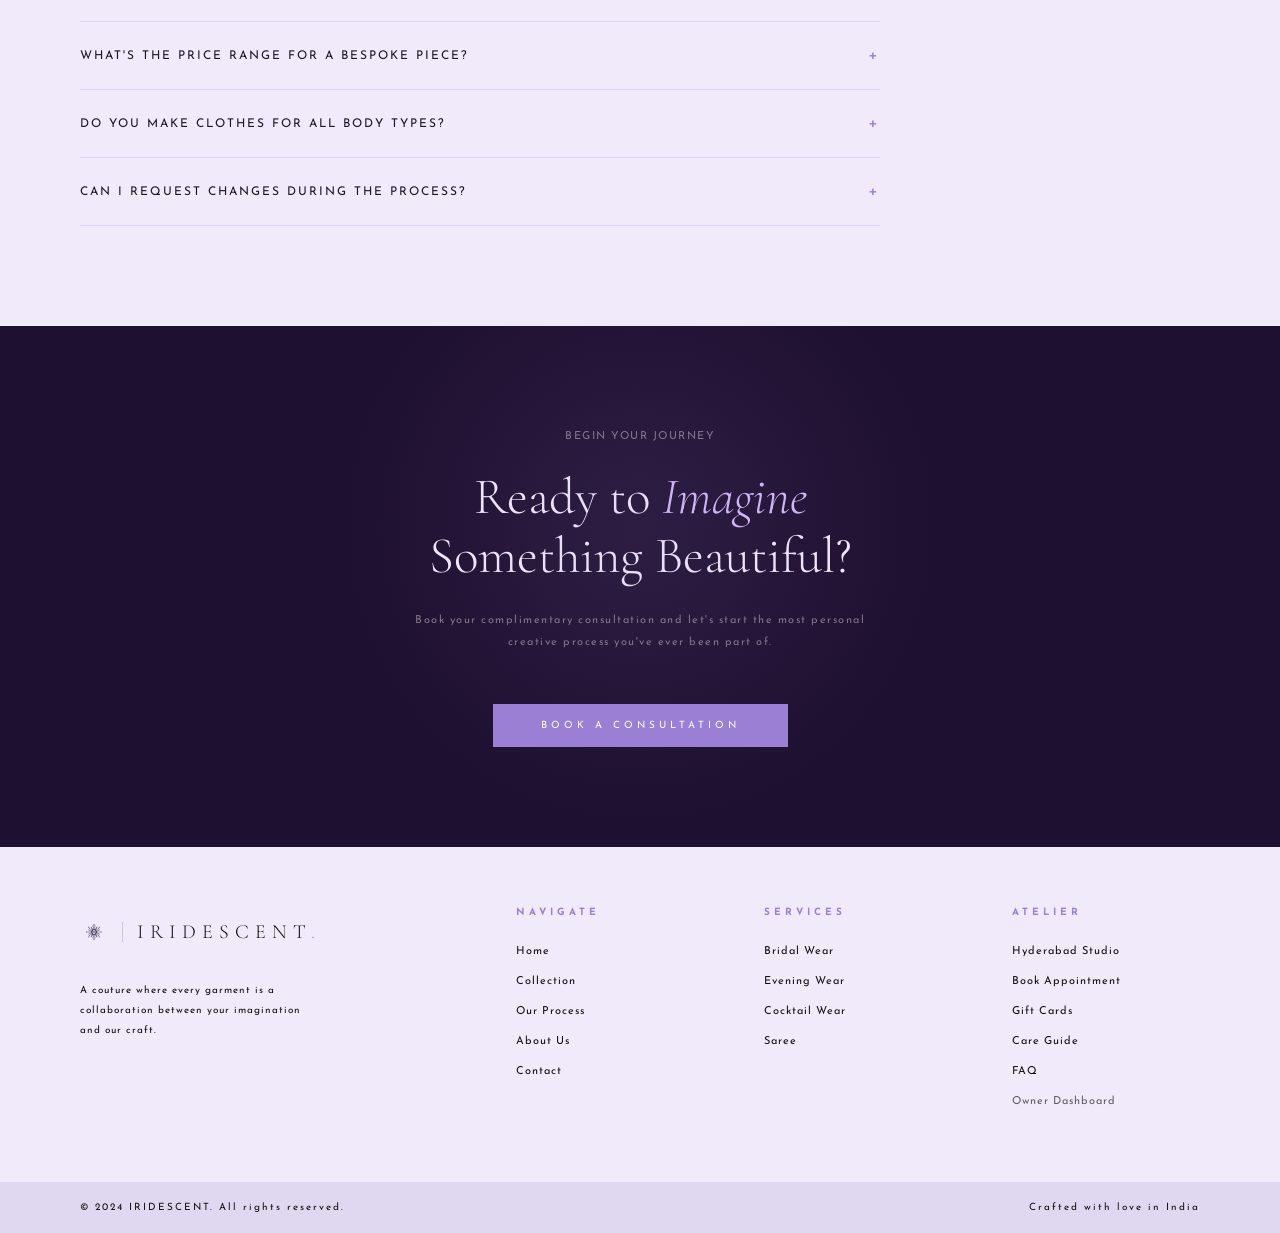
<file: process.html>
<!DOCTYPE html>
<html lang="en">

<head>
  <meta charset="UTF-8" />
  <meta name="viewport" content="width=device-width, initial-scale=1.0" />
  <title>Our Process — IRIDESCENT Boutique</title>
  <link
    href="https://fonts.googleapis.com/css2?family=Cormorant+Garamond:ital,wght@0,300;0,400;0,600;1,300;1,400&family=Josefin+Sans:wght@200;300;400&display=swap"
    rel="stylesheet" />
  <style>
    *,
    *::before,
    *::after {
      margin: 0;
      padding: 0;
      box-sizing: border-box;
    }

    :root {
      --cream: #f0eafa;
      --warm-white: #faf8ff;
      --charcoal: #1a1528;
      --gold: #9b7fd4;
      --gold-light: #d4b8f5;
      --blush: #e0c8f5;
      --deep: #1e1030;
      --mid: #111111;
    }

    body {
      font-family: 'Josefin Sans', sans-serif;
      background: var(--warm-white);
      color: var(--charcoal);
      overflow-x: hidden;
      cursor: none;
    }

    .cursor {
      width: 12px;
      height: 12px;
      background: var(--gold);
      border-radius: 50%;
      position: fixed;
      top: 0;
      left: 0;
      pointer-events: none;
      z-index: 9999;
      transform: translate(-50%, -50%);
      transition: all 0.1s ease;
    }

    .cursor-ring {
      width: 36px;
      height: 36px;
      border: 1px solid var(--gold);
      border-radius: 50%;
      position: fixed;
      top: 0;
      left: 0;
      pointer-events: none;
      z-index: 9998;
      transform: translate(-50%, -50%);
      transition: all 0.15s ease;
      opacity: 0.6;
    }

    nav {
      position: fixed;
      top: 0;
      left: 0;
      right: 0;
      z-index: 1000;
      display: flex;
      align-items: center;
      justify-content: space-between;
      padding: 0 60px;
      height: 100px;
      background: rgba(250, 248, 255, 0.92);
      backdrop-filter: blur(12px);
      border-bottom: 1px solid rgba(155, 127, 212, 0.2);
    }

    .nav-logo {
      text-decoration: none;
      display: inline-flex;
      align-items: center;
      align-self: stretch;
    }

    .nav-logo img {
      height: 100%;
      width: auto;
      object-fit: contain;
      display: block;
      align-self: stretch;
    }

    .footer-brand .nav-logo img {
      height: 50px;
    }

    .nav-logo-text {
      font-family: 'Cormorant Garamond', serif;
      font-size: 20px;
      font-weight: 300;
      letter-spacing: 6px;
      text-transform: uppercase;
      color: var(--charcoal);
      margin-left: 14px;
      padding-left: 14px;
      border-left: 1px solid rgba(155, 127, 212, 0.5);
      line-height: 1;
      transition: color 0.3s;
    }

    .nav-logo-text span {
      color: var(--gold);
    }

    .footer-brand .nav-logo .nav-logo-text {
      color: #111111;
      border-left-color: rgba(155, 127, 212, 0.4);
    }

    .nav-links {
      display: flex;
      gap: 40px;
      list-style: none;
    }

    .nav-links a {
      text-decoration: none;
      font-size: 11px;
      font-weight: 300;
      letter-spacing: 3px;
      text-transform: uppercase;
      color: var(--mid);
      position: relative;
      transition: color 0.3s;
    }

    .nav-links a::after {
      content: '';
      position: absolute;
      bottom: -3px;
      left: 0;
      width: 0;
      height: 1px;
      background: var(--gold);
      transition: width 0.3s;
    }

    .nav-links a:hover,
    .nav-links a.active {
      color: var(--charcoal);
    }

    .nav-links a:hover::after,
    .nav-links a.active::after {
      width: 100%;
    }

    .nav-cta {
      font-size: 10px;
      letter-spacing: 3px;
      text-transform: uppercase;
      padding: 10px 28px;
      border: 1px solid var(--gold);
      color: var(--gold);
      text-decoration: none;
      transition: all 0.3s;
    }

    .nav-cta:hover {
      background: var(--gold);
      color: white;
    }

    /* PAGE HERO */
    .page-hero {
      padding: 160px 80px 100px;
      background: var(--cream);
      text-align: center;
      position: relative;
      overflow: hidden;
    }

    .page-hero::before {
      content: 'PROCESS';
      position: absolute;
      font-family: 'Cormorant Garamond', serif;
      font-size: clamp(40px, 15vw, 200px);
      font-weight: 300;
      color: rgba(155, 127, 212, 0.07);
      top: 50%;
      left: 50%;
      transform: translate(-50%, -50%);
      white-space: nowrap;
      pointer-events: none;
    }

    .ph-tag {
      font-size: 10px;
      letter-spacing: 5px;
      text-transform: uppercase;
      color: var(--gold);
      margin-bottom: 20px;
    }

    .ph-title {
      font-family: 'Cormorant Garamond', serif;
      font-size: clamp(44px, 5vw, 72px);
      font-weight: 300;
      color: var(--charcoal);
      line-height: 1.1;
      margin-bottom: 24px;
    }

    .ph-title em {
      font-style: italic;
      color: var(--mid);
    }

    .ph-desc {
      font-size: 11px;
      letter-spacing: 1.5px;
      line-height: 2;
      color: var(--mid);
      max-width: 560px;
      margin: 0 auto;
    }

    /* TIMELINE */
    .timeline-section {
      padding: 100px 80px;
    }

    .timeline {
      position: relative;
      max-width: 900px;
      margin: 0 auto;
    }

    .timeline::before {
      content: '';
      position: absolute;
      left: 50%;
      top: 0;
      bottom: 0;
      width: 1px;
      background: linear-gradient(to bottom, transparent, var(--gold) 10%, var(--gold) 90%, transparent);
      transform: translateX(-50%);
    }

    .tl-item {
      display: grid;
      grid-template-columns: 1fr 80px 1fr;
      align-items: start;
      margin-bottom: 80px;
      opacity: 0;
      transform: translateY(30px);
      transition: all 0.6s ease;
    }

    .tl-item.visible {
      opacity: 1;
      transform: translateY(0);
    }


    .tl-content {
      padding: 40px;
      background: white;
      border: 1px solid rgba(155, 127, 212, 0.15);
      transition: border-color 0.4s ease, box-shadow 0.4s ease;
    }

    .tl-content:hover {
      border-color: rgba(155, 127, 212, 0.5);
      box-shadow: 0 20px 60px rgba(155, 127, 212, 0.08);
    }


    .tl-center {
      display: flex;
      align-items: center;
      justify-content: center;
      padding-top: 40px;
    }

    .tl-dot {
      width: 48px;
      height: 48px;
      background: var(--warm-white);
      border: 2px solid var(--gold);
      border-radius: 50%;
      display: flex;
      align-items: center;
      justify-content: center;
      font-family: 'Cormorant Garamond', serif;
      font-size: 16px;
      font-weight: 300;
      color: var(--gold);
      z-index: 1;
      transition: all 0.4s ease;
    }

    .tl-content:hover~.tl-center .tl-dot {
      background: var(--gold);
      color: white;
    }

    .tl-step {
      font-size: 9px;
      letter-spacing: 4px;
      text-transform: uppercase;
      color: var(--gold);
      margin-bottom: 12px;
    }

    .tl-title {
      font-family: 'Cormorant Garamond', serif;
      font-size: 26px;
      font-weight: 300;
      color: var(--charcoal);
      margin-bottom: 16px;
    }

    .tl-desc {
      font-size: 11px;
      letter-spacing: 1px;
      line-height: 2;
      color: var(--mid);
    }

    .tl-time {
      display: inline-block;
      margin-top: 16px;
      padding: 5px 14px;
      background: rgba(155, 127, 212, 0.1);
      font-size: 9px;
      letter-spacing: 2px;
      text-transform: uppercase;
      color: var(--gold);
    }

    /* FABRIC SECTION */
    .fabric-section {
      padding: 100px 80px;
      background: var(--charcoal);
    }

    .fabric-section .section-tag {
      font-size: 10px;
      letter-spacing: 5px;
      text-transform: uppercase;
      color: var(--gold);
      margin-bottom: 20px;
    }

    .fabric-section .section-title {
      font-family: 'Cormorant Garamond', serif;
      font-size: clamp(36px, 4vw, 52px);
      font-weight: 300;
      color: var(--cream);
      line-height: 1.2;
      margin-bottom: 60px;
    }

    .fabric-section .section-title em {
      font-style: italic;
      color: var(--gold-light);
    }

    .fabric-grid {
      display: grid;
      grid-template-columns: repeat(4, 1fr);
      gap: 2px;
    }

    .fabric-item {
      aspect-ratio: 1;
      position: relative;
      overflow: hidden;
      cursor: pointer;
    }

    .fabric-swatch {
      width: 100%;
      height: 100%;
      transition: transform 0.5s ease;
    }

    .fabric-item:hover .fabric-swatch {
      transform: scale(1.08);
    }

    .fabric-label {
      position: absolute;
      inset: 0;
      background: rgba(26, 26, 26, 0.75);
      display: flex;
      flex-direction: column;
      align-items: center;
      justify-content: center;
      opacity: 0;
      transition: opacity 0.4s ease;
    }

    .fabric-item:hover .fabric-label {
      opacity: 1;
    }

    .fabric-label strong {
      font-family: 'Cormorant Garamond', serif;
      font-size: 20px;
      font-weight: 300;
      color: var(--cream);
    }

    .fabric-label span {
      font-size: 9px;
      letter-spacing: 3px;
      text-transform: uppercase;
      color: var(--gold);
      margin-top: 6px;
    }

    .s1 {
      background: linear-gradient(135deg, #d4b8f5, #9b7fd4);
    }

    .s2 {
      background: linear-gradient(135deg, #e0c8f5, #c8a0e0);
    }

    .s3 {
      background: linear-gradient(135deg, #d4c8e8, #a898c8);
    }

    .s4 {
      background: linear-gradient(135deg, #1e1030, #3a2060);
    }

    .s5 {
      background: linear-gradient(135deg, #c8a8f0, #6a4aab);
    }

    .s6 {
      background: linear-gradient(135deg, #f0eafa, #d4b8f5);
    }

    .s7 {
      background: linear-gradient(135deg, #5a3880, #8a60a0);
    }

    .s8 {
      background: linear-gradient(135deg, #1a1528, #3a3060);
    }

    /* PROMISE SECTION */
    .promise-section {
      padding: 100px 80px;
      display: grid;
      grid-template-columns: 1fr 1fr;
      gap: 100px;
      align-items: center;
    }

    .promise-left .section-tag {
      font-size: 10px;
      letter-spacing: 5px;
      text-transform: uppercase;
      color: var(--gold);
      margin-bottom: 20px;
    }

    .promise-left h2 {
      font-family: 'Cormorant Garamond', serif;
      font-size: clamp(36px, 4vw, 52px);
      font-weight: 300;
      color: var(--charcoal);
      line-height: 1.2;
      margin-bottom: 30px;
    }

    .promise-left h2 em {
      font-style: italic;
      color: var(--mid);
    }

    .promise-left p {
      font-size: 11px;
      letter-spacing: 1px;
      line-height: 2;
      color: var(--mid);
      margin-bottom: 40px;
    }

    .promise-list {
      list-style: none;
    }

    .promise-list li {
      padding: 16px 0;
      border-bottom: 1px solid rgba(155, 127, 212, 0.15);
      display: flex;
      align-items: center;
      gap: 16px;
      font-size: 11px;
      letter-spacing: 2px;
      text-transform: uppercase;
      color: var(--charcoal);
    }

    .promise-list li::before {
      content: '◆';
      color: var(--gold);
      font-size: 8px;
    }

    .promise-right {
      display: grid;
      grid-template-columns: 1fr 1fr;
      gap: 3px;
    }

    .pr-item {
      aspect-ratio: 1;
    }

    .pr1 {
      background: linear-gradient(160deg, #9b7fd4, #d4b8f5);
    }

    .pr2 {
      background: var(--charcoal);
    }

    .pr3 {
      background: var(--deep);
    }

    .pr4 {
      background: linear-gradient(220deg, #e0c8f5, #9b7fd4);
    }

    /* FAQ */
    .faq-section {
      padding: 80px 80px 100px;
      background: var(--cream);
    }

    .faq-section .section-tag {
      font-size: 10px;
      letter-spacing: 5px;
      text-transform: uppercase;
      color: var(--gold);
      margin-bottom: 20px;
    }

    .faq-section h2 {
      font-family: 'Cormorant Garamond', serif;
      font-size: clamp(36px, 4vw, 52px);
      font-weight: 300;
      color: var(--charcoal);
      margin-bottom: 60px;
    }

    .faq-section h2 em {
      font-style: italic;
      color: var(--mid);
    }

    .faq-list {
      max-width: 800px;
    }

    .faq-item {
      border-bottom: 1px solid rgba(155, 127, 212, 0.2);
    }

    .faq-q {
      width: 100%;
      padding: 24px 0;
      display: flex;
      justify-content: space-between;
      align-items: center;
      background: transparent;
      border: none;
      cursor: pointer;
      font-family: 'Josefin Sans', sans-serif;
      font-size: 12px;
      letter-spacing: 2px;
      text-transform: uppercase;
      color: var(--charcoal);
      text-align: left;
      transition: color 0.3s;
    }

    .faq-q:hover {
      color: var(--gold);
    }

    .faq-q .icon {
      font-size: 18px;
      color: var(--gold);
      transition: transform 0.4s ease;
      font-style: normal;
    }

    .faq-q.open .icon {
      transform: rotate(45deg);
    }

    .faq-a {
      max-height: 0;
      overflow: hidden;
      transition: max-height 0.5s ease, padding 0.3s ease;
      font-size: 11px;
      letter-spacing: 1px;
      line-height: 2;
      color: var(--mid);
    }

    .faq-a.open {
      max-height: 200px;
      padding-bottom: 24px;
    }

    /* CTA BOTTOM */
    .cta-bottom {
      padding: 100px 80px;
      background: var(--deep);
      text-align: center;
      position: relative;
      overflow: hidden;
    }

    .cta-bottom::before {
      content: '';
      position: absolute;
      top: -100px;
      left: 50%;
      transform: translateX(-50%);
      width: 600px;
      height: 600px;
      background: radial-gradient(circle, rgba(155, 127, 212, 0.12) 0%, transparent 70%);
      border-radius: 50%;
    }

    .cta-bottom .ph-tag {
      margin-bottom: 20px;
    }

    .cta-bottom h2 {
      font-family: 'Cormorant Garamond', serif;
      font-size: clamp(36px, 4vw, 60px);
      font-weight: 300;
      color: var(--cream);
      line-height: 1.15;
      margin-bottom: 24px;
    }

    .cta-bottom h2 em {
      font-style: italic;
      color: var(--gold-light);
    }

    .cta-bottom p {
      font-size: 11px;
      letter-spacing: 1.5px;
      line-height: 2;
      color: rgba(245, 240, 232, 0.45);
      max-width: 500px;
      margin: 0 auto 50px;
    }

    .btn-gold {
      padding: 16px 48px;
      background: var(--gold);
      color: white;
      text-decoration: none;
      font-size: 10px;
      letter-spacing: 4px;
      text-transform: uppercase;
      transition: background 0.3s;
      display: inline-block;
    }

    .btn-gold:hover {
      background: #7d60b8;
    }

    footer {
      background: #f0eafa;
      padding: 60px 80px;
      display: grid;
      grid-template-columns: 2fr 1fr 1fr 1fr;
      gap: 60px;
    }

    .footer-brand .nav-logo {
      color: #111111;
      font-size: 24px;
    }

    .footer-brand p {
      margin-top: 20px;
      font-size: 10px;
      letter-spacing: 1px;
      line-height: 2;
      color: #111111;
      max-width: 240px;
    }

    .footer-col h4 {
      font-size: 10px;
      letter-spacing: 4px;
      text-transform: uppercase;
      color: var(--gold);
      margin-bottom: 24px;
    }

    .footer-col ul {
      list-style: none;
    }

    .footer-col ul li {
      margin-bottom: 14px;
    }

    .footer-col ul li a {
      font-size: 11px;
      letter-spacing: 1px;
      color: #111111;
      text-decoration: none;
      transition: color 0.3s;
    }

    .footer-col ul li a:hover {
      color: var(--gold);
    }

    .footer-bottom {
      background: #e0d8f0;
      padding: 20px 80px;
      display: flex;
      justify-content: space-between;
      align-items: center;
    }

    .footer-bottom span {
      font-size: 10px;
      letter-spacing: 2px;
      color: #111111;
    }
  </style>
  <link rel="stylesheet" href="responsive.css" />
</head>

<body>
  <div class="cursor" id="cursor"></div>
  <div class="cursor-ring" id="cursorRing"></div>

  <nav>
    <a href="index.html" class="nav-logo"><img src="Photos/Logo.png" alt="IRIDESCENT Boutique" /><span
        class="nav-logo-text">IRIDESCENT<span>.</span></span></a>
    <ul class="nav-links" id="navLinks">
      <li><a href="index.html">Home</a></li>
      <li><a href="collection.html">Collection</a></li>
      <li><a href="process.html" class="active">Our Process</a></li>
      <li><a href="about.html">About</a></li>
      <li><a href="contact.html">Contact</a></li>
    </ul>
    <a href="contact.html" class="nav-cta">Book a Session</a>
    <button class="nav-burger" id="navBurger" onclick="toggleNav()" aria-label="Toggle menu">☰</button>
  </nav>

  <div class="page-hero">
    <p class="ph-tag">Behind the Atelier</p>
    <h1 class="ph-title">The Art of <em>Making</em><br>Your Dream Real</h1>
    <p class="ph-desc">From the first conversation to the final stitch, every step of our process is designed to honour
      your vision and deliver something extraordinary.</p>
  </div>

  <!-- TIMELINE -->
  <section class="timeline-section">
    <div class="timeline">

      <div class="tl-item">
        <div class="tl-content">
          <div class="tl-step">Step 01</div>
          <div class="tl-title">The First Conversation</div>
          <p class="tl-desc">You come to us with anything — a photo, a feeling, a half-formed idea. Our creative
            director sits with you and listens deeply. No judgement. No limits. Just pure exploration of what you want
            to wear and how you want to feel.</p>
        </div>
        <div class="tl-center">
          <div class="tl-dot">01</div>
        </div>
        <div class="tl-empty"></div>
      </div>

      <div class="tl-item">
        <div class="tl-empty"></div>
        <div class="tl-center">
          <div class="tl-dot">02</div>
        </div>
        <div class="tl-content">
          <div class="tl-step">Step 02</div>
          <div class="tl-title">Design Sketches</div>
          <p class="tl-desc">Our designers carefully translate your ideas into exclusive sketches, exploring elegant
            possibilities that capture the essence of your vision with artistry and precision.</p>
          <span class="tl-time">⏱ 2–3 days</span>
        </div>
      </div>

      <div class="tl-item">
        <div class="tl-content">
          <div class="tl-step">Step 03</div>
          <div class="tl-title">Measurements</div>
          <p class="tl-desc">Your body is unique and we celebrate it. Our master tailor takes over 30 precise
            measurements. A muslin mock-up is created to test the silhouette and ensure the fit feels like a second skin
            before any precious fabric is cut.</p>
          <span class="tl-time">⏱ 1–2 fitting sessions</span>
        </div>
        <div class="tl-center">
          <div class="tl-dot">03</div>
        </div>
        <div class="tl-empty"></div>
      </div>

      <div class="tl-item">
        <div class="tl-empty"></div>
        <div class="tl-center">
          <div class="tl-dot">04</div>
        </div>
        <div class="tl-content">
          <div class="tl-step">Step 04</div>
          <div class="tl-title">Fabric & Embellishment</div>
          <p class="tl-desc">We invite you to explore thoughtfully curated fabrics and delicate embellishments,
            carefully selected to bring depth, elegance, and individuality to your design.</p>
          <span class="tl-time">⏱ 1 session · 45 min</span>
        </div>
      </div>


      <div class="tl-item">
        <div class="tl-content">
          <div class="tl-step">Step 05</div>
          <div class="tl-title">The Creation</div>
          <p class="tl-desc">Our artisans hand-cut and construct your garment with meticulous care. Every seam, every
            pleat, every embellishment is applied by skilled hands. This is where imagination becomes cloth, and cloth
            becomes art.</p>
          <span class="tl-time">⏱ 2–6 weeks depending on complexity</span>
        </div>
        <div class="tl-center">
          <div class="tl-dot">05</div>
        </div>
        <div class="tl-empty"></div>
      </div>

      <div class="tl-item">
        <div class="tl-empty"></div>
        <div class="tl-center">
          <div class="tl-dot">06</div>
        </div>
        <div class="tl-content">
          <div class="tl-step">Step 06</div>
          <div class="tl-title">Final Fitting & Delivery</div>
          <p class="tl-desc">You try on your completed garment. Any last adjustments are made on the spot. Then we wrap
            it in tissue, place it in our signature box, and it's yours <br>- a celebration of You.</p>
          <span class="tl-time">⏱ Final fitting · 30 min</span>
        </div>
      </div>

    </div>
  </section>

  <!-- FABRICS -->
  <section class="fabric-section">
    <p class="section-tag">Our Materials</p>
    <h2 class="section-title">Fabrics Worthy of Your <em>Vision</em></h2>
    <div class="fabric-grid">
      <div class="fabric-item">
        <div class="fabric-swatch s1"></div>
        <div class="fabric-label"><strong>Pure Silk</strong><span>French Charmeuse</span></div>
      </div>
      <div class="fabric-item">
        <div class="fabric-swatch s2"></div>
        <div class="fabric-label"><strong>Blush Tulle</strong><span>Italian Organza</span></div>
      </div>
      <div class="fabric-item">
        <div class="fabric-swatch s3"></div>
        <div class="fabric-label"><strong>Dove Linen</strong><span>Artisan Blend</span></div>
      </div>
      <div class="fabric-item">
        <div class="fabric-swatch s4"></div>
        <div class="fabric-label"><strong>Midnight Velvet</strong><span>Belgian Velvet</span></div>
      </div>
      <div class="fabric-item">
        <div class="fabric-swatch s5"></div>
        <div class="fabric-label"><strong>Gold Brocade</strong><span>Banaras Weave</span></div>
      </div>
      <div class="fabric-item">
        <div class="fabric-swatch s6"></div>
        <div class="fabric-label"><strong>Ivory Chiffon</strong><span>Swiss Voile</span></div>
      </div>
      <div class="fabric-item">
        <div class="fabric-swatch s7"></div>
        <div class="fabric-label"><strong>Rust Georgette</strong><span>Hand-dyed</span></div>
      </div>
      <div class="fabric-item">
        <div class="fabric-swatch s8"></div>
        <div class="fabric-label"><strong>Charcoal Crepe</strong><span>Italian Crepe</span></div>
      </div>
    </div>
  </section>

  <!-- PROMISE -->
  <section class="promise-section">
    <div class="promise-left">
      <p class="section-tag">Our Commitment</p>
      <h2>The IRIDESCENT <em>Promise</em></h2>
      <p>We don't make dresses. We make statements. We make memories. We make you look exactly the way you've always
        imagined you could.</p>
      <ul class="promise-list">
        <li>100% Original, never duplicated</li>
        <li>Ethically sourced fabrics</li>
        <li>Master artisan craftsmanship</li>
        <li>Satisfaction guarantee</li>
        <li>Lifetime alterations policy</li>
      </ul>
    </div>
    <div class="promise-right">
      <div class="pr-item pr1"></div>
      <div class="pr-item pr2"></div>
      <div class="pr-item pr3"></div>
      <div class="pr-item pr4"></div>
    </div>
  </section>

  <!-- FAQ -->
  <section class="faq-section" id="faq">
    <p class="section-tag">Questions</p>
    <h2>We've <em>Answered</em> Them</h2>
    <div class="faq-list">
      <div class="faq-item">
        <button class="faq-q" onclick="toggleFaq(this)">How long does a bespoke dress take? <span
            class="icon">+</span></button>
        <div class="faq-a">Typically 3-4 weeks, depending on the complexity of the design. Bridal gowns with extensive
          embroidery may take longer. We recommend booking at least 3 months before your event.</div>
      </div>
      <div class="faq-item">
        <button class="faq-q" onclick="toggleFaq(this)">What if I can't describe what I want? <span
            class="icon">+</span></button>
        <div class="faq-a">That's perfectly fine — and actually quite common. Bring us anything: a Pinterest board, a
          torn magazine page, a song, a colour you love, a feeling. Our designers are trained to listen between the
          lines and draw out your vision through conversation.</div>
      </div>
      <div class="faq-item">
        <button class="faq-q" onclick="toggleFaq(this)">What's the price range for a bespoke piece? <span
            class="icon">+</span></button>
        <div class="faq-a">Our bespoke pieces start at ₹18,000 for a cocktail dress and range upward depending on
          fabric, complexity, and embellishments. Each piece is quoted individually after the consultation. There are no
          hidden fees.</div>
      </div>
      <div class="faq-item">
        <button class="faq-q" onclick="toggleFaq(this)">Do you make clothes for all body types? <span
            class="icon">+</span></button>
        <div class="faq-a">Absolutely. Bespoke means made for you — your body, your measurements, your proportions. We
          celebrate all bodies and our tailors have extensive experience creating flattering, comfortable garments for
          every shape and size.</div>
      </div>
      <div class="faq-item">
        <button class="faq-q" onclick="toggleFaq(this)">Can I request changes during the process? <span
            class="icon">+</span></button>
        <div class="faq-a">Yes — until the muslin stage, adjustments to the design are welcome. After fabric cutting
          begins, some changes may incur additional costs. We encourage you to be expressive and communicative
          throughout.</div>
      </div>
    </div>
  </section>

  <!-- CTA -->
  <div class="cta-bottom">
    <p class="ph-tag">Begin Your Journey</p>
    <h2>Ready to <em>Imagine</em><br>Something Beautiful?</h2>
    <p>Book your complimentary consultation and let's start the most personal creative process you've ever been part of.
    </p>
    <a href="contact.html" class="btn-gold">Book a Consultation</a>
  </div>

  <footer>
    <div class="footer-brand"><a href="index.html" class="nav-logo"><img src="Photos/Logo.png"
          alt="IRIDESCENT Boutique" /><span class="nav-logo-text">IRIDESCENT<span>.</span></span></a>
      <p>A couture where every garment is a collaboration between your imagination and our craft.</p>
    </div>
    <div class="footer-col">
      <h4>Navigate</h4>
      <ul>
        <li><a href="index.html">Home</a></li>
        <li><a href="collection.html">Collection</a></li>
        <li><a href="process.html">Our Process</a></li>
        <li><a href="about.html">About Us</a></li>
        <li><a href="contact.html">Contact</a></li>
      </ul>
    </div>
    <div class="footer-col">
      <h4>Services</h4>
      <ul>
        <li><a href="collection.html?cat=bridal">Bridal Wear</a></li>
        <li><a href="collection.html?cat=evening">Evening Wear</a></li>
        <li><a href="collection.html?cat=cocktail">Cocktail Wear</a></li>
        <li><a href="collection.html?cat=saree">Saree</a></li>
      </ul>
    </div>
    <div class="footer-col">
      <h4>Atelier</h4>
      <ul>
        <li><a href="contact.html#studio">Hyderabad Studio</a></li>
        <li><a href="contact.html">Book Appointment</a></li>
        <li><a href="contact.html">Gift Cards</a></li>
        <li><a href="process.html">Care Guide</a></li>
        <li><a href="#faq">FAQ</a></li>
        <li><a href="dashboard.html" style="opacity: 0.65;">Owner Dashboard</a></li>
      </ul>
    </div>
  </footer>
  <div class="footer-bottom"><span>© 2024 IRIDESCENT. All rights reserved.</span><span>Crafted with love in
      India</span></div>

  <script>
    function toggleNav() {
      const links = document.getElementById('navLinks');
      const burger = document.getElementById('navBurger');
      const isOpen = links.classList.toggle('open');
      burger.textContent = isOpen ? '✕' : '☰';
    }
    document.querySelectorAll('.nav-links a').forEach(a => a.addEventListener('click', () => {
      document.getElementById('navLinks').classList.remove('open');
      document.getElementById('navBurger').textContent = '☰';
    }));

    const cursor = document.getElementById('cursor');
    const ring = document.getElementById('cursorRing');
    document.addEventListener('mousemove', e => {
      cursor.style.left = e.clientX + 'px'; cursor.style.top = e.clientY + 'px';
      setTimeout(() => { ring.style.left = e.clientX + 'px'; ring.style.top = e.clientY + 'px'; }, 80);
    });

    function toggleFaq(btn) {
      const a = btn.nextElementSibling;
      btn.classList.toggle('open');
      a.classList.toggle('open');
    }

    // Timeline animation
    const observer = new IntersectionObserver(entries => {
      entries.forEach(e => { if (e.isIntersecting) e.target.classList.add('visible'); });
    }, { threshold: 0.2 });
    document.querySelectorAll('.tl-item').forEach(item => observer.observe(item));
  </script>
  <!-- Client-Side Analytics Tracker -->
  <script src="analytics.js"></script>
</body>

</html>
</file>
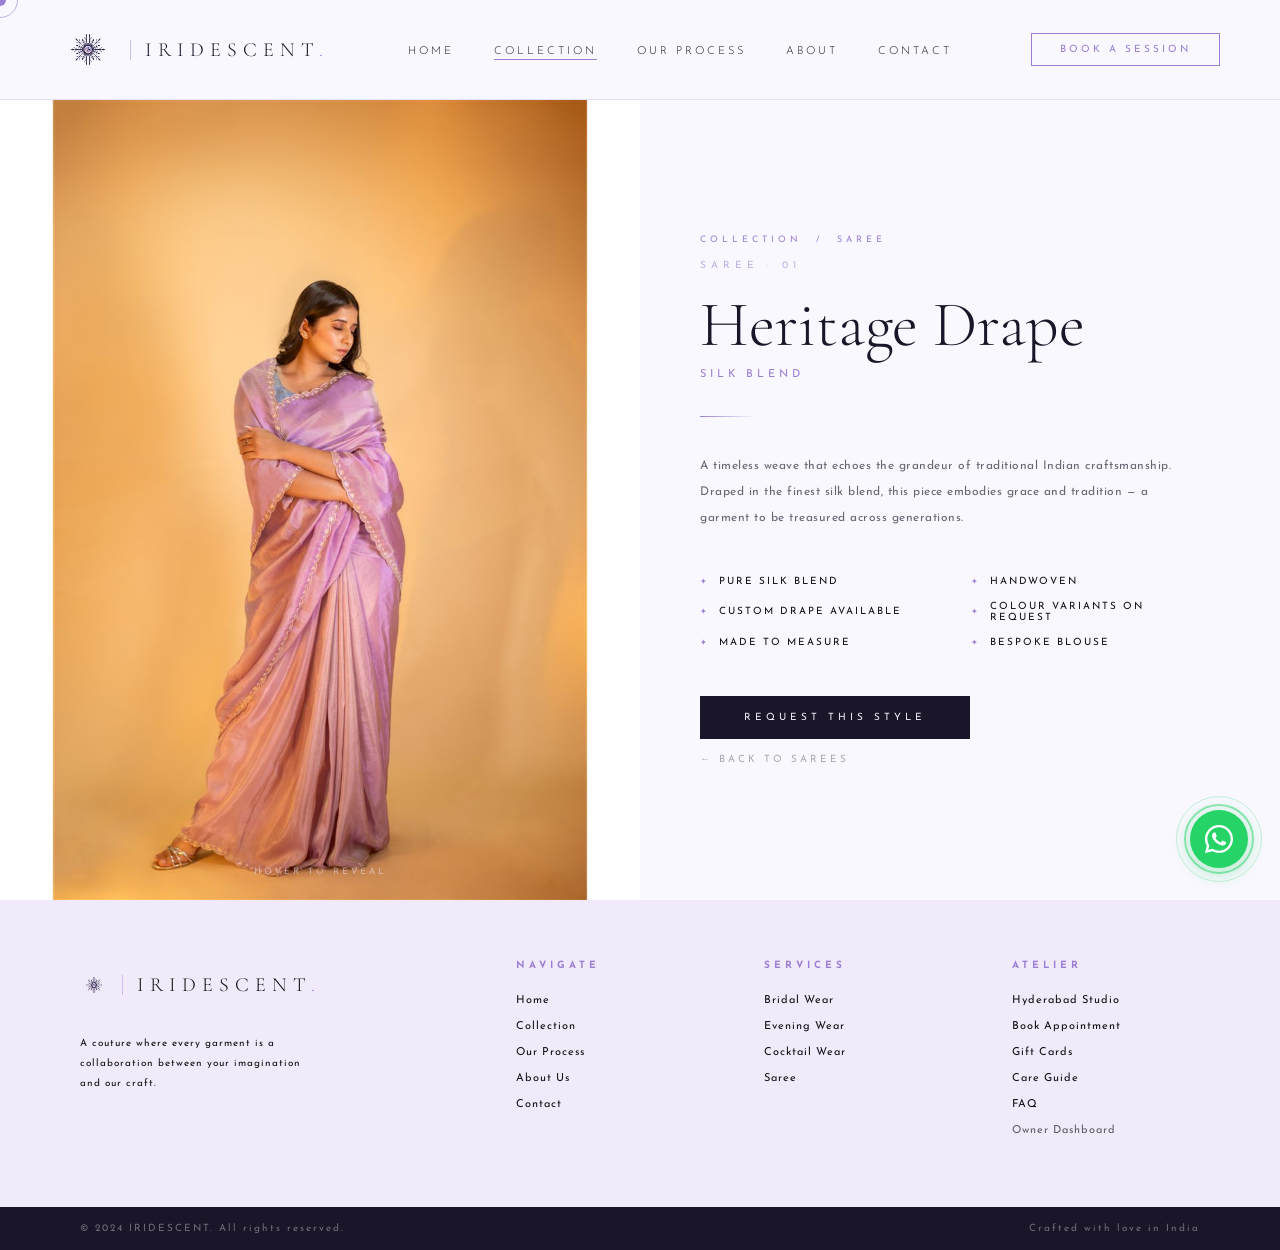
<file: saree-detail.html>
<!DOCTYPE html>
<html lang="en">

<head>
  <meta charset="UTF-8" />
  <meta name="viewport" content="width=device-width, initial-scale=1.0" />
  <title>Saree Detail — IRIDESCENT</title>
  <link
    href="https://fonts.googleapis.com/css2?family=Cormorant+Garamond:ital,wght@0,300;0,400;0,600;1,300;1,400&family=Josefin+Sans:wght@200;300;400&display=swap"
    rel="stylesheet" />
  <style>
    *,
    *::before,
    *::after {
      margin: 0;
      padding: 0;
      box-sizing: border-box;
    }

    :root {
      --cream: #f0eafa;
      --warm-white: #faf8ff;
      --charcoal: #1a1528;
      --gold: #9b7fd4;
      --gold-light: #d4b8f5;
      --blush: #e0c8f5;
      --deep: #1e1030;
      --mid: #111111;
    }

    body {
      font-family: 'Josefin Sans', sans-serif;
      background: var(--warm-white);
      color: var(--charcoal);
      overflow-x: hidden;
      cursor: none;
    }

    /* ── CURSOR ── */
    .cursor {
      width: 12px;
      height: 12px;
      background: var(--gold);
      border-radius: 50%;
      position: fixed;
      top: 0;
      left: 0;
      pointer-events: none;
      z-index: 9999;
      transform: translate(-50%, -50%);
      transition: transform 0.1s ease, width 0.3s, height 0.3s;
    }

    .cursor-ring {
      width: 36px;
      height: 36px;
      border: 1px solid var(--gold);
      border-radius: 50%;
      position: fixed;
      top: 0;
      left: 0;
      pointer-events: none;
      z-index: 9998;
      transform: translate(-50%, -50%);
      transition: all 0.15s ease;
      opacity: 0.6;
    }

    /* ── NAV ── */
    nav {
      position: fixed;
      top: 0;
      left: 0;
      right: 0;
      z-index: 1000;
      display: flex;
      align-items: center;
      justify-content: space-between;
      padding: 0 60px;
      height: 100px;
      background: rgba(250, 248, 255, 0.92);
      backdrop-filter: blur(12px);
      border-bottom: 1px solid rgba(155, 127, 212, 0.2);
    }

    .nav-logo {
      text-decoration: none;
      display: inline-flex;
      align-items: center;
      align-self: stretch;
    }

    .nav-logo img {
      height: 100%;
      width: auto;
      object-fit: contain;
      display: block;
    }

    .nav-logo-text {
      font-family: 'Cormorant Garamond', serif;
      font-size: 20px;
      font-weight: 300;
      letter-spacing: 6px;
      text-transform: uppercase;
      color: var(--charcoal);
      margin-left: 14px;
      padding-left: 14px;
      border-left: 1px solid rgba(155, 127, 212, 0.5);
      line-height: 1;
      transition: color 0.3s;
    }

    .nav-logo-text span {
      color: var(--gold);
    }

    .nav-links {
      display: flex;
      gap: 40px;
      list-style: none;
    }

    .nav-links a {
      text-decoration: none;
      font-size: 11px;
      font-weight: 300;
      letter-spacing: 3px;
      text-transform: uppercase;
      color: var(--mid);
      position: relative;
      transition: color 0.3s;
    }

    .nav-links a::after {
      content: '';
      position: absolute;
      bottom: -3px;
      left: 0;
      width: 0;
      height: 1px;
      background: var(--gold);
      transition: width 0.3s;
    }

    .nav-links a:hover,
    .nav-links a.active {
      color: var(--charcoal);
    }

    .nav-links a:hover::after,
    .nav-links a.active::after {
      width: 100%;
    }

    .nav-cta {
      font-size: 10px;
      letter-spacing: 3px;
      text-transform: uppercase;
      padding: 10px 28px;
      border: 1px solid var(--gold);
      color: var(--gold);
      text-decoration: none;
      transition: all 0.3s;
    }

    .nav-cta:hover {
      background: var(--gold);
      color: white;
    }

    .nav-burger {
      display: none;
      background: none;
      border: none;
      cursor: pointer;
      font-size: 22px;
      color: var(--charcoal);
    }

    /* ── DETAIL LAYOUT ── */
    .detail-section {
      min-height: 100vh;
      padding-top: 100px;
      display: grid;
      grid-template-columns: 1fr 1fr;
    }

    /* LEFT: image panel */
    .detail-gallery {
      position: sticky;
      top: 100px;
      height: calc(100vh - 100px);
      overflow: hidden;
      background: #ffffff;
    }

    .detail-img {
      width: 100%;
      height: 100%;
      object-fit: contain;
      position: absolute;
      inset: 0;
      transition: opacity 0.7s ease;
      will-change: opacity;
    }

    .detail-img-main {
      opacity: 1;
    }

    .detail-img-hover {
      opacity: 0;
    }

    .detail-gallery:hover .detail-img-hover {
      opacity: 1;
    }

    .detail-gallery:hover .detail-img-main {
      opacity: 0;
    }

    .gallery-hint {
      position: absolute;
      bottom: 24px;
      left: 50%;
      transform: translateX(-50%);
      font-size: 9px;
      letter-spacing: 3px;
      text-transform: uppercase;
      color: rgba(240, 234, 250, 0.5);
      z-index: 2;
      pointer-events: none;
    }

    /* RIGHT: info panel */
    .detail-info {
      padding: 80px 70px 80px 60px;
      display: flex;
      flex-direction: column;
      justify-content: center;
      background: var(--warm-white);
    }

    .detail-breadcrumb {
      font-size: 9px;
      letter-spacing: 4px;
      text-transform: uppercase;
      color: var(--gold);
      margin-bottom: 16px;
    }

    .detail-breadcrumb a {
      color: inherit;
      text-decoration: none;
    }

    .detail-breadcrumb a:hover {
      text-decoration: underline;
    }

    .detail-tag {
      font-size: 10px;
      letter-spacing: 5px;
      text-transform: uppercase;
      color: rgba(155, 127, 212, 0.6);
      margin-bottom: 20px;
    }

    .detail-name {
      font-family: 'Cormorant Garamond', serif;
      font-size: clamp(42px, 5vw, 68px);
      font-weight: 300;
      color: var(--charcoal);
      line-height: 1.05;
      margin-bottom: 10px;
    }

    .detail-fabric {
      font-size: 11px;
      letter-spacing: 4px;
      text-transform: uppercase;
      color: var(--gold);
      margin-bottom: 36px;
    }

    .detail-divider {
      width: 56px;
      height: 1px;
      background: linear-gradient(to right, var(--gold), transparent);
      margin-bottom: 36px;
    }

    .detail-desc {
      font-size: 12px;
      letter-spacing: 0.5px;
      line-height: 2.2;
      color: rgba(26, 21, 40, 0.65);
      max-width: 480px;
      margin-bottom: 44px;
    }

    .detail-specs {
      list-style: none;
      margin-bottom: 48px;
      display: grid;
      grid-template-columns: 1fr 1fr;
      gap: 14px 32px;
    }

    .detail-specs li {
      font-size: 10px;
      letter-spacing: 2px;
      text-transform: uppercase;
      color: var(--mid);
      display: flex;
      align-items: center;
      gap: 10px;
    }

    .detail-specs li::before {
      content: '✦';
      color: var(--gold);
      font-size: 8px;
      flex-shrink: 0;
    }

    .detail-cta {
      display: inline-block;
      padding: 16px 44px;
      background: var(--charcoal);
      color: var(--cream);
      text-decoration: none;
      font-size: 10px;
      letter-spacing: 4px;
      text-transform: uppercase;
      transition: background 0.3s, color 0.3s;
      align-self: flex-start;
      margin-bottom: 14px;
    }

    .detail-cta:hover {
      background: var(--gold);
    }

    /* ── FLOATING WHATSAPP BUTTON ── */
    .wa-float {
      position: fixed;
      bottom: 32px;
      right: 32px;
      z-index: 8000;
      display: flex;
      align-items: center;
      gap: 0;
      text-decoration: none;
    }

    .wa-float-tooltip {
      background: #1a1528;
      color: #f0eafa;
      font-size: 10px;
      letter-spacing: 2px;
      text-transform: uppercase;
      padding: 10px 18px;
      white-space: nowrap;
      border-radius: 2px;
      opacity: 0;
      transform: translateX(10px);
      transition: opacity 0.3s ease, transform 0.3s ease;
      pointer-events: none;
      margin-right: 12px;
    }

    .wa-float:hover .wa-float-tooltip {
      opacity: 1;
      transform: translateX(0);
    }

    .wa-float-btn {
      width: 58px;
      height: 58px;
      border-radius: 50%;
      background: #25D366;
      display: flex;
      align-items: center;
      justify-content: center;
      box-shadow: 0 4px 20px rgba(37, 211, 102, 0.4);
      transition: transform 0.3s ease, box-shadow 0.3s ease;
      flex-shrink: 0;
      position: relative;
    }

    .wa-float-btn::before {
      content: '';
      position: absolute;
      inset: -6px;
      border-radius: 50%;
      border: 2px solid rgba(37, 211, 102, 0.5);
      animation: wa-pulse 2s ease-out infinite;
    }

    .wa-float-btn::after {
      content: '';
      position: absolute;
      inset: -14px;
      border-radius: 50%;
      border: 1.5px solid rgba(37, 211, 102, 0.25);
      animation: wa-pulse 2s ease-out infinite 0.6s;
    }

    @keyframes wa-pulse {
      0% {
        opacity: 1;
        transform: scale(1);
      }

      100% {
        opacity: 0;
        transform: scale(1.5);
      }
    }

    .wa-float:hover .wa-float-btn {
      transform: scale(1.08);
      box-shadow: 0 6px 28px rgba(37, 211, 102, 0.55);
    }

    .wa-float-btn svg {
      width: 28px;
      height: 28px;
      fill: white;
    }

    .detail-back {
      font-size: 10px;
      letter-spacing: 3px;
      text-transform: uppercase;
      color: rgba(26, 21, 40, 0.35);
      text-decoration: none;
      transition: color 0.3s;
    }

    .detail-back:hover {
      color: var(--gold);
    }

    /* ── FOOTER ── */
    footer {
      background: var(--cream);
      padding: 60px 80px;
      display: grid;
      grid-template-columns: 2fr 1fr 1fr 1fr;
      gap: 60px;
    }

    .footer-brand .nav-logo img {
      height: 50px;
    }

    .footer-brand p {
      margin-top: 20px;
      font-size: 10px;
      letter-spacing: 1px;
      line-height: 2;
      color: #111;
      max-width: 240px;
    }

    .footer-col h4 {
      font-size: 10px;
      letter-spacing: 4px;
      text-transform: uppercase;
      color: var(--gold);
      margin-bottom: 20px;
    }

    .footer-col ul {
      list-style: none;
    }

    .footer-col li {
      margin-bottom: 10px;
    }

    .footer-col a {
      font-size: 11px;
      letter-spacing: 1px;
      color: #111;
      text-decoration: none;
      transition: color 0.3s;
    }

    .footer-col a:hover {
      color: var(--gold);
    }

    .footer-brand .nav-logo-text {
      color: #111;
      border-left-color: rgba(155, 127, 212, 0.4);
    }

    .footer-bottom {
      background: var(--charcoal);
      color: rgba(240, 234, 250, 0.4);
      padding: 16px 80px;
      font-size: 10px;
      letter-spacing: 2px;
      display: flex;
      justify-content: space-between;
    }

    /* ── MOBILE ── */
    @media (max-width: 768px) {
      nav {
        padding: 0 20px;
      }

      .nav-links,
      .nav-cta {
        display: none;
      }

      .nav-burger {
        display: block;
      }

      .nav-links.open {
        display: flex;
        flex-direction: column;
        position: fixed;
        top: 100px;
        left: 0;
        right: 0;
        background: rgba(250, 248, 255, 0.98);
        padding: 24px 28px;
        gap: 24px;
        z-index: 999;
      }

      .detail-section {
        grid-template-columns: 1fr;
      }

      .detail-gallery {
        position: relative;
        height: 70vw;
        top: 0;
      }

      .detail-info {
        padding: 48px 28px;
      }

      footer {
        grid-template-columns: 1fr;
        padding: 40px 24px;
        gap: 32px;
      }

      .footer-bottom {
        padding: 16px 24px;
        flex-direction: column;
        gap: 4px;
        text-align: center;
      }
    }
  </style>
  <link rel="stylesheet" href="responsive.css" />
</head>

<body>
  <div class="cursor" id="cursor"></div>
  <div class="cursor-ring" id="cursorRing"></div>

  <!-- FLOATING WHATSAPP -->
  <a href="https://wa.me/8333907123" class="wa-float" target="_blank" rel="noopener" title="Chat on WhatsApp">
    <span class="wa-float-tooltip">Chat on WhatsApp</span>
    <span class="wa-float-btn">
      <svg viewBox="0 0 24 24" xmlns="http://www.w3.org/2000/svg">
        <path
          d="M17.472 14.382c-.297-.149-1.758-.867-2.03-.967-.273-.099-.471-.148-.67.15-.197.297-.767.966-.94 1.164-.173.199-.347.223-.644.075-.297-.15-1.255-.463-2.39-1.475-.883-.788-1.48-1.761-1.653-2.059-.173-.297-.018-.458.13-.606.134-.133.298-.347.446-.52.149-.174.198-.298.298-.497.099-.198.05-.371-.025-.52-.075-.149-.669-1.612-.916-2.207-.242-.579-.487-.5-.669-.51-.173-.008-.371-.01-.57-.01-.198 0-.52.074-.792.372-.272.297-1.04 1.016-1.04 2.479 0 1.462 1.065 2.875 1.213 3.074.149.198 2.096 3.2 5.077 4.487.709.306 1.262.489 1.694.625.712.227 1.36.195 1.871.118.571-.085 1.758-.719 2.006-1.413.248-.694.248-1.289.173-1.413-.074-.124-.272-.198-.57-.347z" />
        <path
          d="M12 0C5.373 0 0 5.373 0 12c0 2.126.555 4.122 1.526 5.855L0 24l6.335-1.502A11.934 11.934 0 0012 24c6.627 0 12-5.373 12-12S18.627 0 12 0zm0 22c-1.853 0-3.587-.5-5.089-1.375l-.361-.214-3.761.893.952-3.665-.235-.374A9.96 9.96 0 012 12C2 6.477 6.477 2 12 2s10 4.477 10 10-4.477 10-10 10z" />
      </svg>
    </span>
  </a>

  <nav>
    <a href="index.html" class="nav-logo"><img src="Photos/Logo.png" alt="IRIDESCENT Boutique" /><span
        class="nav-logo-text">IRIDESCENT<span>.</span></span></a>
    <ul class="nav-links" id="navLinks">
      <li><a href="index.html">Home</a></li>
      <li><a href="collection.html" class="active">Collection</a></li>
      <li><a href="process.html">Our Process</a></li>
      <li><a href="about.html">About</a></li>
      <li><a href="contact.html">Contact</a></li>
    </ul>
    <a href="contact.html" class="nav-cta">Book a Session</a>
    <button class="nav-burger" id="navBurger" onclick="toggleNav()" aria-label="Toggle menu">☰</button>
  </nav>

  <!-- DETAIL -->
  <div class="detail-section">
    <div class="detail-gallery" id="gallery">
      <img class="detail-img detail-img-main" id="imgMain" src="" alt="" />
      <img class="detail-img detail-img-hover" id="imgHover" src="" alt="" />
      <span class="gallery-hint">Hover to reveal</span>
    </div>
    <div class="detail-info">
      <p class="detail-breadcrumb"><a href="collection.html">Collection</a> &nbsp;/&nbsp; Saree</p>
      <p class="detail-tag" id="detailTag"></p>
      <h1 class="detail-name" id="detailName"></h1>
      <p class="detail-fabric" id="detailFabric"></p>
      <div class="detail-divider"></div>
      <p class="detail-desc" id="detailDesc"></p>
      <ul class="detail-specs" id="detailSpecs"></ul>
      <a href="contact.html" class="detail-cta">Request This Style</a>
      <a href="collection.html?cat=saree" class="detail-back">← Back to Sarees</a>
    </div>
  </div>

  <!-- FOOTER -->
  <footer>
    <div class="footer-brand">
      <a href="index.html" class="nav-logo"><img src="Photos/Logo.png" alt="IRIDESCENT Boutique" /><span
          class="nav-logo-text">IRIDESCENT<span>.</span></span></a>
      <p>A couture where every garment is a collaboration between your imagination and our craft.</p>
    </div>
    <div class="footer-col">
      <h4>Navigate</h4>
      <ul>
        <li><a href="index.html">Home</a></li>
        <li><a href="collection.html">Collection</a></li>
        <li><a href="process.html">Our Process</a></li>
        <li><a href="about.html">About Us</a></li>
        <li><a href="contact.html">Contact</a></li>
      </ul>
    </div>
    <div class="footer-col">
      <h4>Services</h4>
      <ul>
        <li><a href="collection.html?cat=bridal">Bridal Wear</a></li>
        <li><a href="collection.html?cat=evening">Evening Wear</a></li>
        <li><a href="collection.html?cat=cocktail">Cocktail Wear</a></li>
        <li><a href="collection.html?cat=saree">Saree</a></li>
      </ul>
    </div>
    <div class="footer-col">
      <h4>Atelier</h4>
      <ul>
        <li><a href="contact.html#studio">Hyderabad Studio</a></li>
        <li><a href="contact.html">Book Appointment</a></li>
        <li><a href="contact.html">Gift Cards</a></li>
        <li><a href="process.html">Care Guide</a></li>
        <li><a href="process.html#faq">FAQ</a></li>
        <li><a href="dashboard.html" style="opacity: 0.65;">Owner Dashboard</a></li>
      </ul>
    </div>
  </footer>
  <div class="footer-bottom">
    <span>© 2024 IRIDESCENT. All rights reserved.</span>
    <span>Crafted with love in India</span>
  </div>

  <script>
    /* ── SAREE DATA ── */
    const sarees = {
      1: {
        name: 'Heritage Drape',
        fabric: 'Silk Blend',
        tag: 'Saree · 01',
        img1: 'Photos/Saree/1.1.JPG',
        img2: 'Photos/Saree/1.2.JPG',
        desc: 'A timeless weave that echoes the grandeur of traditional Indian craftsmanship. Draped in the finest silk blend, this piece embodies grace and tradition — a garment to be treasured across generations.',
        specs: ['Pure Silk Blend', 'Handwoven', 'Custom drape available', 'Colour variants on request', 'Made to measure', 'Bespoke blouse']
      },
      2: {
        name: 'Silk Reverie',
        fabric: 'Pure Silk',
        tag: 'Saree · 02',
        img1: 'Photos/Saree/2.1.JPG',
        img2: 'Photos/Saree/2.2.JPG',
        desc: 'Soft as a dream, rich as heritage. Our Silk Reverie saree is woven from the finest mulberry silk, offering an ethereal drape that moves with effortless elegance at every step.',
        specs: ['100% Mulberry Silk', 'Hand-finished borders', 'Blouse fabric included', 'Made to measure', 'Dry clean only', 'Bespoke lining']
      },
      3: {
        name: 'Moonlit Weave',
        fabric: 'Chanderi',
        tag: 'Saree · 03',
        img1: 'Photos/Saree/3.1.JPG',
        img2: 'Photos/Saree/3.2.JPG',
        desc: 'Gossamer-light Chanderi fabric catches every glimmer of light, creating an almost ethereal shimmer as you move. A perfect blend of tradition and contemporary grace for the modern woman.',
        specs: ['Chanderi Silk-Cotton', 'Zari border detail', 'Lightweight & breathable', 'Custom length available', 'Hand-embroidered motifs', 'Occasion wear']
      },
      4: {
        name: 'Golden Bloom',
        fabric: 'Kanjivaram',
        tag: 'Saree · 04',
        img1: 'Photos/Saree/4.1.JPG',
        img2: 'Photos/Saree/4.2.JPG',
        desc: 'Steeped in centuries of weaving tradition, the Golden Bloom Kanjivaram is a celebration of South Indian artisanship. Heavy silk threads interlace to create a piece built to last a lifetime.',
        specs: ['Authentic Kanjivaram Silk', 'Zari gold border', 'Temple motif detail', 'Heirloom quality', 'Bridal grade', 'Custom colour']
      },
      5: {
        name: 'Twilight Zari',
        fabric: 'Zari Weave',
        tag: 'Saree · 05',
        img1: 'Photos/Saree/5.1.JPG',
        img2: 'Photos/Saree/5.2.JPG',
        desc: 'Where craft meets artistry. The Twilight Zari features intricate metallic thread work that catches the light beautifully, creating a garment that glows with quiet opulence from dusk till dawn.',
        specs: ['Pure Zari Thread Work', 'Hand-embroidered motifs', 'Rich pallu design', 'Occasion wear', 'Gold & silver tones', 'Made to order']
      },
      6: {
        name: 'Pearl Banaras',
        fabric: 'Banarasi Silk',
        tag: 'Saree · 06',
        img1: 'Photos/Saree/6.1.jpg',
        img2: 'Photos/Saree/6.2.JPG',
        desc: 'Born from the looms of Varanasi, the Pearl Banaras is a symphony of intricate brocade work and lustrous silk. A bridal-worthy masterpiece that honours tradition while feeling entirely contemporary.',
        specs: ['Banarasi Pure Silk', 'Brocade weave throughout', 'Gold & silver zari', 'Made to order', 'Blouse included', 'Dry clean only']
      }
    };

    /* ── POPULATE PAGE ── */
    const params = new URLSearchParams(window.location.search);
    const id = parseInt(params.get('id')) || 1;
    const s = sarees[id] || sarees[1];

    document.title = s.name + ' — IRIDESCENT Saree';
    document.getElementById('imgMain').src = s.img1;
    document.getElementById('imgMain').alt = s.name;
    document.getElementById('imgHover').src = s.img2;
    document.getElementById('imgHover').alt = s.name + ' – detail';
    document.getElementById('detailTag').textContent = s.tag;
    document.getElementById('detailName').textContent = s.name;
    document.getElementById('detailFabric').textContent = s.fabric;
    document.getElementById('detailDesc').textContent = s.desc;
    document.getElementById('detailSpecs').innerHTML = s.specs.map(sp => `<li>${sp}</li>`).join('');

    /* ── NAV TOGGLE ── */
    function toggleNav() {
      const links = document.getElementById('navLinks');
      const burger = document.getElementById('navBurger');
      const isOpen = links.classList.toggle('open');
      burger.textContent = isOpen ? '✕' : '☰';
    }
    document.querySelectorAll('.nav-links a').forEach(a => a.addEventListener('click', () => {
      document.getElementById('navLinks').classList.remove('open');
      document.getElementById('navBurger').textContent = '☰';
    }));

    /* ── CURSOR ── */
    const cursor = document.getElementById('cursor');
    const ring = document.getElementById('cursorRing');
    document.addEventListener('mousemove', e => {
      cursor.style.left = e.clientX + 'px'; cursor.style.top = e.clientY + 'px';
      setTimeout(() => { ring.style.left = e.clientX + 'px'; ring.style.top = e.clientY + 'px'; }, 80);
    });
  </script>
  <!-- Client-Side Analytics Tracker -->
  <script src="analytics.js"></script>
</body>

</html>
</file>
<file: responsive.css>
/* ============================================================
   IRIDESCENT — Shared Responsive Stylesheet
   Hamburger ≤ 900px  |  Tablet ≤ 1024px  |  Desktop > 900px
   ============================================================ */

/* Hide custom cursor on touch devices */
@media (pointer: coarse) {

  .cursor,
  .cursor-ring {
    display: none !important;
  }

  body {
    cursor: auto !important;
  }
}

/* ── HAMBURGER BUTTON (hidden on desktop) ─────────────────── */
.nav-burger {
  display: none;
  background: none;
  border: 1px solid rgba(155, 127, 212, 0.45);
  padding: 6px 13px;
  font-size: 19px;
  color: var(--charcoal, #1a1528);
  cursor: pointer;
  line-height: 1;
  transition: all 0.2s;
  font-family: inherit;
}

.nav-burger:hover {
  border-color: var(--gold, #9b7fd4);
  color: var(--gold, #9b7fd4);
}

/* ── NAV: TABLET (≤ 1024px, > 900px) — reduce padding only ── */
@media (max-width: 1024px) and (min-width: 901px) {
  nav {
    padding: 20px 40px !important;
  }

  .nav-links {
    gap: 24px !important;
  }

  .nav-cta {
    display: none !important;
  }
}

/* ── NAV: HAMBURGER (≤ 900px) ────────────────────────────── */
@media (max-width: 900px) {
  nav {
    padding: 18px 24px !important;
    z-index: 1060 !important;
  }

  .nav-burger {
    display: block;
  }

  .nav-cta {
    display: none !important;
  }

  /* Dropdown panel below navbar */
  .nav-links {
    display: none;
    position: fixed;
    top: 0;
    left: 0;
    right: 0;
    background: linear-gradient(160deg, #1e1030 0%, #2d1a50 100%);
    backdrop-filter: blur(20px);
    -webkit-backdrop-filter: blur(20px);
    flex-direction: column;
    align-items: center;
    justify-content: center;
    gap: 28px;
    z-index: 1040;
    list-style: none;
    padding: 100px 40px 40px;
    box-shadow: 0 12px 40px rgba(0, 0, 0, 0.5);
    border-bottom: 1px solid rgba(155, 127, 212, 0.2);
  }

  .nav-links.open {
    display: flex;
    animation: menuSlideDown 0.35s cubic-bezier(0.16, 1, 0.3, 1) forwards;
  }

  @keyframes menuSlideDown {
    from {
      opacity: 0;
      transform: translateY(-20px);
    }

    to {
      opacity: 1;
      transform: translateY(0);
    }
  }

  .nav-links a {
    font-size: 13px !important;
    letter-spacing: 5px;
    color: rgba(240, 234, 250, 0.8) !important;
    transition: color 0.2s, letter-spacing 0.2s !important;
  }

  .nav-links a:hover,
  .nav-links a.active {
    color: #9b7fd4 !important;
    letter-spacing: 7px !important;
  }

  .nav-links a::after {
    background: #9b7fd4 !important;
  }
}

/* ── FOOTER: TABLET ───────────────────────────────────────── */
@media (max-width: 1024px) {
  footer {
    grid-template-columns: 1fr 1fr !important;
    padding: 50px 40px !important;
    gap: 40px !important;
  }

  .footer-bottom {
    padding: 20px 40px !important;
  }
}

/* ── FOOTER: MOBILE ───────────────────────────────────────── */
@media (max-width: 768px) {
  footer {
    grid-template-columns: 1fr !important;
    padding: 40px 24px !important;
    gap: 32px !important;
  }

  .footer-bottom {
    padding: 20px 24px !important;
    flex-direction: column;
    gap: 6px;
    text-align: center;
  }
}

/* ── PROCESS TIMELINE: MOBILE ─────────────────────────────── */
@media (max-width: 768px) {
  .timeline::before {
    display: none;
  }

  .timeline-section {
    padding: 60px 24px !important;
  }

  .tl-item {
    display: flex !important;
    flex-direction: column !important;
    margin-bottom: 40px !important;
  }

  .tl-empty {
    display: none !important;
  }

  .tl-center {
    order: -1;
    padding-top: 0 !important;
    padding-bottom: 16px;
    justify-content: flex-start !important;
  }

  .tl-content {
    width: 100%;
  }
}

/* ── FOUNDER SPOTLIGHT: MOBILE ────────────────────────────── */
@media (max-width: 768px) {
  .founder-spotlight {
    grid-template-columns: 1fr !important;
  }

  .founder-photo {
    min-height: 280px;
  }

  /* Switch overlay from left-right blend to top-bottom fade */
  .founder-photo::after {
    background: linear-gradient(to bottom, transparent 40%, var(--deep, #1e1030) 100%) !important;
  }

  .founder-info {
    padding: 48px 28px !important;
  }

  .founder-info::before {
    font-size: 80px !important;
    top: 16px !important;
    right: 24px !important;
  }

  .founder-name {
    font-size: clamp(32px, 8vw, 44px) !important;
  }
}
</file>
